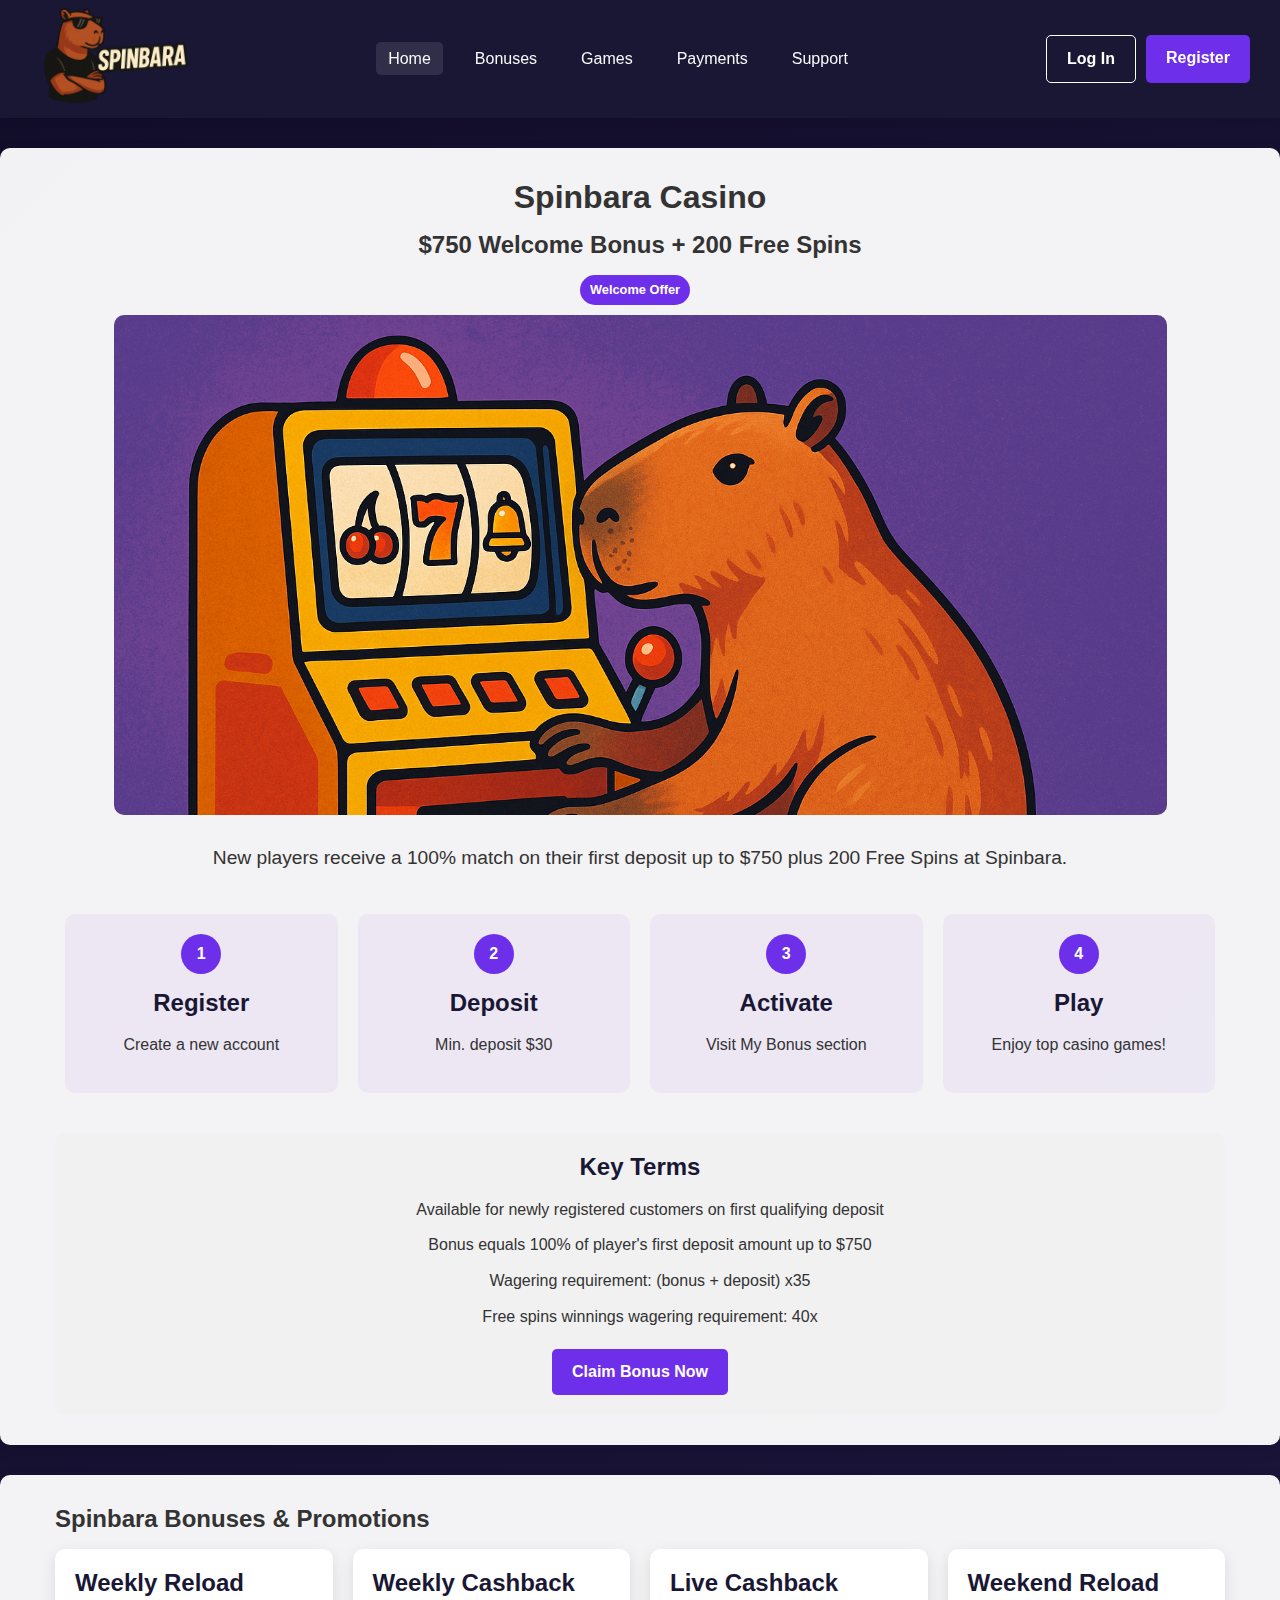
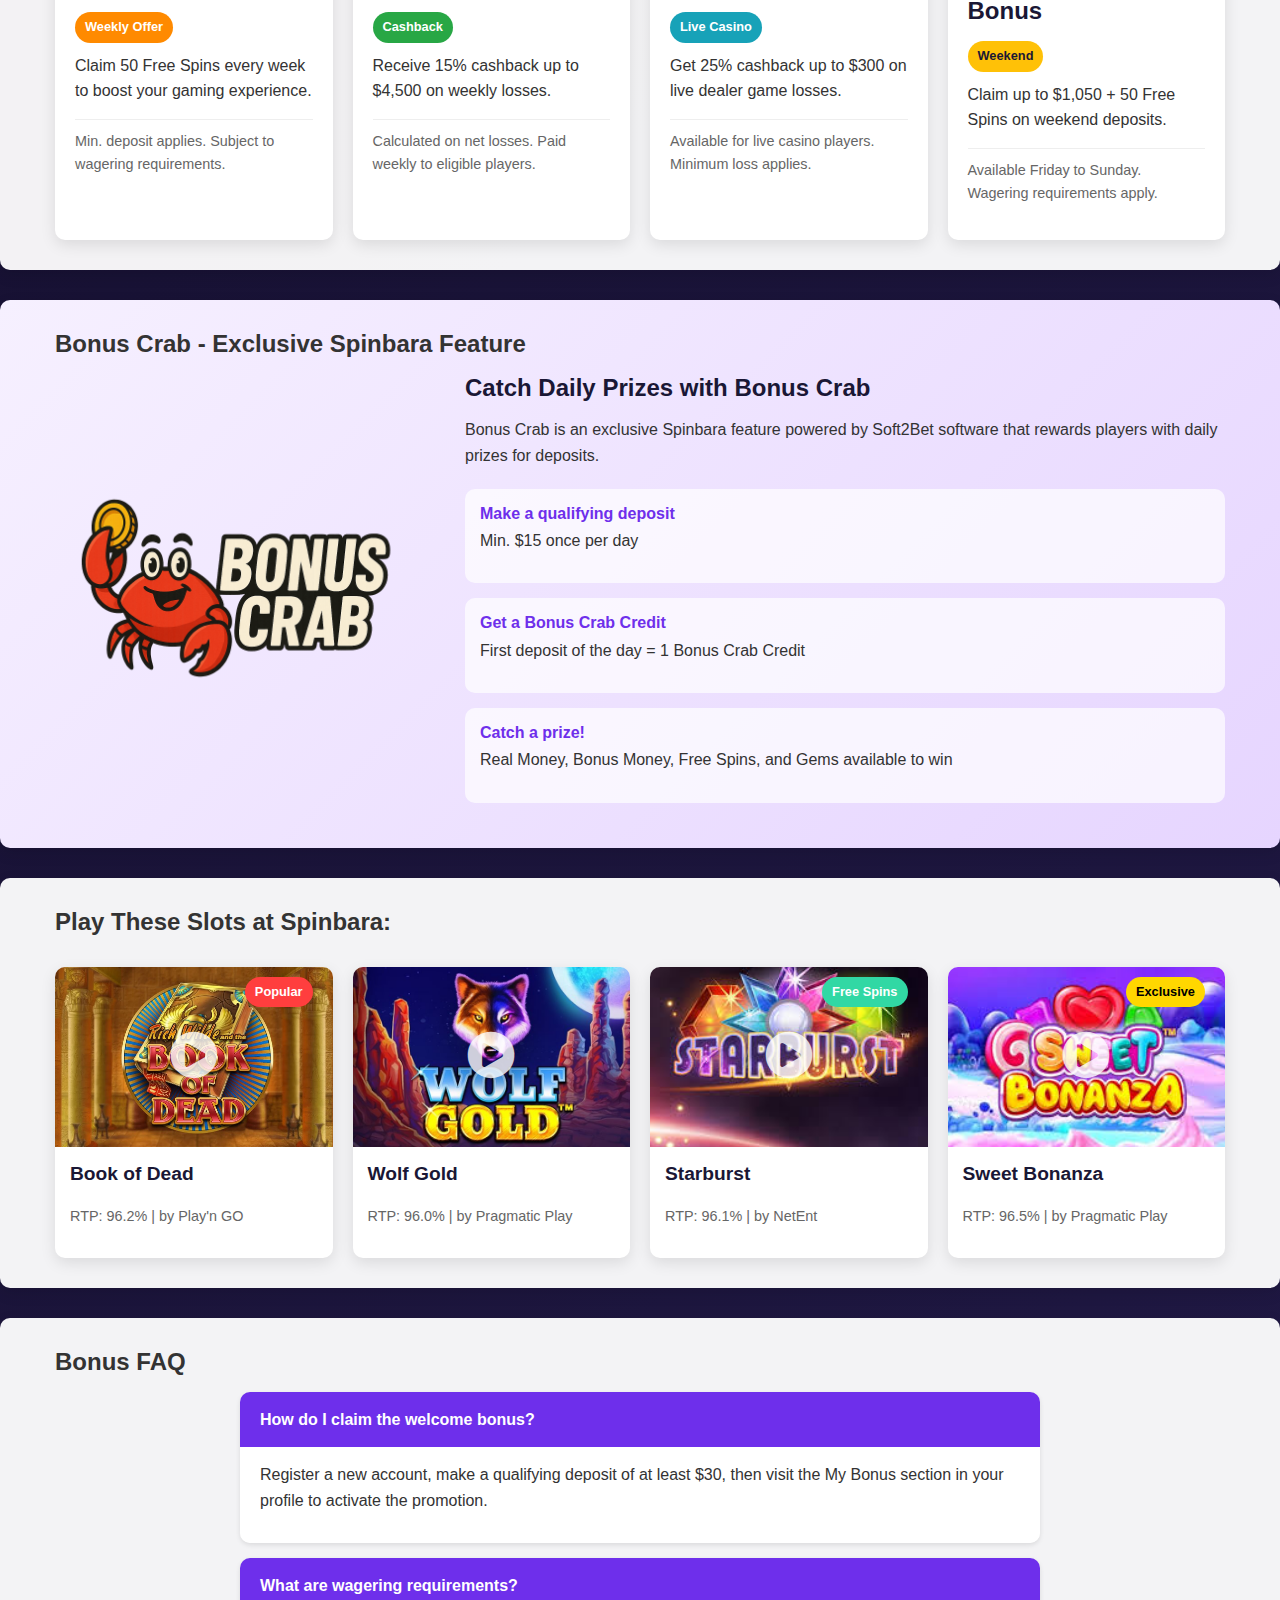
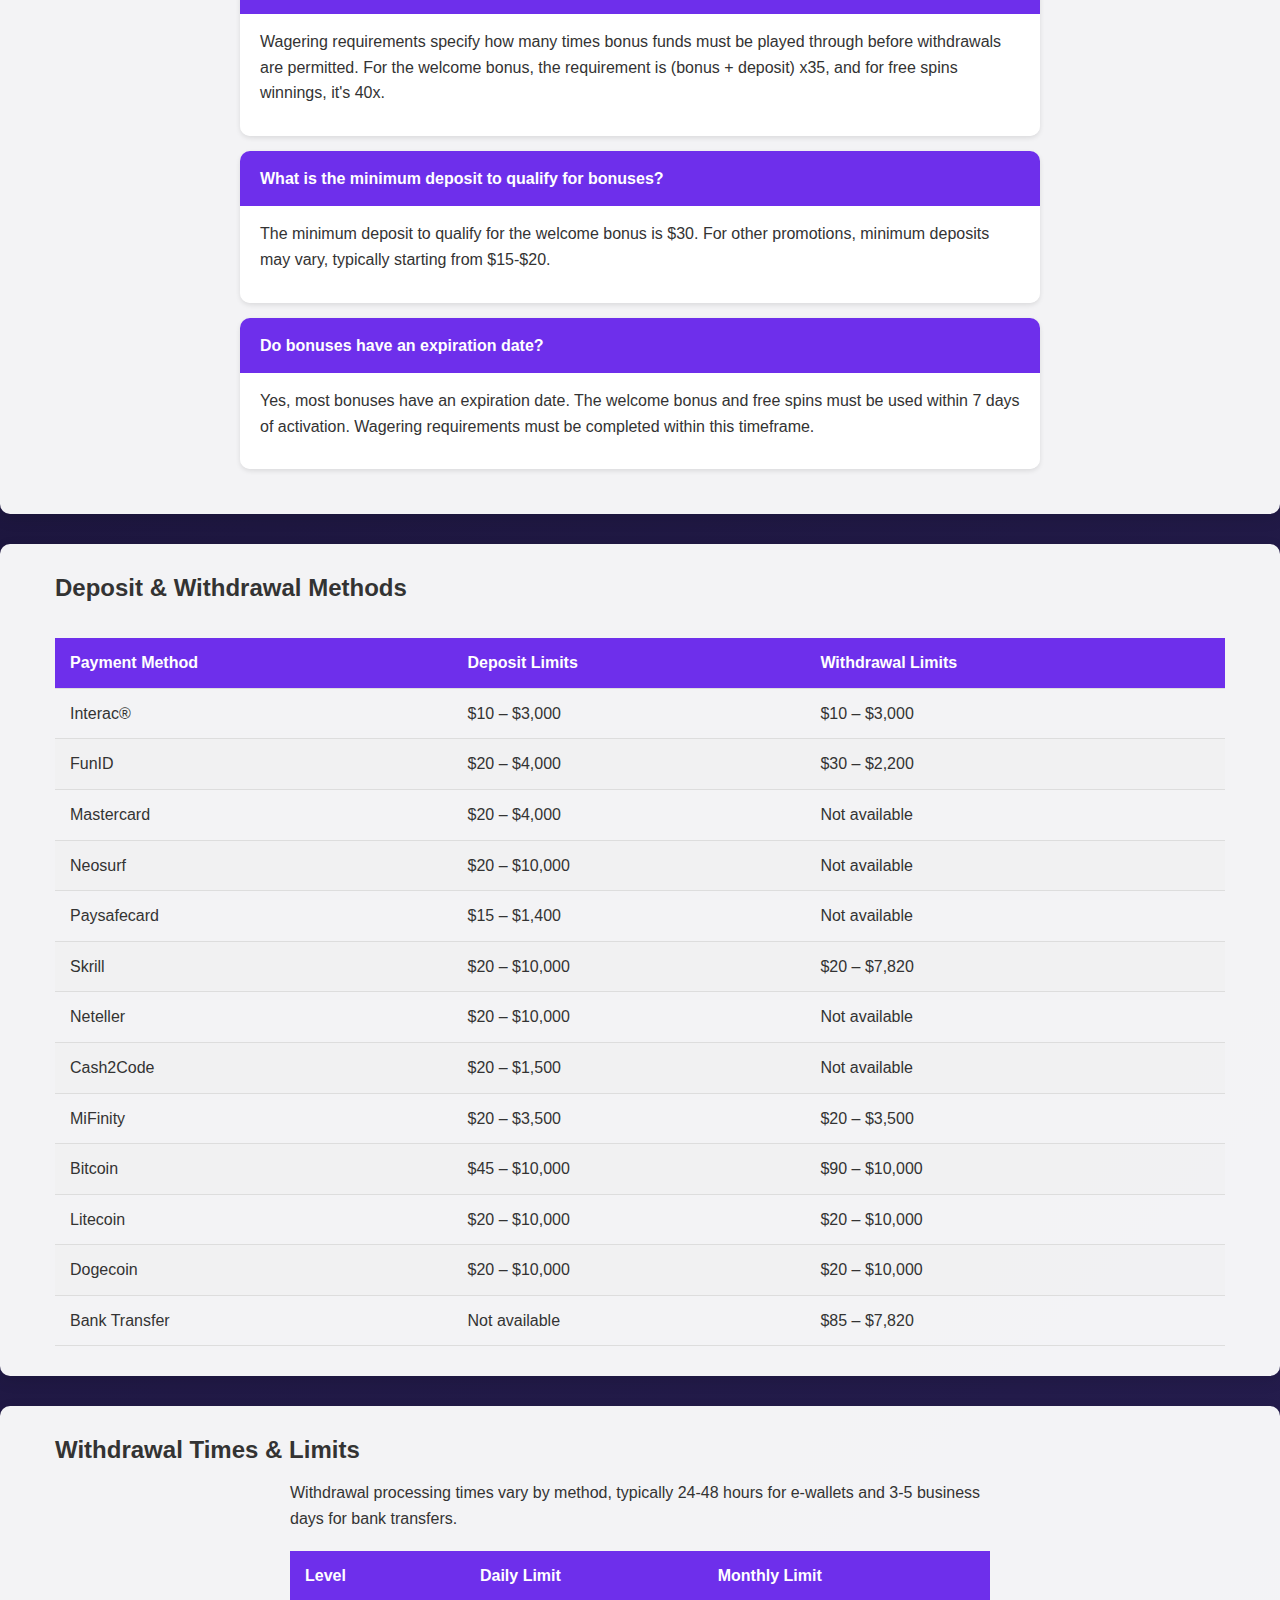
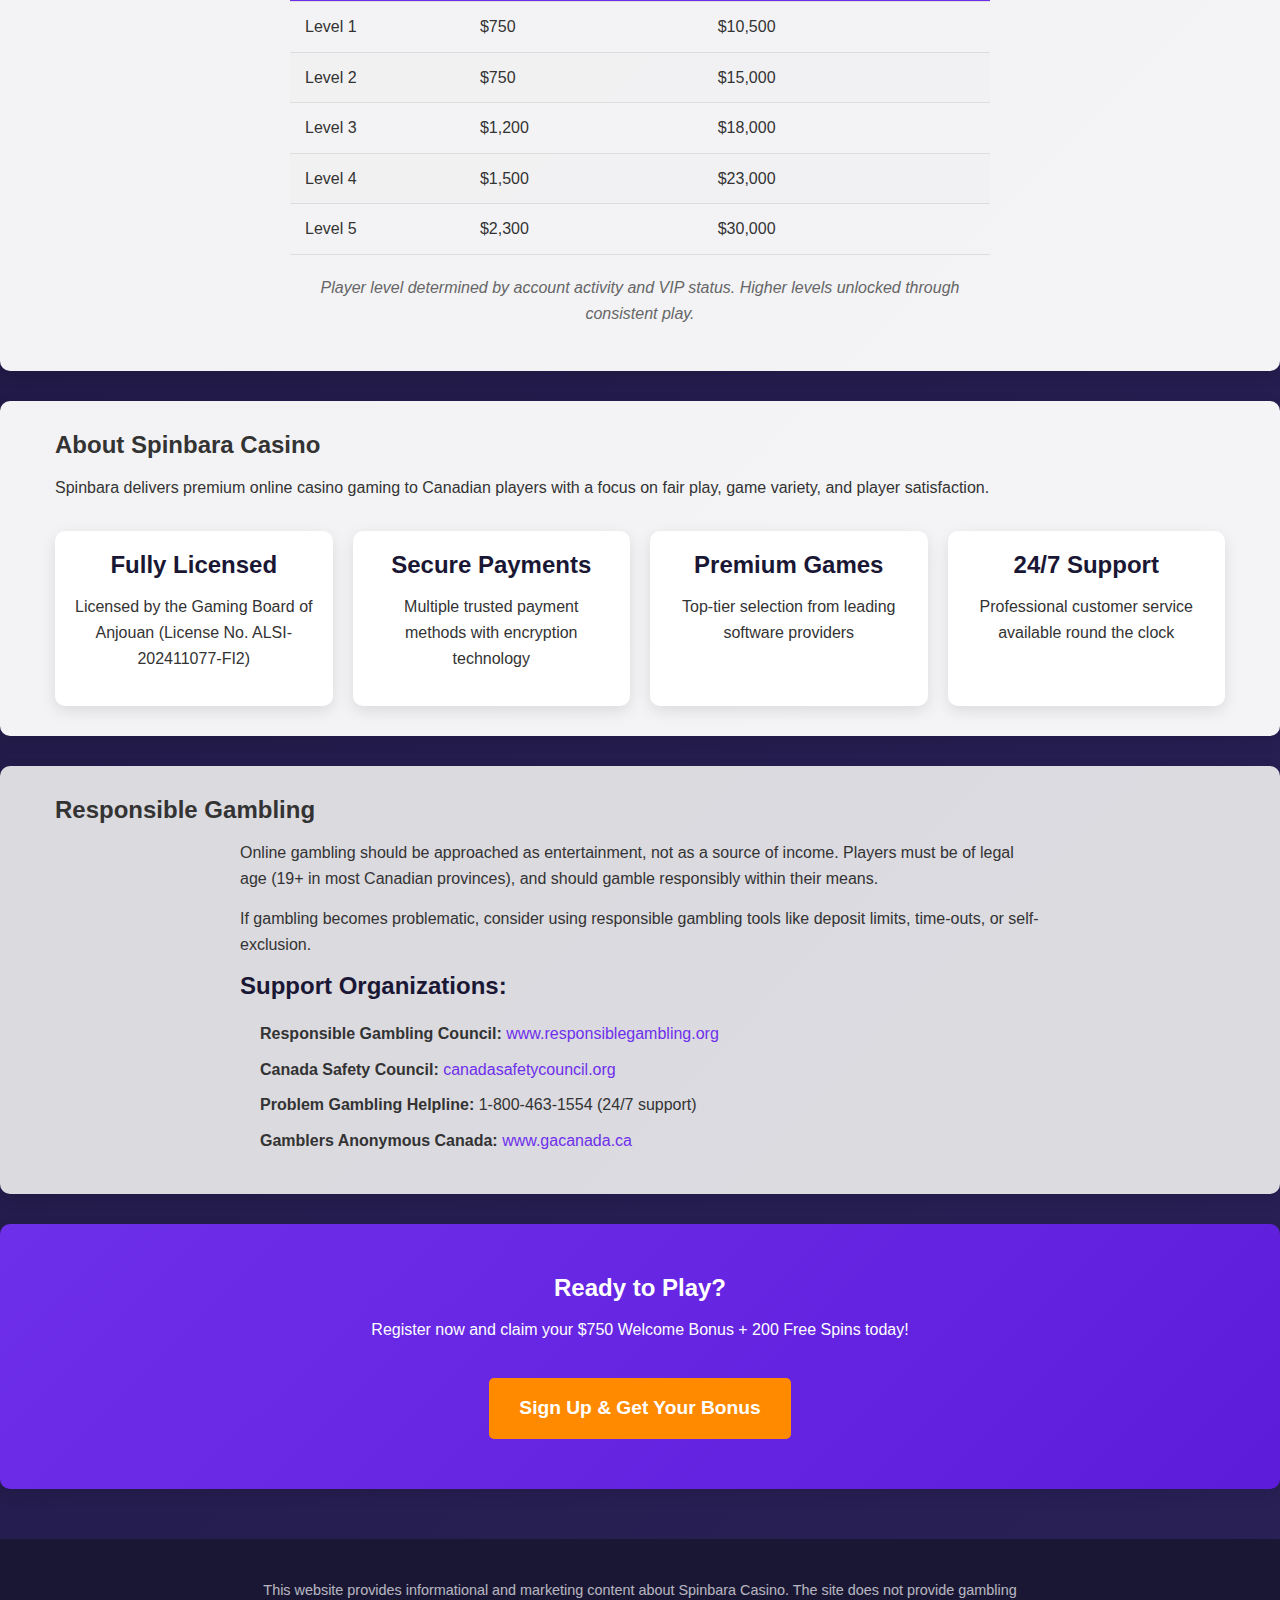
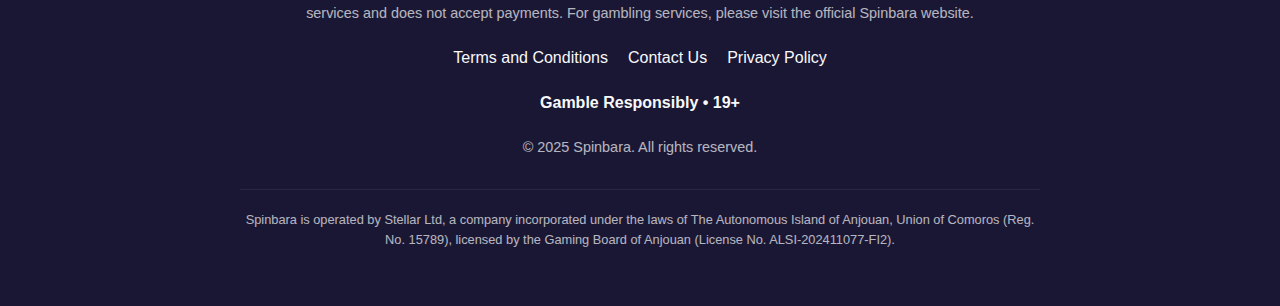
<file: index.html>
<!DOCTYPE html>
<html lang="en-CA">
<head>
    <meta charset="UTF-8">
    <meta name="viewport" content="width=device-width, initial-scale=1.0">
    <title>Spinbara Casino: 100% up to $750 + 200 Free Spins Welcome Bonus For Canada</title>
    <meta name="description" content="Claim Spinbara's $750 welcome bonus with 200 free spins. Enjoy fast payouts, exclusive games, and weekly promotions. Licensed casino for Canadian players.">
    <link rel="stylesheet" href="spinbara-css.css">
    <!-- Font Awesome for icons -->
    <link rel="stylesheet" href="https://cdnjs.cloudflare.com/ajax/libs/font-awesome/5.15.4/css/all.min.css">
</head>
<body>
    <header>
        <div class="logo-container">
            <a href="/">
                <img src="images/logo.png" alt="Spinbara Casino Logo" class="logo" style="margin:-20px 0;">
            </a>
        </div>
        <nav>
            <ul>
                <li><a href="#home" class="active">Home</a></li>
                <li><a href="#bonuses">Bonuses</a></li>
                <li><a href="#games">Games</a></li>
                <li><a href="#payments">Payments</a></li>
                <li><a href="#support">Support</a></li>
            </ul>
        </nav>
        <div class="cta-buttons">
            <a href="#" class="btn btn-secondary">Log In</a>
            <a href="#" class="btn btn-primary">Register</a>
        </div>
    </header>

    <main id="home">
        <!-- Hero Welcome Bonus Section -->
        <section class="hero-bonus" id="bonuses">
            <div class="container">
                <h1>Spinbara Casino</h1>
                <h2>$750 Welcome Bonus + 200 Free Spins</h2>
                <span class="badge badge-primary">Welcome Offer</span>
                <img src="images/spinbara-hero.png" alt="Spinbara Casino Welcome Bonus" class="hero-image">
                <p class="bonus-description">New players receive a 100% match on their first deposit up to $750 plus 200 Free Spins at Spinbara.</p>
                <div class="bonus-steps">
                    <div class="step">
                        <div class="step-number">1</div>
                        <h3>Register</h3>
                        <p>Create a new account</p>
                    </div>
                    <div class="step">
                        <div class="step-number">2</div>
                        <h3>Deposit</h3>
                        <p>Min. deposit $30</p>
                    </div>
                    <div class="step">
                        <div class="step-number">3</div>
                        <h3>Activate</h3>
                        <p>Visit My Bonus section</p>
                    </div>
                    <div class="step">
                        <div class="step-number">4</div>
                        <h3>Play</h3>
                        <p>Enjoy top casino games!</p>
                    </div>
                </div>
                <div class="bonus-terms">
                    <h3>Key Terms</h3>
                    <ul>
                        <li>Available for newly registered customers on first qualifying deposit</li>
                        <li>Bonus equals 100% of player's first deposit amount up to $750</li>
                        <li>Wagering requirement: (bonus + deposit) x35</li>
                        <li>Free spins winnings wagering requirement: 40x</li>
                    </ul>
                    <a href="#" class="btn btn-primary">Claim Bonus Now</a>
                </div>
            </div>
        </section>

        <!-- All Promotions Section -->
        <section class="all-promotions">
            <div class="container">
                <h2>Spinbara Bonuses & Promotions</h2>
                <div class="promotions-grid">
                    <div class="promo-card">
                        <h3>Weekly Reload</h3>
                        <span class="badge badge-secondary">Weekly Offer</span>
                        <p>Claim 50 Free Spins every week to boost your gaming experience.</p>
                        <p class="terms">Min. deposit applies. Subject to wagering requirements.</p>
                    </div>
                    <div class="promo-card">
                        <h3>Weekly Cashback</h3>
                        <span class="badge badge-success">Cashback</span>
                        <p>Receive 15% cashback up to $4,500 on weekly losses.</p>
                        <p class="terms">Calculated on net losses. Paid weekly to eligible players.</p>
                    </div>
                    <div class="promo-card">
                        <h3>Live Cashback</h3>
                        <span class="badge badge-info">Live Casino</span>
                        <p>Get 25% cashback up to $300 on live dealer game losses.</p>
                        <p class="terms">Available for live casino players. Minimum loss applies.</p>
                    </div>
                    <div class="promo-card">
                        <h3>Weekend Reload Bonus</h3>
                        <span class="badge badge-warning">Weekend</span>
                        <p>Claim up to $1,050 + 50 Free Spins on weekend deposits.</p>
                        <p class="terms">Available Friday to Sunday. Wagering requirements apply.</p>
                    </div>
                </div>
            </div>
        </section>

        <!-- Bonus Crab Section -->
        <section class="bonus-crab">
            <div class="container">
                <h2>Bonus Crab - Exclusive Spinbara Feature</h2>
                <div class="crab-content">
                    <div class="crab-image">
                        <img src="images/bonus-crab.png" alt="Spinbara Bonus Crab Feature">
                    </div>
                    <div class="crab-info">
                        <h3>Catch Daily Prizes with Bonus Crab</h3>
                        <p>Bonus Crab is an exclusive Spinbara feature powered by Soft2Bet software that rewards players with daily prizes for deposits.</p>
                        
                        <div class="crab-steps">
                            <div class="crab-step">
                                <h4>Make a qualifying deposit</h4>
                                <p>Min. $15 once per day</p>
                            </div>
                            <div class="crab-step">
                                <h4>Get a Bonus Crab Credit</h4>
                                <p>First deposit of the day = 1 Bonus Crab Credit</p>
                            </div>
                            <div class="crab-step">
                                <h4>Catch a prize!</h4>
                                <p>Real Money, Bonus Money, Free Spins, and Gems available to win</p>
                            </div>
                        </div>
                    </div>
                </div>
            </div>
        </section>

        <!-- Games Portfolio Section -->
        <section class="games-portfolio" id="games">
            <div class="container">
                <h2>Play These Slots at Spinbara:</h2>
                <div class="games-grid">
                    <div class="game-card">
                        <div class="game-image">
                            <img src="images/book-of-dead.jpg" alt="Book of Dead Slot">
                            <div class="play-icon"><i class="fa fa-play-circle"></i></div>
                            <span class="badge badge-popular">Popular</span>
                        </div>
                        <h3>Book of Dead</h3>
                        <p class="game-info">RTP: 96.2% | by Play'n GO</p>
                    </div>
                    <div class="game-card">
                        <div class="game-image">
                            <img src="images/wolf-gold.jpg" alt="Wolf Gold Slot">
                            <div class="play-icon"><i class="fa fa-play-circle"></i></div>
                        </div>
                        <h3>Wolf Gold</h3>
                        <p class="game-info">RTP: 96.0% | by Pragmatic Play</p>
                    </div>
                    <div class="game-card">
                        <div class="game-image">
                            <img src="images/starburst.jpeg" alt="Starburst Slot">
                            <div class="play-icon"><i class="fa fa-play-circle"></i></div>
                            <span class="badge badge-freespins">Free Spins</span>
                        </div>
                        <h3>Starburst</h3>
                        <p class="game-info">RTP: 96.1% | by NetEnt</p>
                    </div>
                    <div class="game-card">
                        <div class="game-image">
                            <img src="images/sweet-bonanza.jpeg" alt="Sweet Bonanza Slot">
                            <div class="play-icon"><i class="fa fa-play-circle"></i></div>
                            <span class="badge badge-exclusive">Exclusive</span>
                        </div>
                        <h3>Sweet Bonanza</h3>
                        <p class="game-info">RTP: 96.5% | by Pragmatic Play</p>
                    </div>
                </div>
            </div>
        </section>

        <!-- FAQ Section -->
        <section class="faq-section">
            <div class="container">
                <h2>Bonus FAQ</h2>
                <div class="faq-container">
                    <div class="faq-item">
                        <div class="faq-question">How do I claim the welcome bonus?</div>
                        <div class="faq-answer">
                            <p>Register a new account, make a qualifying deposit of at least $30, then visit the My Bonus section in your profile to activate the promotion.</p>
                        </div>
                    </div>
                    <div class="faq-item">
                        <div class="faq-question">What are wagering requirements?</div>
                        <div class="faq-answer">
                            <p>Wagering requirements specify how many times bonus funds must be played through before withdrawals are permitted. For the welcome bonus, the requirement is (bonus + deposit) x35, and for free spins winnings, it's 40x.</p>
                        </div>
                    </div>
                    <div class="faq-item">
                        <div class="faq-question">What is the minimum deposit to qualify for bonuses?</div>
                        <div class="faq-answer">
                            <p>The minimum deposit to qualify for the welcome bonus is $30. For other promotions, minimum deposits may vary, typically starting from $15-$20.</p>
                        </div>
                    </div>
                    <div class="faq-item">
                        <div class="faq-question">Do bonuses have an expiration date?</div>
                        <div class="faq-answer">
                            <p>Yes, most bonuses have an expiration date. The welcome bonus and free spins must be used within 7 days of activation. Wagering requirements must be completed within this timeframe.</p>
                        </div>
                    </div>
                </div>
            </div>
        </section>

        <!-- Payment Methods Section -->
        <section class="payment-methods" id="payments">
            <div class="container">
                <h2>Deposit & Withdrawal Methods</h2>
                <div class="table-responsive">
                    <table class="payment-table">
                        <thead>
                            <tr>
                                <th>Payment Method</th>
                                <th>Deposit Limits</th>
                                <th>Withdrawal Limits</th>
                            </tr>
                        </thead>
                        <tbody>
                            <tr>
                                <td>Interac®</td>
                                <td>$10 – $3,000</td>
                                <td>$10 – $3,000</td>
                            </tr>
                            <tr>
                                <td>FunID</td>
                                <td>$20 – $4,000</td>
                                <td>$30 – $2,200</td>
                            </tr>
                            <tr>
                                <td>Mastercard</td>
                                <td>$20 – $4,000</td>
                                <td>Not available</td>
                            </tr>
                            <tr>
                                <td>Neosurf</td>
                                <td>$20 – $10,000</td>
                                <td>Not available</td>
                            </tr>
                            <tr>
                                <td>Paysafecard</td>
                                <td>$15 – $1,400</td>
                                <td>Not available</td>
                            </tr>
                            <tr>
                                <td>Skrill</td>
                                <td>$20 – $10,000</td>
                                <td>$20 – $7,820</td>
                            </tr>
                            <tr>
                                <td>Neteller</td>
                                <td>$20 – $10,000</td>
                                <td>Not available</td>
                            </tr>
                            <tr>
                                <td>Cash2Code</td>
                                <td>$20 – $1,500</td>
                                <td>Not available</td>
                            </tr>
                            <tr>
                                <td>MiFinity</td>
                                <td>$20 – $3,500</td>
                                <td>$20 – $3,500</td>
                            </tr>
                            <tr>
                                <td>Bitcoin</td>
                                <td>$45 – $10,000</td>
                                <td>$90 – $10,000</td>
                            </tr>
                            <tr>
                                <td>Litecoin</td>
                                <td>$20 – $10,000</td>
                                <td>$20 – $10,000</td>
                            </tr>
                            <tr>
                                <td>Dogecoin</td>
                                <td>$20 – $10,000</td>
                                <td>$20 – $10,000</td>
                            </tr>
                            <tr>
                                <td>Bank Transfer</td>
                                <td>Not available</td>
                                <td>$85 – $7,820</td>
                            </tr>
                        </tbody>
                    </table>
                </div>
            </div>
        </section>

        <!-- Withdrawal Limits Section -->
        <section class="withdrawal-limits">
            <div class="container">
                <h2>Withdrawal Times & Limits</h2>
                <div class="limits-info">
                    <p>Withdrawal processing times vary by method, typically 24-48 hours for e-wallets and 3-5 business days for bank transfers.</p>
                    
                    <div class="limits-table">
                        <table>
                            <thead>
                                <tr>
                                    <th>Level</th>
                                    <th>Daily Limit</th>
                                    <th>Monthly Limit</th>
                                </tr>
                            </thead>
                            <tbody>
                                <tr>
                                    <td>Level 1</td>
                                    <td>$750</td>
                                    <td>$10,500</td>
                                </tr>
                                <tr>
                                    <td>Level 2</td>
                                    <td>$750</td>
                                    <td>$15,000</td>
                                </tr>
                                <tr>
                                    <td>Level 3</td>
                                    <td>$1,200</td>
                                    <td>$18,000</td>
                                </tr>
                                <tr>
                                    <td>Level 4</td>
                                    <td>$1,500</td>
                                    <td>$23,000</td>
                                </tr>
                                <tr>
                                    <td>Level 5</td>
                                    <td>$2,300</td>
                                    <td>$30,000</td>
                                </tr>
                            </tbody>
                        </table>
                    </div>
                    
                    <p class="note">Player level determined by account activity and VIP status. Higher levels unlocked through consistent play.</p>
                </div>
            </div>
        </section>

        <!-- About Casino Section -->
        <section class="about-casino">
            <div class="container">
                <h2>About Spinbara Casino</h2>
                <p>Spinbara delivers premium online casino gaming to Canadian players with a focus on fair play, game variety, and player satisfaction.</p>
                
                <div class="benefits-list">
                    <div class="benefit-item">
                        <i class="icon-license"></i>
                        <h3>Fully Licensed</h3>
                        <p>Licensed by the Gaming Board of Anjouan (License No. ALSI-202411077-FI2)</p>
                    </div>
                    <div class="benefit-item">
                        <i class="icon-payments"></i>
                        <h3>Secure Payments</h3>
                        <p>Multiple trusted payment methods with encryption technology</p>
                    </div>
                    <div class="benefit-item">
                        <i class="icon-games"></i>
                        <h3>Premium Games</h3>
                        <p>Top-tier selection from leading software providers</p>
                    </div>
                    <div class="benefit-item">
                        <i class="icon-support"></i>
                        <h3>24/7 Support</h3>
                        <p>Professional customer service available round the clock</p>
                    </div>
                </div>
            </div>
        </section>

        <!-- Responsible Gambling Section -->
        <section class="responsible-gambling" id="support">
            <div class="container">
                <h2>Responsible Gambling</h2>
                <div class="responsible-content">
                    <p>Online gambling should be approached as entertainment, not as a source of income. Players must be of legal age (19+ in most Canadian provinces), and should gamble responsibly within their means.</p>
                    <p>If gambling becomes problematic, consider using responsible gambling tools like deposit limits, time-outs, or self-exclusion.</p>
                    
                    <h3>Support Organizations:</h3>
                    <ul class="support-orgs">
                        <li><strong>Responsible Gambling Council:</strong> <a href="https://www.responsiblegambling.org" target="_blank" rel="nofollow">www.responsiblegambling.org</a></li>
                        <li><strong>Canada Safety Council:</strong> <a href="https://canadasafetycouncil.org" target="_blank" rel="nofollow">canadasafetycouncil.org</a></li>
                        <li><strong>Problem Gambling Helpline:</strong> 1-800-463-1554 (24/7 support)</li>
                        <li><strong>Gamblers Anonymous Canada:</strong> <a href="https://www.gacanada.ca" target="_blank" rel="nofollow">www.gacanada.ca</a></li>
                    </ul>
                </div>
            </div>
        </section>

        <!-- CTA Section -->
        <section class="cta-section">
            <div class="container">
                <h2>Ready to Play?</h2>
                <p>Register now and claim your $750 Welcome Bonus + 200 Free Spins today!</p>
                <a href="#" class="btn btn-large">Sign Up & Get Your Bonus</a>
            </div>
        </section>
    </main>

    <footer>
        <div class="container">
            <div class="footer-info">
                <p class="disclaimer">This website provides informational and marketing content about Spinbara Casino. The site does not provide gambling services and does not accept payments. For gambling services, please visit the official Spinbara website.</p>
                
                <div class="footer-links">
                    <a href="#">Terms and Conditions</a>
                    <a href="#">Contact Us</a>
                    <a href="#">Privacy Policy</a>
                </div>
                
                <p class="responsible-message">Gamble Responsibly • 19+</p>
                <p class="copyright">© 2025 Spinbara. All rights reserved.</p>
            </div>
            
            <div class="operator-info">
                <p>Spinbara is operated by Stellar Ltd, a company incorporated under the laws of The Autonomous Island of Anjouan, Union of Comoros (Reg. No. 15789), licensed by the Gaming Board of Anjouan (License No. ALSI-202411077-FI2).</p>
            </div>
        </div>
    </footer>
</body>
</html>
</file>
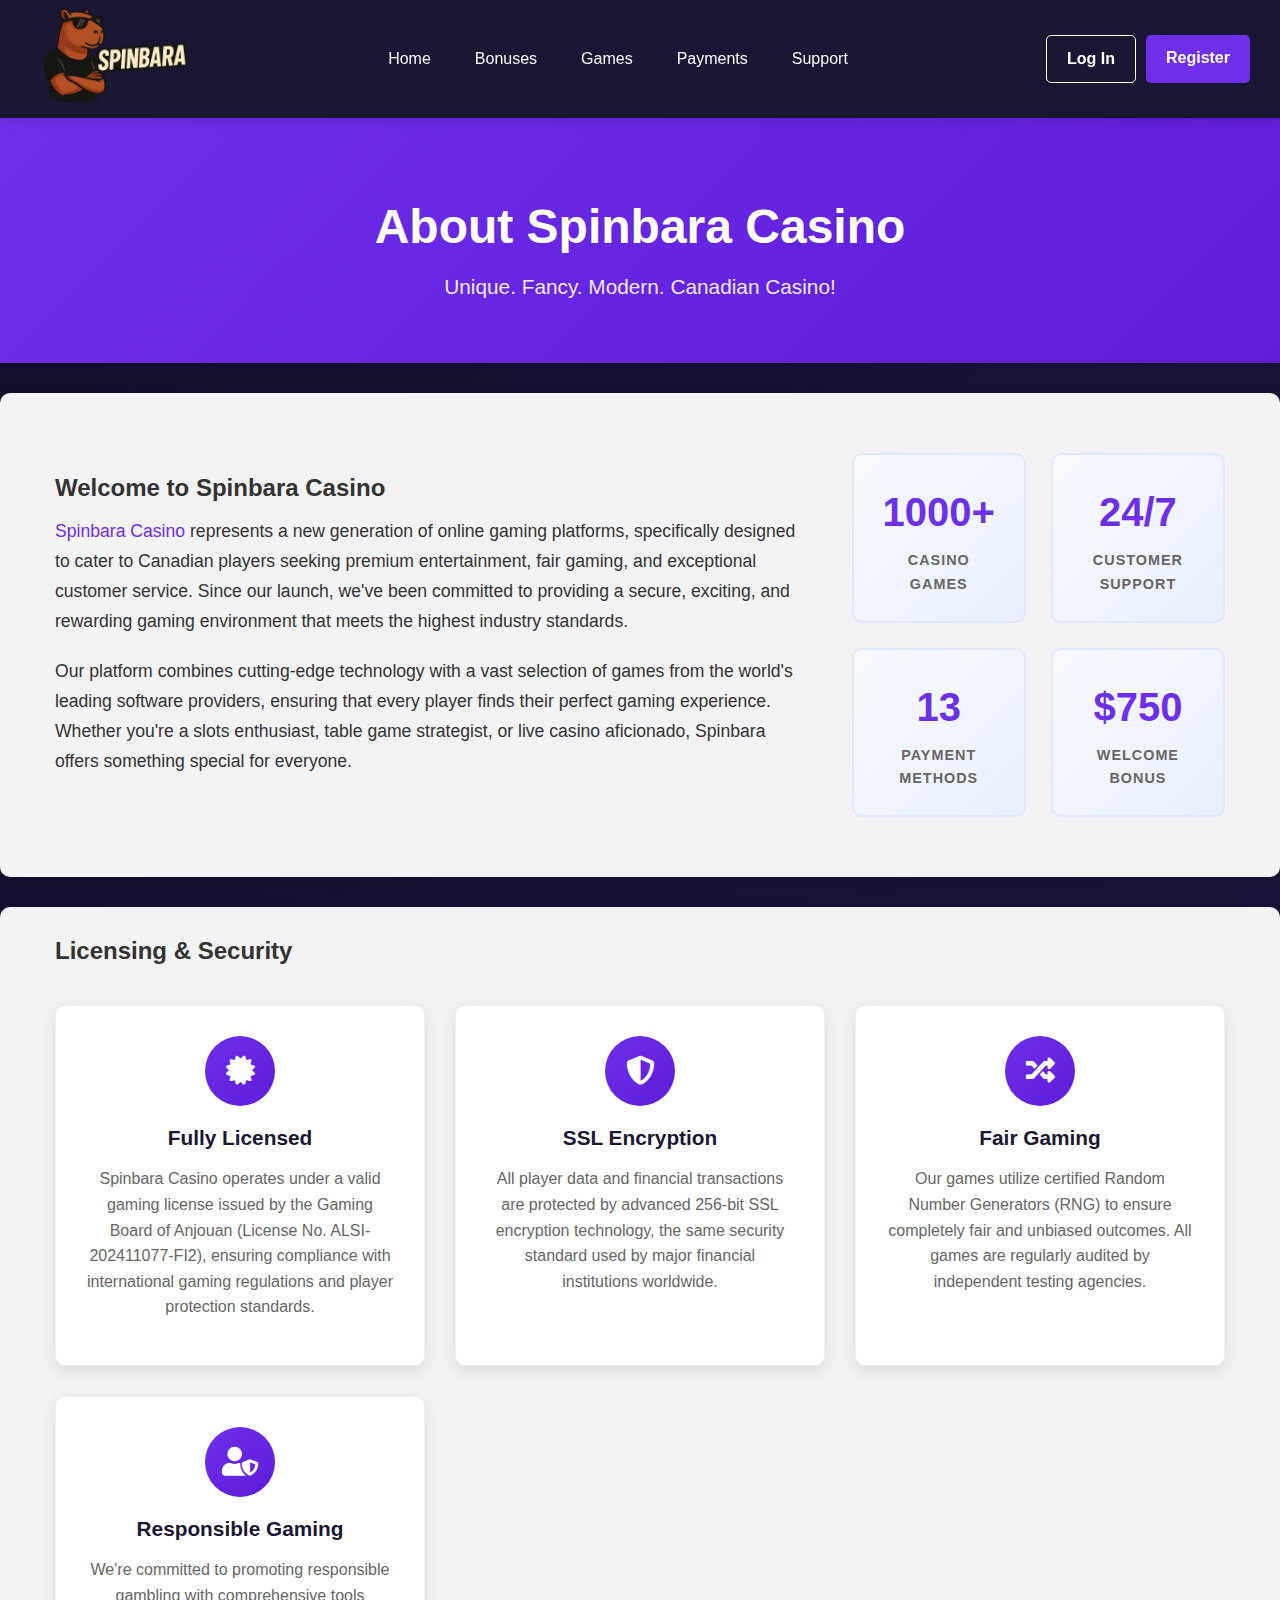
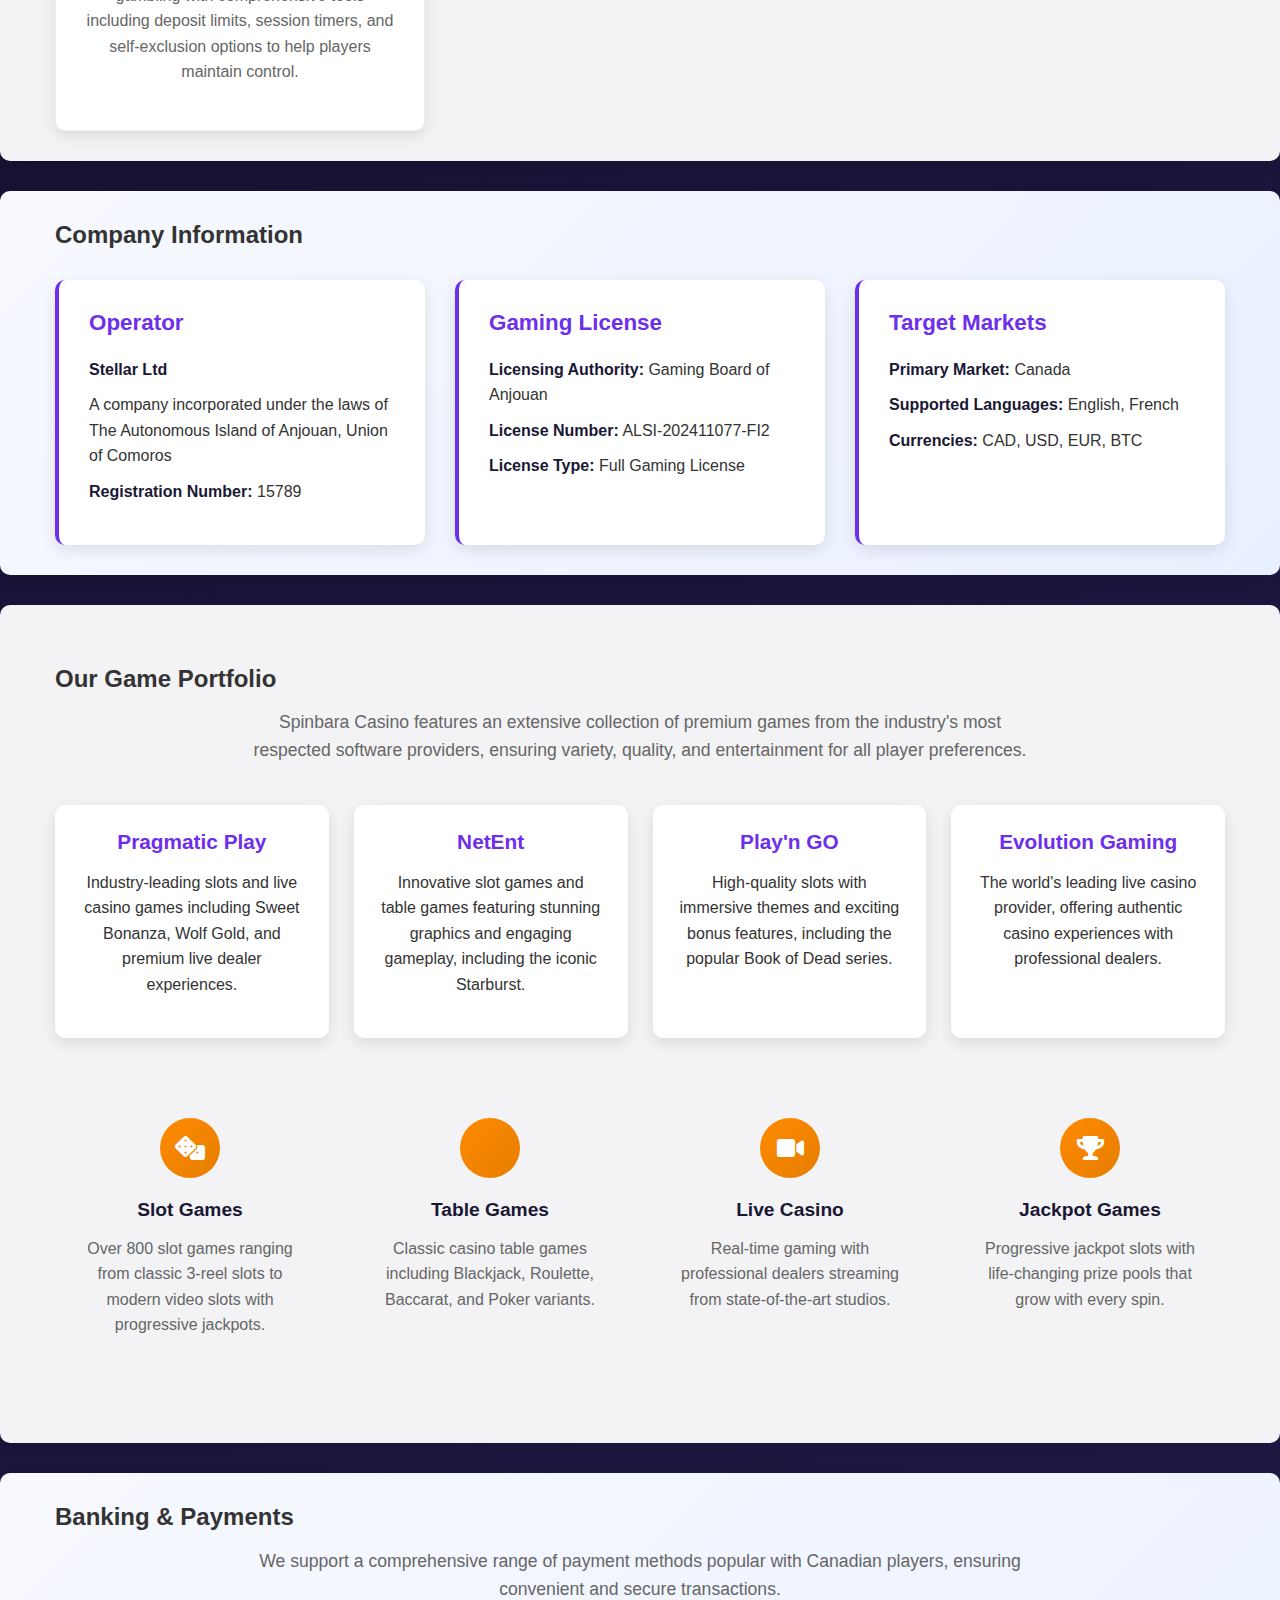
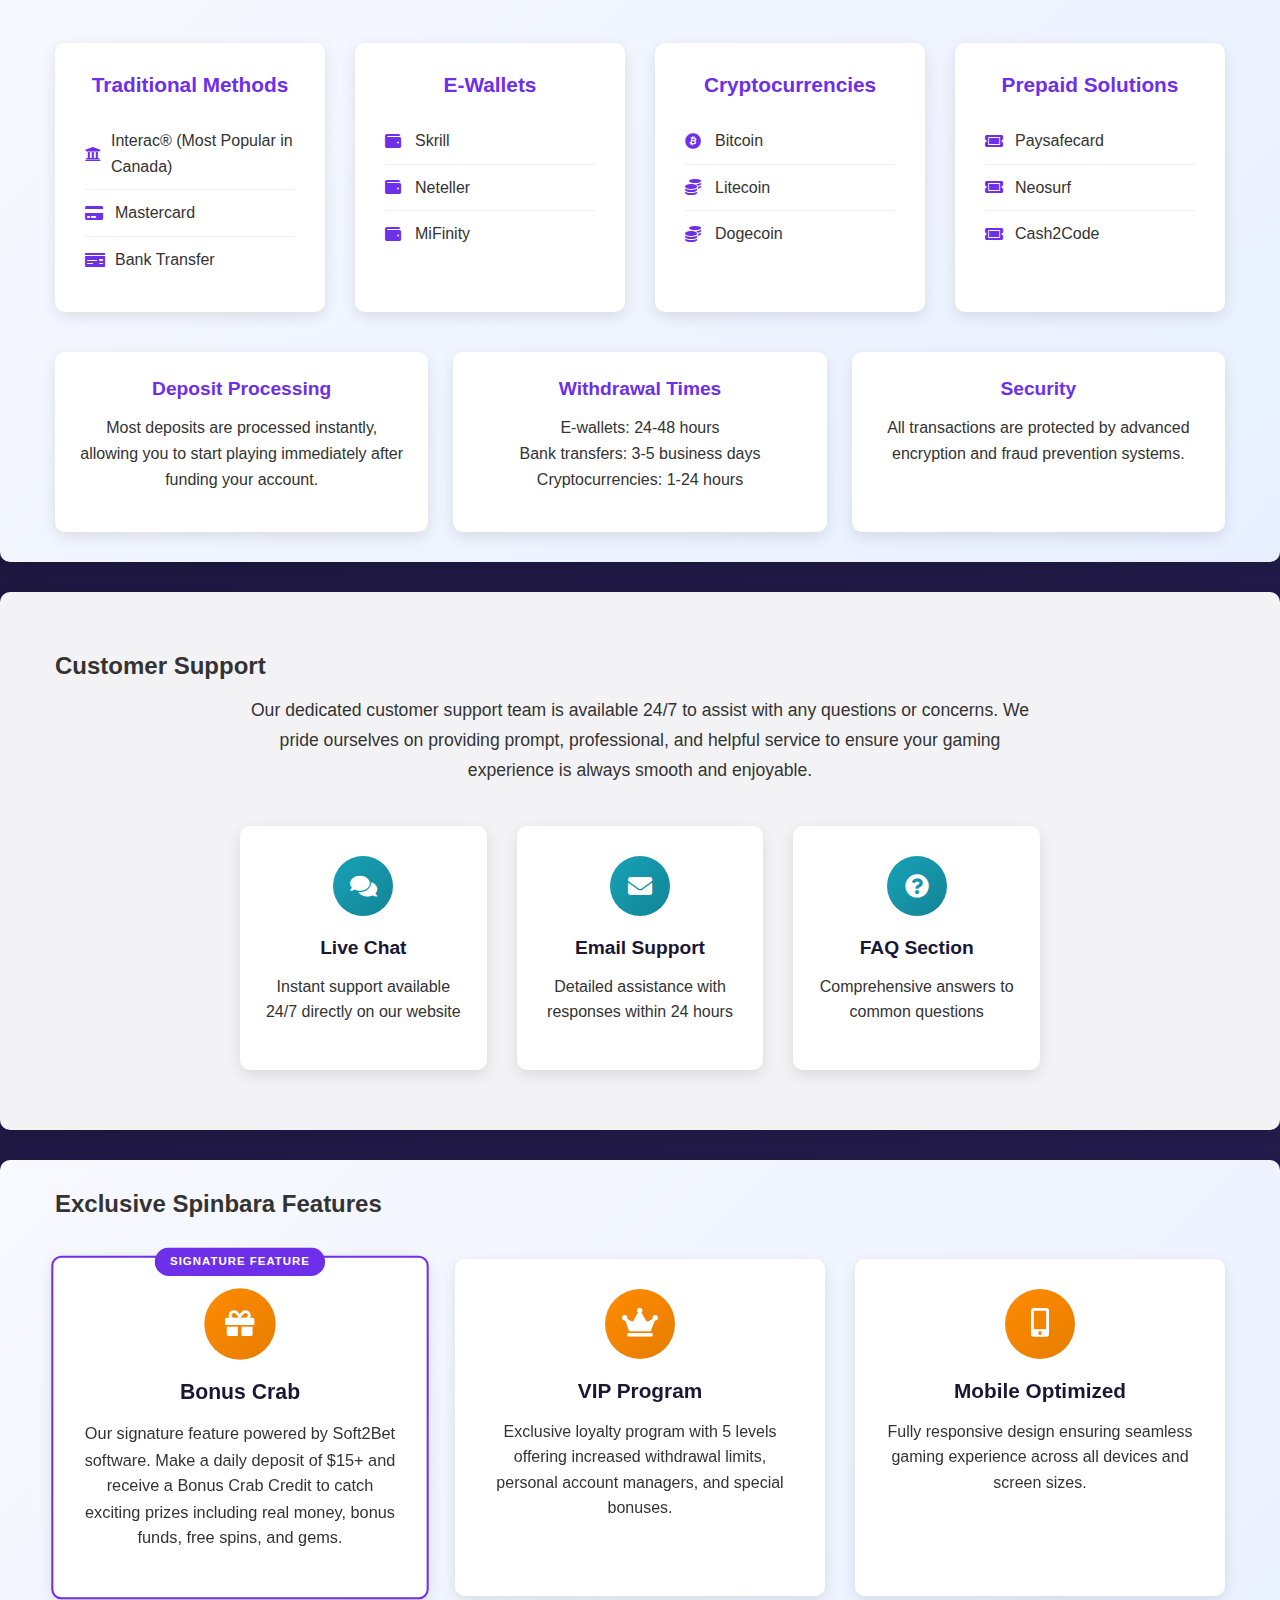
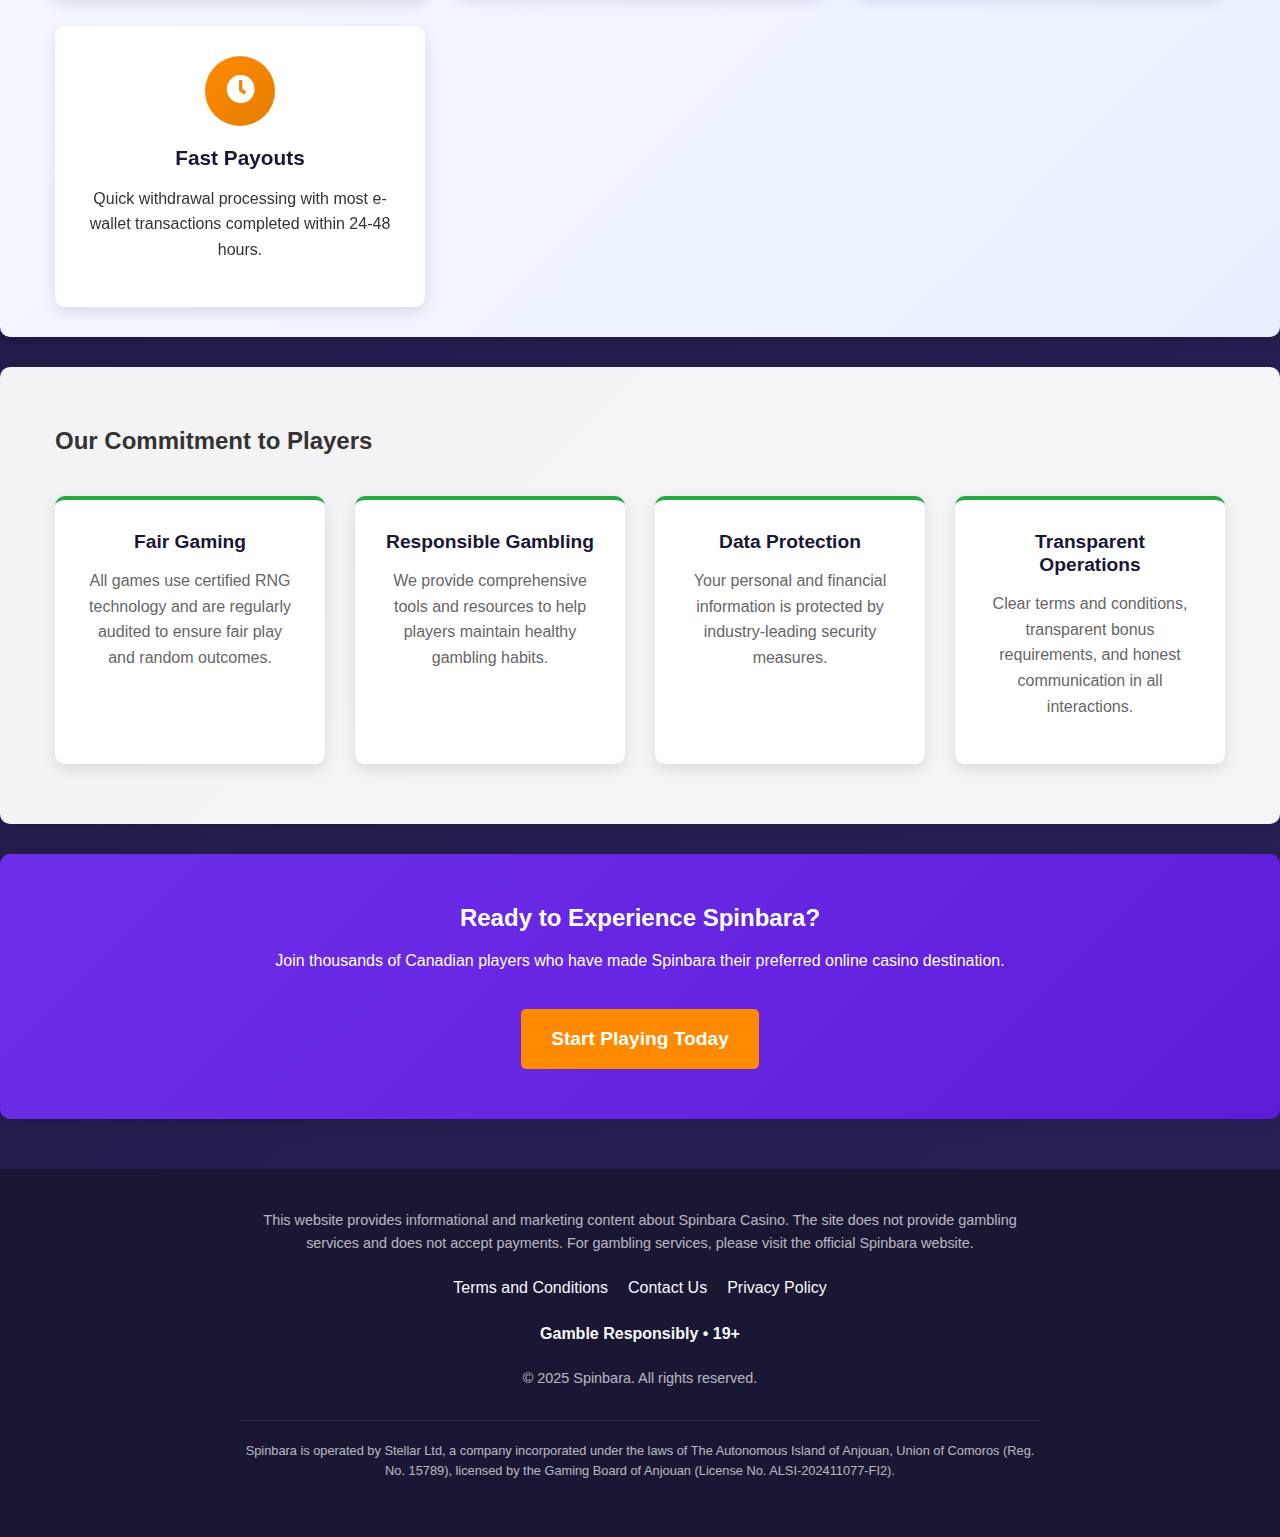
<file: about.html>
<!DOCTYPE html>
<html lang="en-CA">
<head>
    <meta charset="UTF-8">
    <meta name="viewport" content="width=device-width, initial-scale=1.0">
    <title>About Spinbara Casino - Licensed Online Casino for Canadian Players</title>
    <meta name="description" content="Learn about Spinbara Casino - a licensed online casino offering premium gaming experience to Canadian players with secure payments, fair gaming, and 24/7 support.">
    <link rel="stylesheet" href="spinbara-css.css">
    <link rel="stylesheet" href="about-page.css">
    <link rel="icon" href="favicon.webp" type="image/webp" sizes="32x32">
    <!-- Font Awesome for icons -->
    <link rel="stylesheet" href="https://cdnjs.cloudflare.com/ajax/libs/font-awesome/5.15.4/css/all.min.css">
</head>
<body>
    <header>
        <div class="logo-container">
            <a href="/">
                <img src="images/logo.png" alt="Spinbara Casino Logo" class="logo" style="margin:-20px 0;">
            </a>
        </div>
        <nav>
            <ul>
                <li><a href="/">Home</a></li>
                <li><a href="/bonus">Bonuses</a></li>
                <li><a href="/games">Games</a></li>
                <li><a href="/banking">Payments</a></li>
                <li><a href="#support">Support</a></li>
            </ul>
        </nav>
        <div class="cta-buttons">
            <a href="/visit" class="btn btn-secondary">Log In</a>
            <a href="/visit" class="btn btn-primary">Register</a>
        </div>
    </header>

    <main class="about-main">
        <!-- Hero Section -->
        <section class="about-hero">
            <div class="container">
                <h1>About Spinbara Casino</h1>
                <p class="hero-subtitle">Unique. Fancy. Modern. Canadian Casino!</p>
            </div>
        </section>

        <!-- Casino Overview -->
        <section class="casino-overview">
            <div class="container">
                <div class="overview-content">
                    <div class="overview-text">
                        <h2>Welcome to Spinbara Casino</h2>
                        <p><a class="underline hover:no-underline" href="/">Spinbara Casino</a> represents a new generation of online gaming platforms, specifically designed to cater to Canadian players seeking premium entertainment, fair gaming, and exceptional customer service. Since our launch, we've been committed to providing a secure, exciting, and rewarding gaming environment that meets the highest industry standards.</p>
                        
                        <p>Our platform combines cutting-edge technology with a vast selection of games from the world's leading software providers, ensuring that every player finds their perfect gaming experience. Whether you're a slots enthusiast, table game strategist, or live casino aficionado, Spinbara offers something special for everyone.</p>
                    </div>
                    <div class="overview-stats">
                        <div class="stat-item">
                            <div class="stat-number">1000+</div>
                            <div class="stat-label">Casino Games</div>
                        </div>
                        <div class="stat-item">
                            <div class="stat-number">24/7</div>
                            <div class="stat-label">Customer Support</div>
                        </div>
                        <div class="stat-item">
                            <div class="stat-number">13</div>
                            <div class="stat-label">Payment Methods</div>
                        </div>
                        <div class="stat-item">
                            <div class="stat-number">$750</div>
                            <div class="stat-label">Welcome Bonus</div>
                        </div>
                    </div>
                </div>
            </div>
        </section>

        <!-- Licensing & Security -->
        <section class="licensing-security">
            <div class="container">
                <h2>Licensing & Security</h2>
                <div class="security-grid">
                    <div class="security-card">
                        <div class="security-icon">
                            <i class="fas fa-certificate"></i>
                        </div>
                        <h3>Fully Licensed</h3>
                        <p>Spinbara Casino operates under a valid gaming license issued by the Gaming Board of Anjouan (License No. ALSI-202411077-FI2), ensuring compliance with international gaming regulations and player protection standards.</p>
                    </div>
                    <div class="security-card">
                        <div class="security-icon">
                            <i class="fas fa-shield-alt"></i>
                        </div>
                        <h3>SSL Encryption</h3>
                        <p>All player data and financial transactions are protected by advanced 256-bit SSL encryption technology, the same security standard used by major financial institutions worldwide.</p>
                    </div>
                    <div class="security-card">
                        <div class="security-icon">
                            <i class="fas fa-random"></i>
                        </div>
                        <h3>Fair Gaming</h3>
                        <p>Our games utilize certified Random Number Generators (RNG) to ensure completely fair and unbiased outcomes. All games are regularly audited by independent testing agencies.</p>
                    </div>
                    <div class="security-card">
                        <div class="security-icon">
                            <i class="fas fa-user-shield"></i>
                        </div>
                        <h3>Responsible Gaming</h3>
                        <p>We're committed to promoting responsible gambling with comprehensive tools including deposit limits, session timers, and self-exclusion options to help players maintain control.</p>
                    </div>
                </div>
            </div>
        </section>

        <!-- Company Information -->
        <section class="company-info">
            <div class="container">
                <h2>Company Information</h2>
                <div class="company-details">
                    <div class="company-card">
                        <h3>Operator</h3>
                        <p><strong>Stellar Ltd</strong></p>
                        <p>A company incorporated under the laws of The Autonomous Island of Anjouan, Union of Comoros</p>
                        <p><strong>Registration Number:</strong> 15789</p>
                    </div>
                    <div class="company-card">
                        <h3>Gaming License</h3>
                        <p><strong>Licensing Authority:</strong> Gaming Board of Anjouan</p>
                        <p><strong>License Number:</strong> ALSI-202411077-FI2</p>
                        <p><strong>License Type:</strong> Full Gaming License</p>
                    </div>
                    <div class="company-card">
                        <h3>Target Markets</h3>
                        <p><strong>Primary Market:</strong> Canada</p>
                        <p><strong>Supported Languages:</strong> English, French</p>
                        <p><strong>Currencies:</strong> CAD, USD, EUR, BTC</p>
                    </div>
                </div>
            </div>
        </section>

        <!-- Game Portfolio -->
        <section class="game-portfolio">
            <div class="container">
                <h2>Our Game Portfolio</h2>
                <p class="section-intro">Spinbara Casino features an extensive collection of premium games from the industry's most respected software providers, ensuring variety, quality, and entertainment for all player preferences.</p>
                
                <div class="providers-grid">
                    <div class="provider-card">
                        <h3>Pragmatic Play</h3>
                        <p>Industry-leading slots and live casino games including Sweet Bonanza, Wolf Gold, and premium live dealer experiences.</p>
                    </div>
                    <div class="provider-card">
                        <h3>NetEnt</h3>
                        <p>Innovative slot games and table games featuring stunning graphics and engaging gameplay, including the iconic Starburst.</p>
                    </div>
                    <div class="provider-card">
                        <h3>Play'n GO</h3>
                        <p>High-quality slots with immersive themes and exciting bonus features, including the popular Book of Dead series.</p>
                    </div>
                    <div class="provider-card">
                        <h3>Evolution Gaming</h3>
                        <p>The world's leading live casino provider, offering authentic casino experiences with professional dealers.</p>
                    </div>
                </div>

                <div class="game-categories">
                    <div class="category-item">
                        <div class="category-icon">
                            <i class="fas fa-dice"></i>
                        </div>
                        <h4>Slot Games</h4>
                        <p>Over 800 slot games ranging from classic 3-reel slots to modern video slots with progressive jackpots.</p>
                    </div>
                    <div class="category-item">
                        <div class="category-icon">
                            <i class="fas fa-spade"></i>
                        </div>
                        <h4>Table Games</h4>
                        <p>Classic casino table games including Blackjack, Roulette, Baccarat, and Poker variants.</p>
                    </div>
                    <div class="category-item">
                        <div class="category-icon">
                            <i class="fas fa-video"></i>
                        </div>
                        <h4>Live Casino</h4>
                        <p>Real-time gaming with professional dealers streaming from state-of-the-art studios.</p>
                    </div>
                    <div class="category-item">
                        <div class="category-icon">
                            <i class="fas fa-trophy"></i>
                        </div>
                        <h4>Jackpot Games</h4>
                        <p>Progressive jackpot slots with life-changing prize pools that grow with every spin.</p>
                    </div>
                </div>
            </div>
        </section>

        <!-- Banking & Payments -->
        <section class="banking-payments">
            <div class="container">
                <h2>Banking & Payments</h2>
                <p class="section-intro">We support a comprehensive range of payment methods popular with Canadian players, ensuring convenient and secure transactions.</p>
                
                <div class="payment-categories">
                    <div class="payment-category">
                        <h3>Traditional Methods</h3>
                        <ul>
                            <li><i class="fas fa-university"></i> Interac® (Most Popular in Canada)</li>
                            <li><i class="fas fa-credit-card"></i> Mastercard</li>
                            <li><i class="fas fa-money-check"></i> Bank Transfer</li>
                        </ul>
                    </div>
                    <div class="payment-category">
                        <h3>E-Wallets</h3>
                        <ul>
                            <li><i class="fas fa-wallet"></i> Skrill</li>
                            <li><i class="fas fa-wallet"></i> Neteller</li>
                            <li><i class="fas fa-wallet"></i> MiFinity</li>
                        </ul>
                    </div>
                    <div class="payment-category">
                        <h3>Cryptocurrencies</h3>
                        <ul>
                            <li><i class="fab fa-bitcoin"></i> Bitcoin</li>
                            <li><i class="fas fa-coins"></i> Litecoin</li>
                            <li><i class="fas fa-coins"></i> Dogecoin</li>
                        </ul>
                    </div>
                    <div class="payment-category">
                        <h3>Prepaid Solutions</h3>
                        <ul>
                            <li><i class="fas fa-ticket-alt"></i> Paysafecard</li>
                            <li><i class="fas fa-ticket-alt"></i> Neosurf</li>
                            <li><i class="fas fa-ticket-alt"></i> Cash2Code</li>
                        </ul>
                    </div>
                </div>

                <div class="transaction-info">
                    <div class="info-card">
                        <h4>Deposit Processing</h4>
                        <p>Most deposits are processed instantly, allowing you to start playing immediately after funding your account.</p>
                    </div>
                    <div class="info-card">
                        <h4>Withdrawal Times</h4>
                        <p>E-wallets: 24-48 hours<br>Bank transfers: 3-5 business days<br>Cryptocurrencies: 1-24 hours</p>
                    </div>
                    <div class="info-card">
                        <h4>Security</h4>
                        <p>All transactions are protected by advanced encryption and fraud prevention systems.</p>
                    </div>
                </div>
            </div>
        </section>

        <!-- Customer Support -->
        <section class="customer-support">
            <div class="container">
                <h2>Customer Support</h2>
                <div class="support-content">
                    <div class="support-text">
                        <p>Our dedicated customer support team is available 24/7 to assist with any questions or concerns. We pride ourselves on providing prompt, professional, and helpful service to ensure your gaming experience is always smooth and enjoyable.</p>
                    </div>
                    <div class="support-methods">
                        <div class="support-method">
                            <div class="support-icon">
                                <i class="fas fa-comments"></i>
                            </div>
                            <h4>Live Chat</h4>
                            <p>Instant support available 24/7 directly on our website</p>
                        </div>
                        <div class="support-method">
                            <div class="support-icon">
                                <i class="fas fa-envelope"></i>
                            </div>
                            <h4>Email Support</h4>
                            <p>Detailed assistance with responses within 24 hours</p>
                        </div>
                        <div class="support-method">
                            <div class="support-icon">
                                <i class="fas fa-question-circle"></i>
                            </div>
                            <h4>FAQ Section</h4>
                            <p>Comprehensive answers to common questions</p>
                        </div>
                    </div>
                </div>
            </div>
        </section>

        <!-- Exclusive Features -->
        <section class="exclusive-features">
            <div class="container">
                <h2>Exclusive Spinbara Features</h2>
                <div class="features-grid">
                    <div class="feature-card featured">
                        <div class="feature-icon">
                            <i class="fas fa-gift"></i>
                        </div>
                        <h3>Bonus Crab</h3>
                        <p>Our signature feature powered by Soft2Bet software. Make a daily deposit of $15+ and receive a Bonus Crab Credit to catch exciting prizes including real money, bonus funds, free spins, and gems.</p>
                    </div>
                    <div class="feature-card">
                        <div class="feature-icon">
                            <i class="fas fa-crown"></i>
                        </div>
                        <h3>VIP Program</h3>
                        <p>Exclusive loyalty program with 5 levels offering increased withdrawal limits, personal account managers, and special bonuses.</p>
                    </div>
                    <div class="feature-card">
                        <div class="feature-icon">
                            <i class="fas fa-mobile-alt"></i>
                        </div>
                        <h3>Mobile Optimized</h3>
                        <p>Fully responsive design ensuring seamless gaming experience across all devices and screen sizes.</p>
                    </div>
                    <div class="feature-card">
                        <div class="feature-icon">
                            <i class="fas fa-clock"></i>
                        </div>
                        <h3>Fast Payouts</h3>
                        <p>Quick withdrawal processing with most e-wallet transactions completed within 24-48 hours.</p>
                    </div>
                </div>
            </div>
        </section>

        <!-- Commitment Section -->
        <section class="commitment">
            <div class="container">
                <h2>Our Commitment to Players</h2>
                <div class="commitment-grid">
                    <div class="commitment-item">
                        <h4>Fair Gaming</h4>
                        <p>All games use certified RNG technology and are regularly audited to ensure fair play and random outcomes.</p>
                    </div>
                    <div class="commitment-item">
                        <h4>Responsible Gambling</h4>
                        <p>We provide comprehensive tools and resources to help players maintain healthy gambling habits.</p>
                    </div>
                    <div class="commitment-item">
                        <h4>Data Protection</h4>
                        <p>Your personal and financial information is protected by industry-leading security measures.</p>
                    </div>
                    <div class="commitment-item">
                        <h4>Transparent Operations</h4>
                        <p>Clear terms and conditions, transparent bonus requirements, and honest communication in all interactions.</p>
                    </div>
                </div>
            </div>
        </section>

        <!-- CTA Section -->
        <section class="cta-section">
            <div class="container">
                <h2>Ready to Experience Spinbara?</h2>
                <p>Join thousands of Canadian players who have made Spinbara their preferred online casino destination.</p>
                <a href="/visit" class="btn btn-large">Start Playing Today</a>
            </div>
        </section>
    </main>

    <footer>
        <div class="container">
            <div class="footer-info">
                <p class="disclaimer">This website provides informational and marketing content about Spinbara Casino. The site does not provide gambling services and does not accept payments. For gambling services, please visit the official Spinbara website.</p>
                
                <div class="footer-links">
                    <a href="#">Terms and Conditions</a>
                    <a href="#">Contact Us</a>
                    <a href="#">Privacy Policy</a>
                </div>
                
                <p class="responsible-message">Gamble Responsibly • 19+</p>
                <p class="copyright">© 2025 Spinbara. All rights reserved.</p>
            </div>
            
            <div class="operator-info">
                <p>Spinbara is operated by Stellar Ltd, a company incorporated under the laws of The Autonomous Island of Anjouan, Union of Comoros (Reg. No. 15789), licensed by the Gaming Board of Anjouan (License No. ALSI-202411077-FI2).</p>
            </div>
        </div>
    </footer>
</body>
</html>
</file>
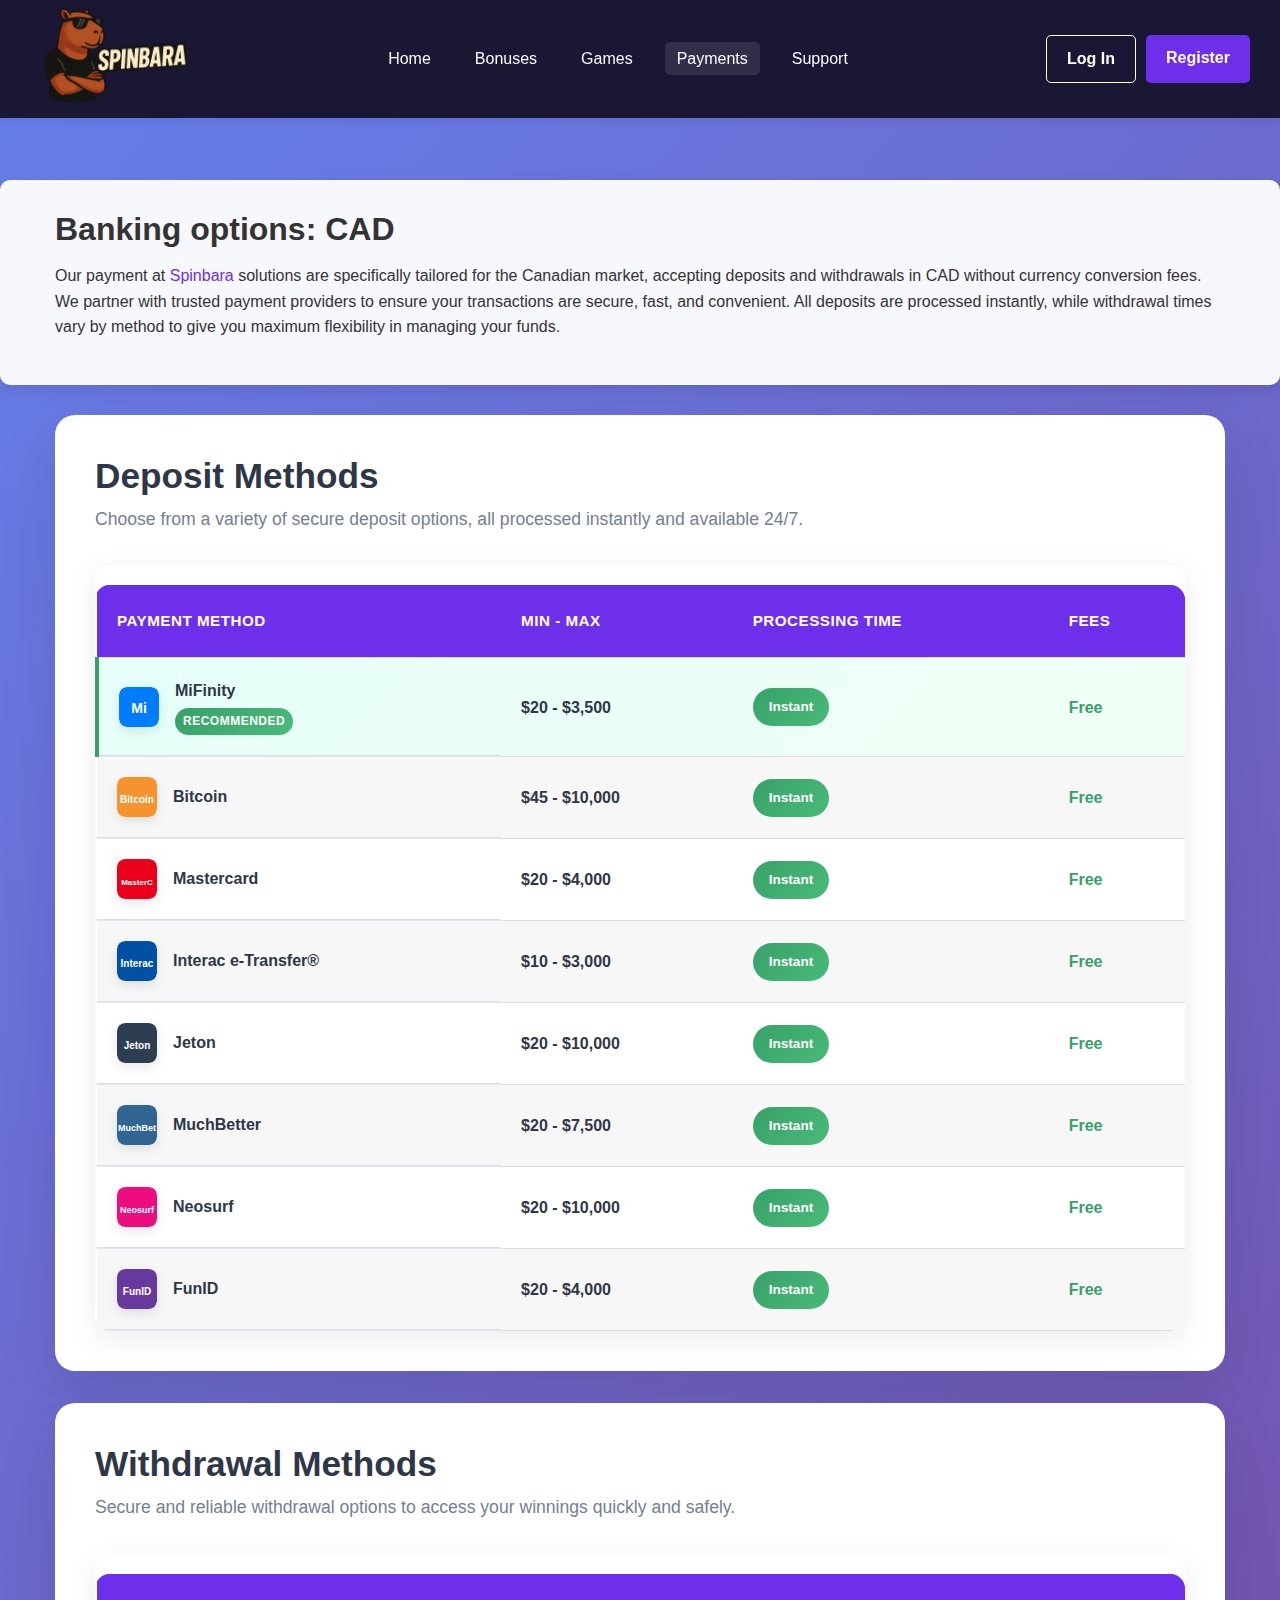
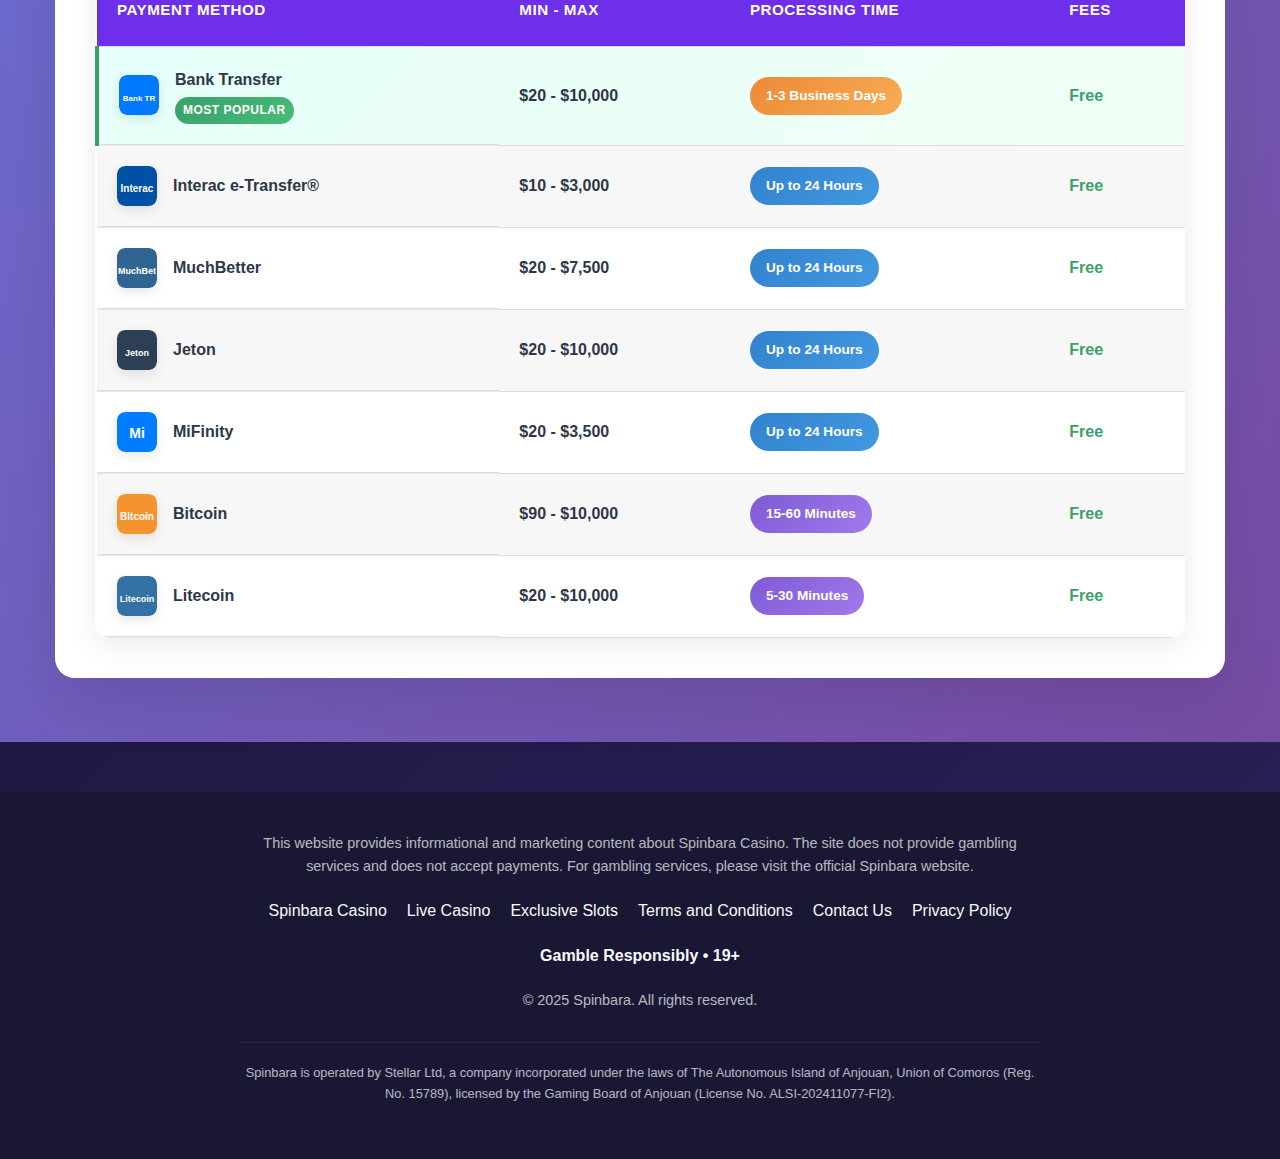
<file: banking.html>
<!DOCTYPE html>
<html lang="en-CA">
<head>
    <meta charset="UTF-8">
    <meta name="viewport" content="width=device-width, initial-scale=1.0">
    <title>Banking Options and Limits: Deposit and Withdrawals at Spinbara</title>
    <meta name="description" content="Discover all payment methids available in Canada. Know how to load funds and how long does withdrawal takes.">
    <link rel="stylesheet" href="spinbara-css.css">
    <link rel="stylesheet" href="banking.css">

    <link rel="icon" href="favicon.webp" type="image/webp" sizes="32x32">
    <!-- Font Awesome for icons -->
    <link rel="stylesheet" href="https://cdnjs.cloudflare.com/ajax/libs/font-awesome/5.15.4/css/all.min.css">
</head>
<body>
    <header>
        <div class="logo-container">
            <a href="/">
                <img src="images/logo.png" alt="Spinbara Casino Logo" class="logo" style="margin:-20px 0;">
            </a>
        </div>
        <nav>
            <ul>
                <li><a href="/">Home</a></li>
                <li><a href="/bonus">Bonuses</a></li>
                <li><a href="/games">Games</a></li>
                <li><a href="/banking" class="active">Payments</a></li>
                <li><a href="#support">Support</a></li>
            </ul>
        </nav>
        <div class="cta-buttons">
            <a href="/visit" class="btn btn-secondary">Log In</a>
            <a href="/visit" class="btn btn-primary">Register</a>
        </div>
    </header>

    <main class="banking-main">

        <!-- Page Header -->
        <section class="page-header">
            <div class="container">
                <h1>Banking options: CAD</h1>
                <p class="page-intro">
                    Our payment at <a href="/">Spinbara</a> solutions are specifically tailored for the Canadian market, accepting deposits and withdrawals in CAD without currency conversion fees. We partner with trusted payment providers to ensure your transactions are secure, fast, and convenient. All deposits are processed instantly, while withdrawal times vary by method to give you maximum flexibility in managing your funds.
                </p>
            </div>
        </section>

    <div class="container">


        <div class="banking-content">
            <!-- Deposit Methods Section -->
            <section class="payment-section">
                <h2>Deposit Methods</h2>
                <p class="section-description">Choose from a variety of secure deposit options, all processed instantly and available 24/7.</p>
                
                <div class="payment-table-container">
                    <table class="payment-table">
                        <thead>
                            <tr>
                                <th>Payment Method</th>
                                <th>Min - Max</th>
                                <th>Processing Time</th>
                                <th>Fees</th>
                            </tr>
                        </thead>
                        <tbody>
                            <tr class="payment-row featured">
                                <td class="method-cell">
                                    <img src="[data-uri]" alt="MiFinity" class="payment-logo">
                                    <div class="method-info">
                                        <span class="method-name">MiFinity</span>
                                        <span class="method-badge recommended">Recommended</span>
                                    </div>
                                </td>
                                <td class="amount-cell">$20 - $3,500</td>
                                <td class="time-cell">
                                    <span class="instant">Instant</span>
                                </td>
                                <td class="fee-cell">Free</td>
                            </tr>
                            <tr class="payment-row">
                                <td class="method-cell">
                                    <img src="[data-uri]" alt="Bitcoin" class="payment-logo">
                                    <span class="method-name">Bitcoin</span>
                                </td>
                                <td class="amount-cell">$45 - $10,000</td>
                                <td class="time-cell">
                                    <span class="instant">Instant</span>
                                </td>
                                <td class="fee-cell">Free</td>
                            </tr>
                            <tr class="payment-row">
                                <td class="method-cell">
                                    <img src="[data-uri]" alt="Mastercard" class="payment-logo">
                                    <span class="method-name">Mastercard</span>
                                </td>
                                <td class="amount-cell">$20 - $4,000</td>
                                <td class="time-cell">
                                    <span class="instant">Instant</span>
                                </td>
                                <td class="fee-cell">Free</td>
                            </tr>
                            <tr class="payment-row">
                                <td class="method-cell">
                                    <img src="[data-uri]" alt="Interac" class="payment-logo">
                                    <span class="method-name">Interac e-Transfer®</span>
                                </td>
                                <td class="amount-cell">$10 - $3,000</td>
                                <td class="time-cell">
                                    <span class="instant">Instant</span>
                                </td>
                                <td class="fee-cell">Free</td>
                            </tr>
                            <tr class="payment-row">
                                <td class="method-cell">
                                    <img src="[data-uri]" alt="Jeton" class="payment-logo">
                                    <span class="method-name">Jeton</span>
                                </td>
                                <td class="amount-cell">$20 - $10,000</td>
                                <td class="time-cell">
                                    <span class="instant">Instant</span>
                                </td>
                                <td class="fee-cell">Free</td>
                            </tr>
                            <tr class="payment-row">
                                <td class="method-cell">
                                    <img src="[data-uri]" alt="MuchBetter" class="payment-logo">
                                    <span class="method-name">MuchBetter</span>
                                </td>
                                <td class="amount-cell">$20 - $7,500</td>
                                <td class="time-cell">
                                    <span class="instant">Instant</span>
                                </td>
                                <td class="fee-cell">Free</td>
                            </tr>
                            <tr class="payment-row">
                                <td class="method-cell">
                                    <img src="[data-uri]" alt="Neosurf" class="payment-logo">
                                    <span class="method-name">Neosurf</span>
                                </td>
                                <td class="amount-cell">$20 - $10,000</td>
                                <td class="time-cell">
                                    <span class="instant">Instant</span>
                                </td>
                                <td class="fee-cell">Free</td>
                            </tr>
                            <tr class="payment-row">
                                <td class="method-cell">
                                    <img src="[data-uri]" alt="FunID" class="payment-logo">
                                    <span class="method-name">FunID</span>
                                </td>
                                <td class="amount-cell">$20 - $4,000</td>
                                <td class="time-cell">
                                    <span class="instant">Instant</span>
                                </td>
                                <td class="fee-cell">Free</td>
                            </tr>
                        </tbody>
                    </table>
                </div>
            </section>

            <!-- Withdrawal Methods Section -->
            <section class="payment-section">
                <h2>Withdrawal Methods</h2>
                <p class="section-description">Secure and reliable withdrawal options to access your winnings quickly and safely.</p>
                
                <div class="payment-table-container">
                    <table class="payment-table">
                        <thead>
                            <tr>
                                <th>Payment Method</th>
                                <th>Min - Max</th>
                                <th>Processing Time</th>
                                <th>Fees</th>
                            </tr>
                        </thead>
                        <tbody>
                            <tr class="payment-row featured">
                                <td class="method-cell">
                                    <img src="[data-uri]" alt="Bank Transfer" class="payment-logo">
                                    <div class="method-info">
                                        <span class="method-name">Bank Transfer</span>
                                        <span class="method-badge recommended">Most Popular</span>
                                    </div>
                                </td>
                                <td class="amount-cell">$20 - $10,000</td>
                                <td class="time-cell">
                                    <span class="standard">1-3 Business Days</span>
                                </td>
                                <td class="fee-cell">Free</td>
                            </tr>
                            <tr class="payment-row">
                                <td class="method-cell">
                                    <img src="[data-uri]" alt="Interac" class="payment-logo">
                                    <span class="method-name">Interac e-Transfer®</span>
                                </td>
                                <td class="amount-cell">$10 - $3,000</td>
                                <td class="time-cell">
                                    <span class="fast">Up to 24 Hours</span>
                                </td>
                                <td class="fee-cell">Free</td>
                            </tr>
                            <tr class="payment-row">
                                <td class="method-cell">
                                    <img src="[data-uri]" alt="MuchBetter" class="payment-logo">
                                    <span class="method-name">MuchBetter</span>
                                </td>
                                <td class="amount-cell">$20 - $7,500</td>
                                <td class="time-cell">
                                    <span class="fast">Up to 24 Hours</span>
                                </td>
                                <td class="fee-cell">Free</td>
                            </tr>
                            <tr class="payment-row">
                                <td class="method-cell">
                                    <img src="[data-uri]" alt="Jeton" class="payment-logo">
                                    <span class="method-name">Jeton</span>
                                </td>
                                <td class="amount-cell">$20 - $10,000</td>
                                <td class="time-cell">
                                    <span class="fast">Up to 24 Hours</span>
                                </td>
                                <td class="fee-cell">Free</td>
                            </tr>
                            <tr class="payment-row">
                                <td class="method-cell">
                                    <img src="[data-uri]" alt="MiFinity" class="payment-logo">
                                    <span class="method-name">MiFinity</span>
                                </td>
                                <td class="amount-cell">$20 - $3,500</td>
                                <td class="time-cell">
                                    <span class="fast">Up to 24 Hours</span>
                                </td>
                                <td class="fee-cell">Free</td>
                            </tr>
                            <tr class="payment-row">
                                <td class="method-cell">
                                    <img src="[data-uri]" alt="Bitcoin" class="payment-logo">
                                    <span class="method-name">Bitcoin</span>
                                </td>
                                <td class="amount-cell">$90 - $10,000</td>
                                <td class="time-cell">
                                    <span class="crypto">15-60 Minutes</span>
                                </td>
                                <td class="fee-cell">Free</td>
                            </tr>
                            <tr class="payment-row">
                                <td class="method-cell">
                                    <img src="[data-uri]" alt="Litecoin" class="payment-logo">
                                    <span class="method-name">Litecoin</span>
                                </td>
                                <td class="amount-cell">$20 - $10,000</td>
                                <td class="time-cell">
                                    <span class="crypto">5-30 Minutes</span>
                                </td>
                                <td class="fee-cell">Free</td>
                            </tr>
                        </tbody>
                    </table>
                </div>
            </section>
        </div>
    </div>
    </main>

    <footer>
        <div class="container">
            <div class="footer-info">
                <p class="disclaimer">This website provides informational and marketing content about Spinbara Casino. The site does not provide gambling services and does not accept payments. For gambling services, please visit the official Spinbara website.</p>
                
                <div class="footer-links">
                    <a href="/">Spinbara Casino</a>
                    <a href="/live-casino">Live Casino</a>
                    <a href="/exclusive-slots">Exclusive Slots</a>
                    <a href="#">Terms and Conditions</a>
                    <a href="#">Contact Us</a>
                    <a href="#">Privacy Policy</a>
                </div>
                
                <p class="responsible-message">Gamble Responsibly • 19+</p>
                <p class="copyright">© 2025 Spinbara. All rights reserved.</p>
            </div>
            
            <div class="operator-info">
                <p>Spinbara is operated by Stellar Ltd, a company incorporated under the laws of The Autonomous Island of Anjouan, Union of Comoros (Reg. No. 15789), licensed by the Gaming Board of Anjouan (License No. ALSI-202411077-FI2).</p>
            </div>
        </div>
    </footer>
    
</body>
</html>
</file>
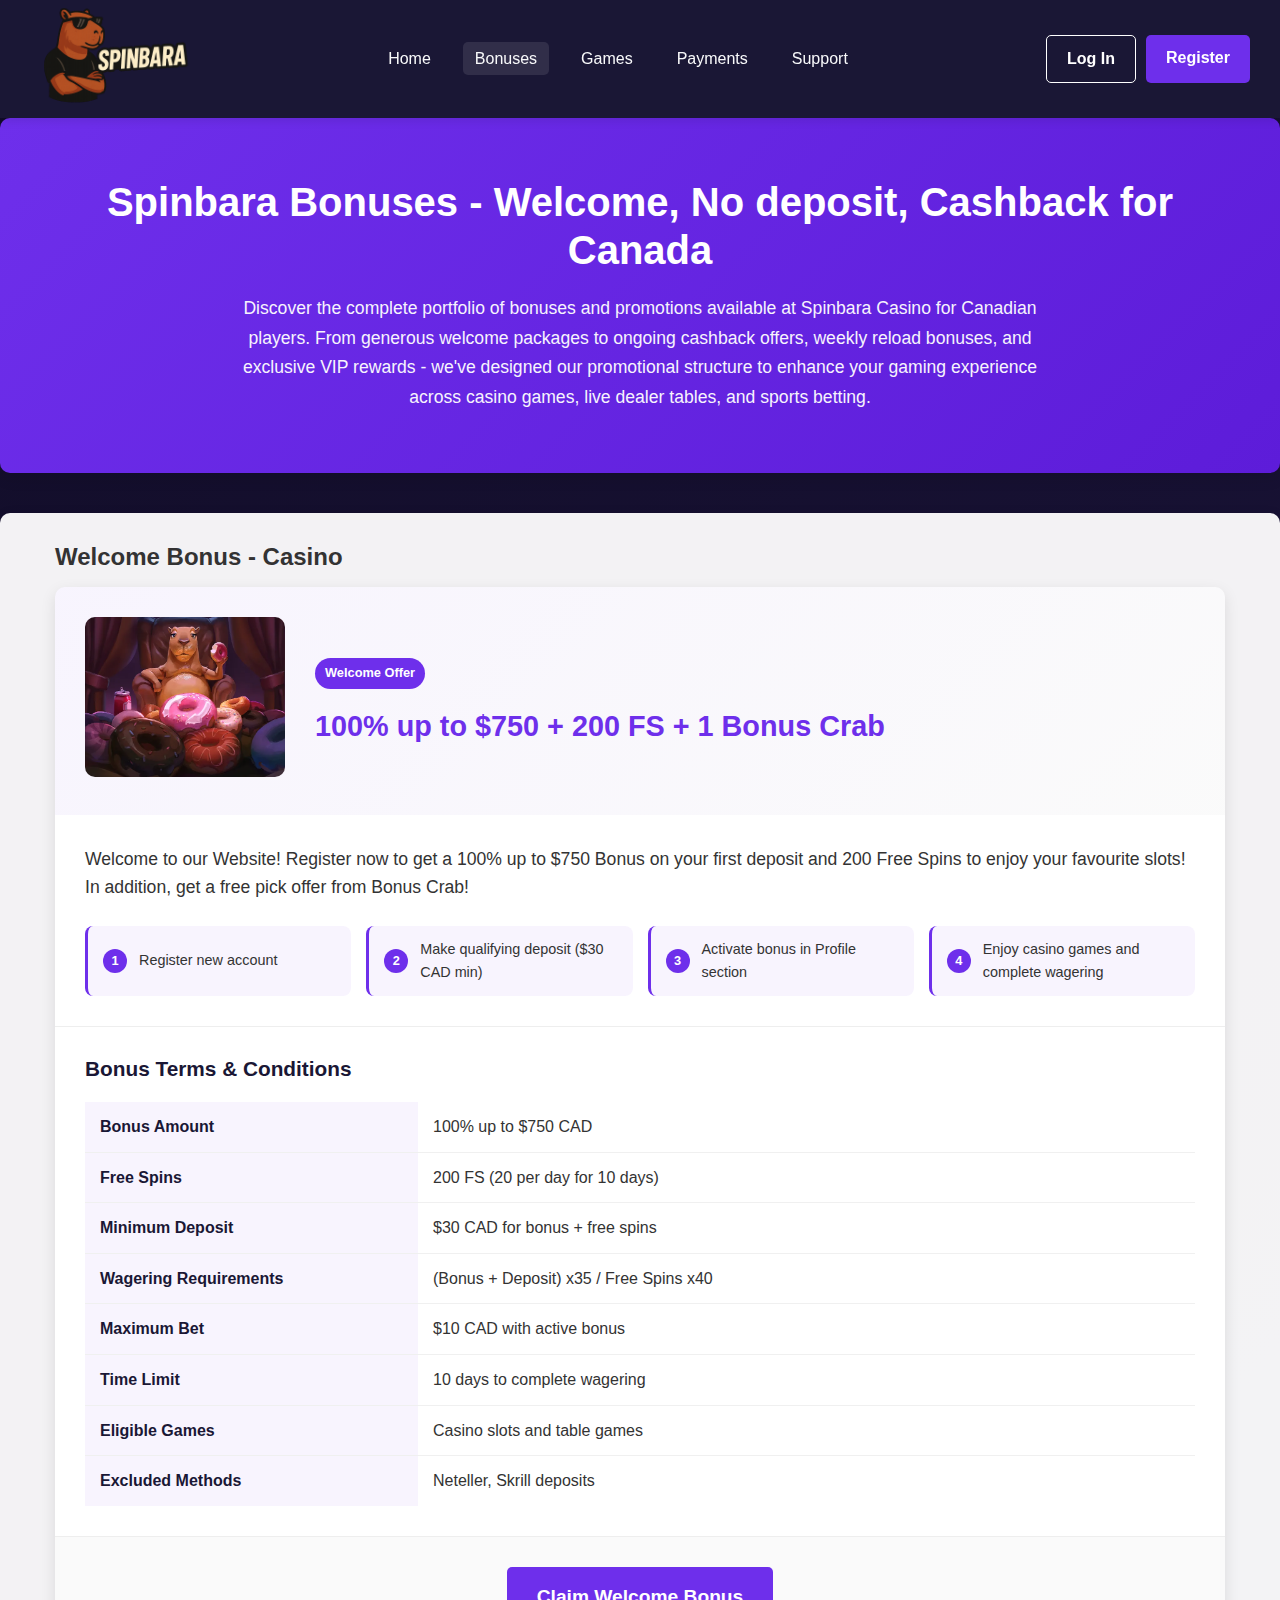
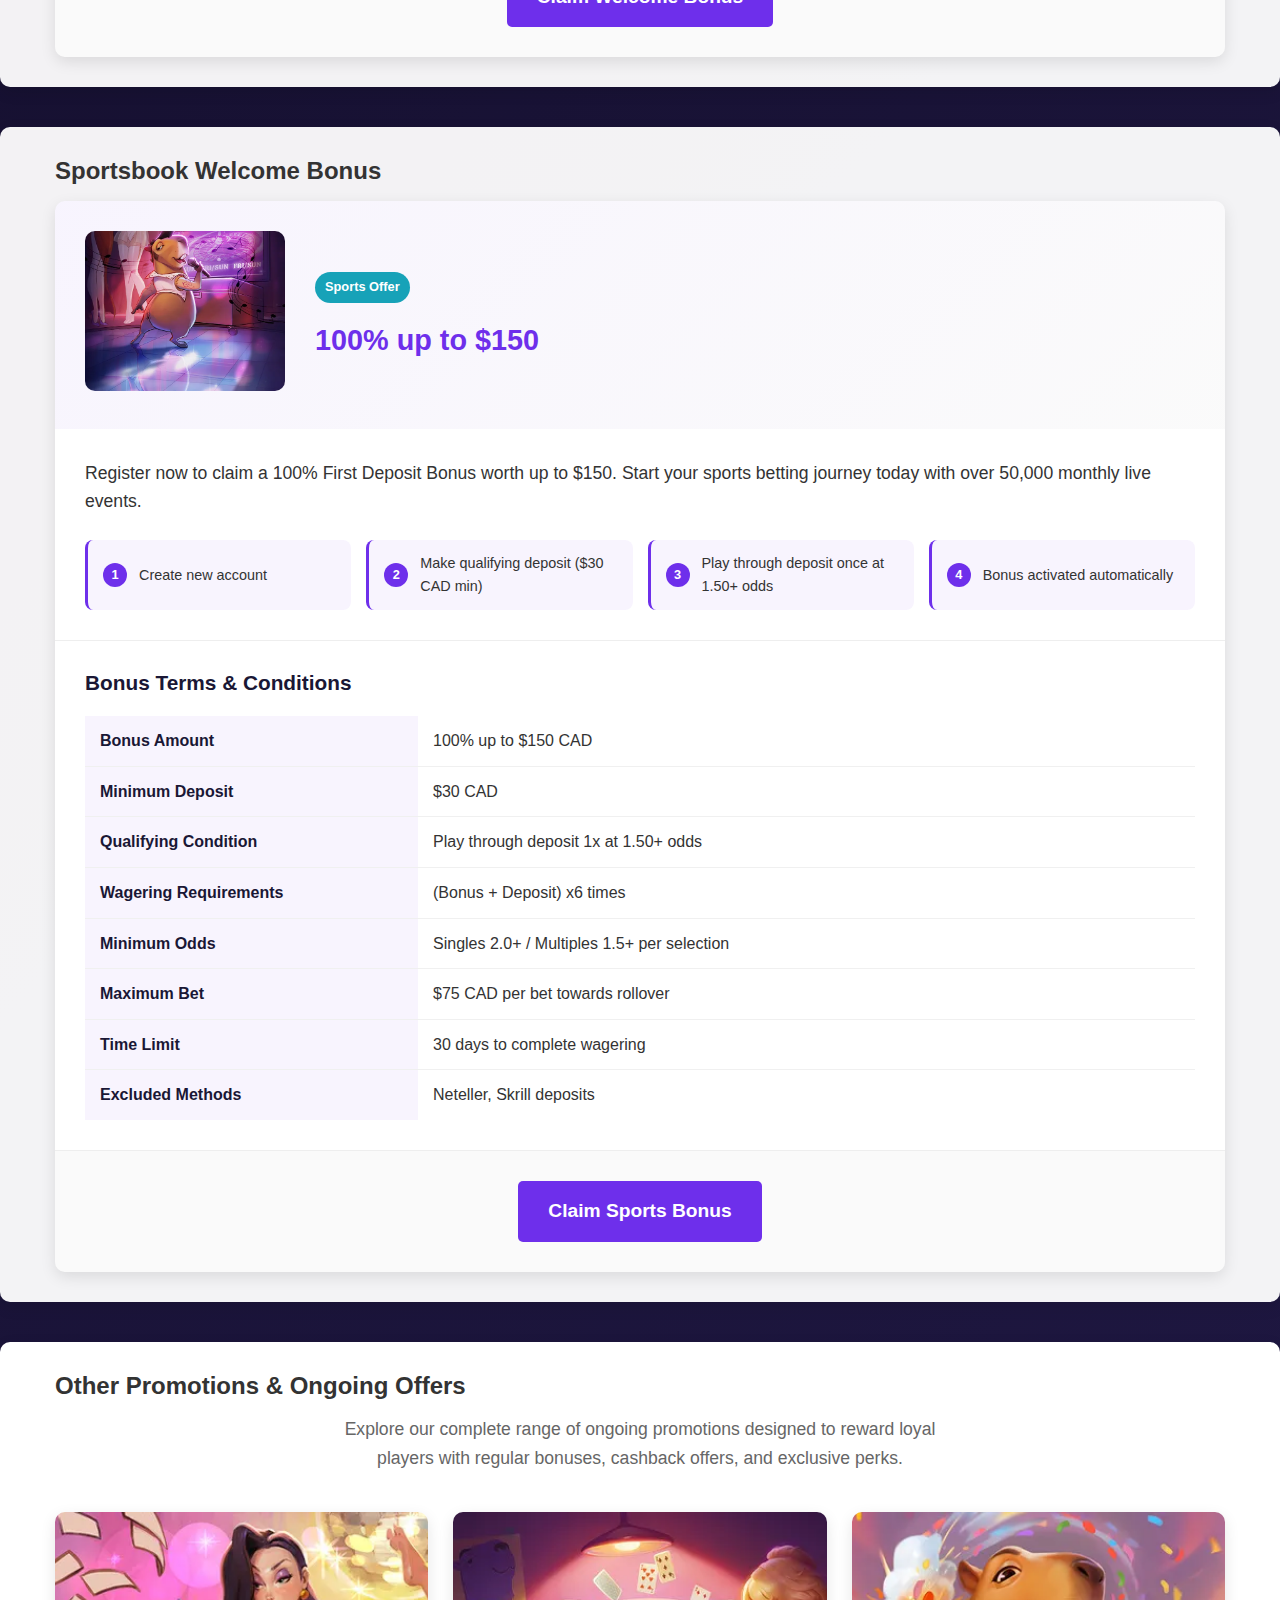
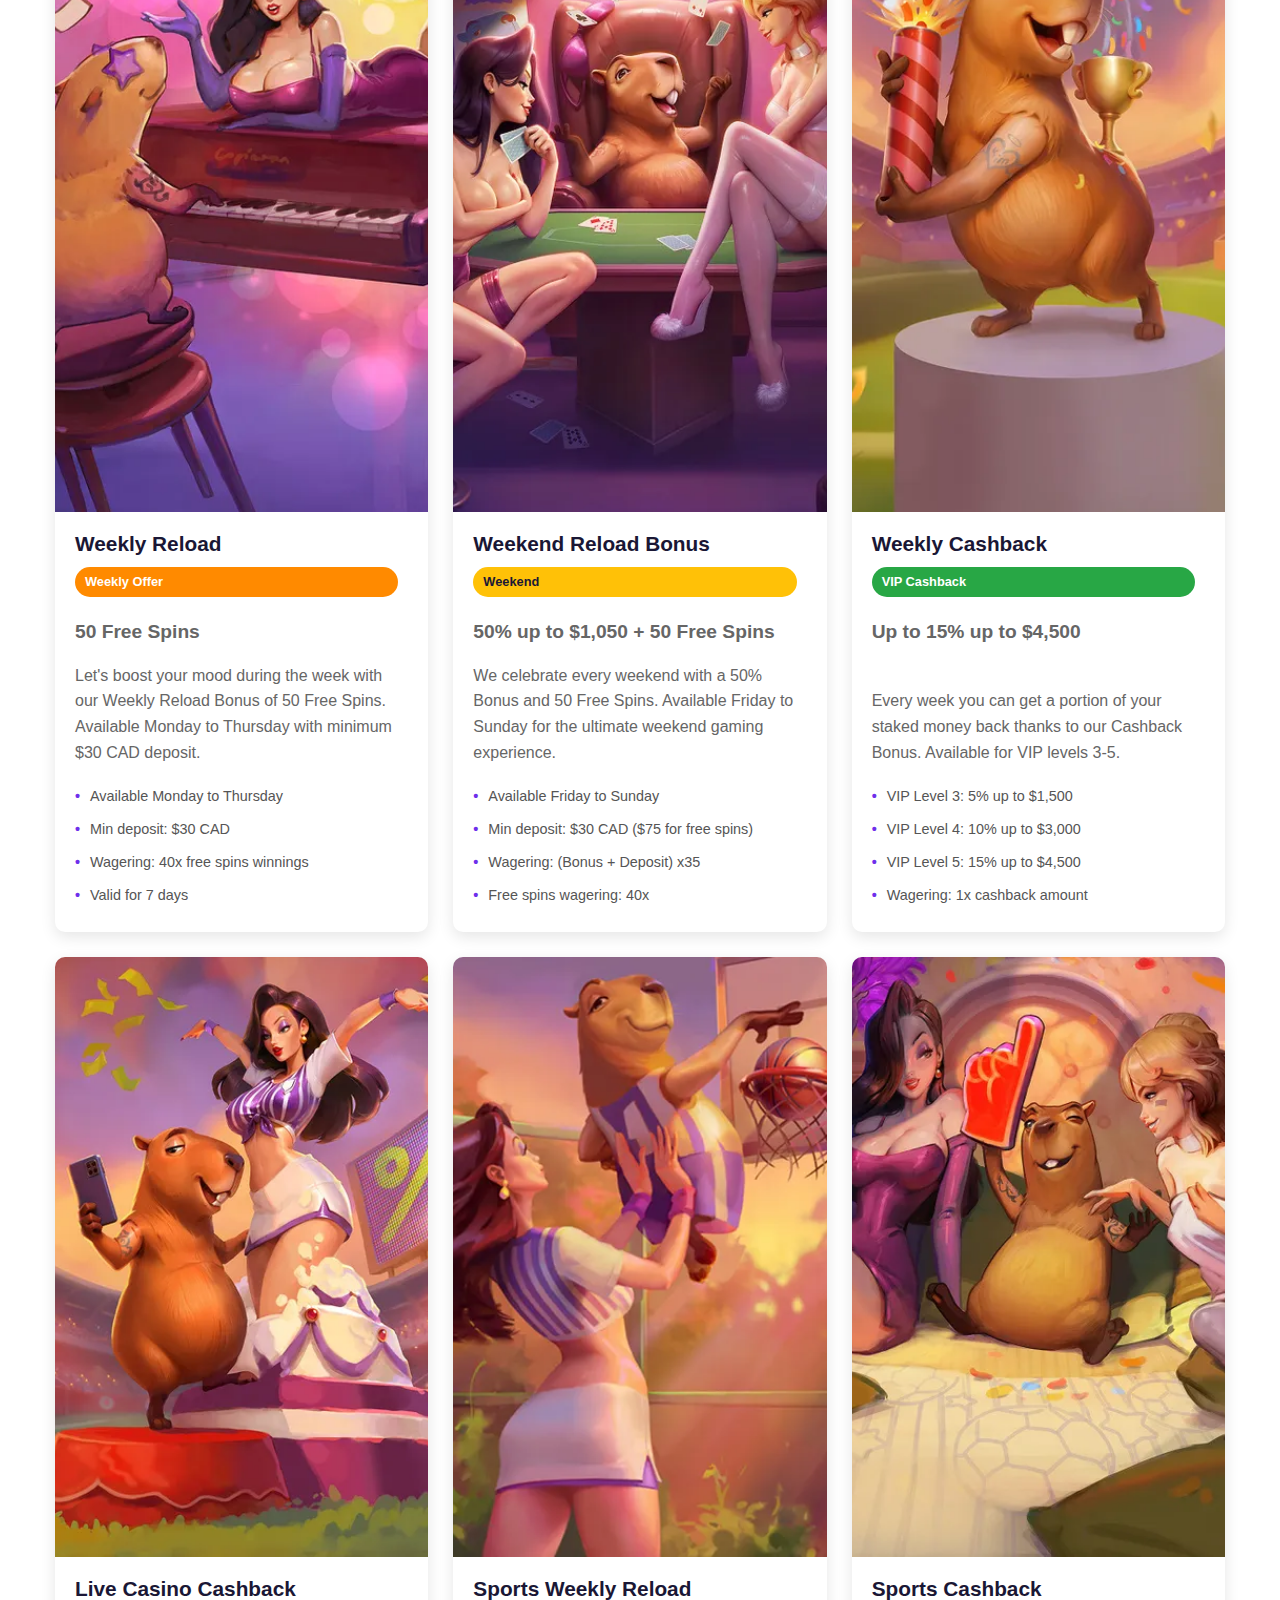
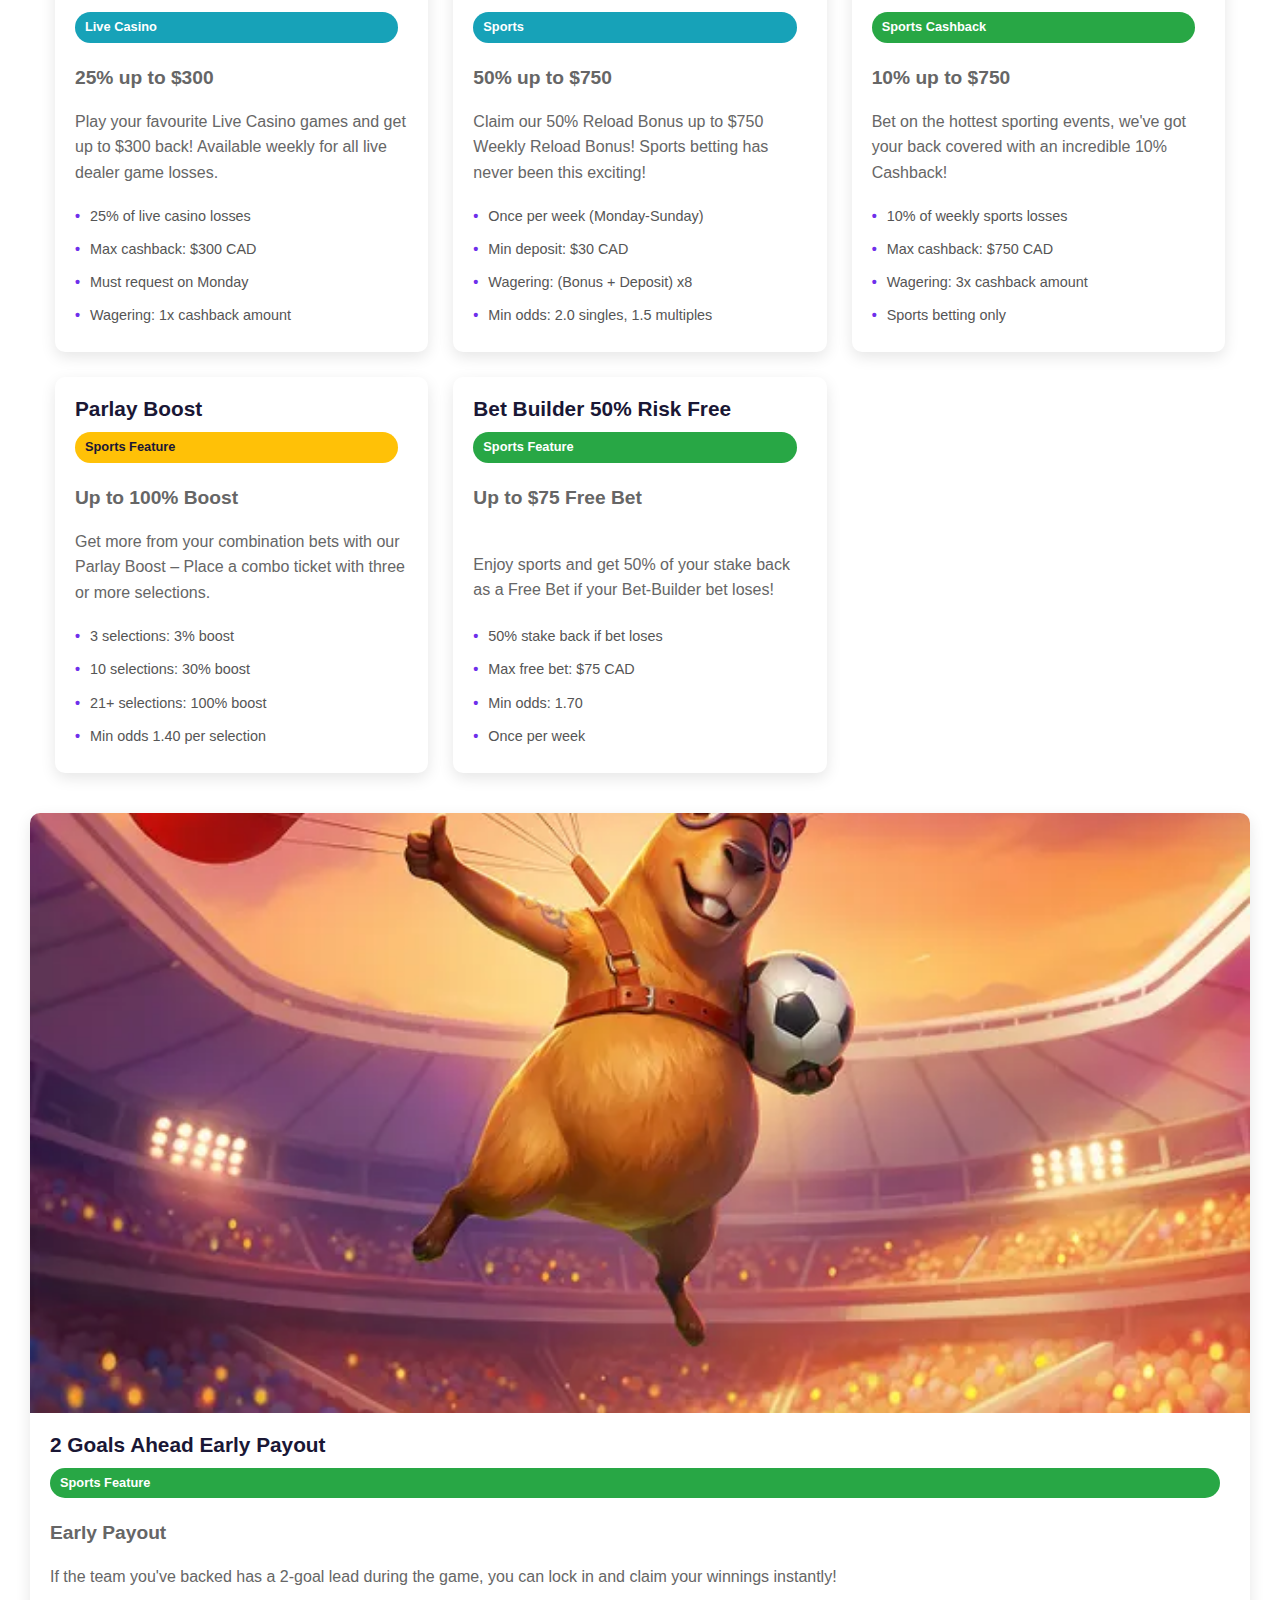
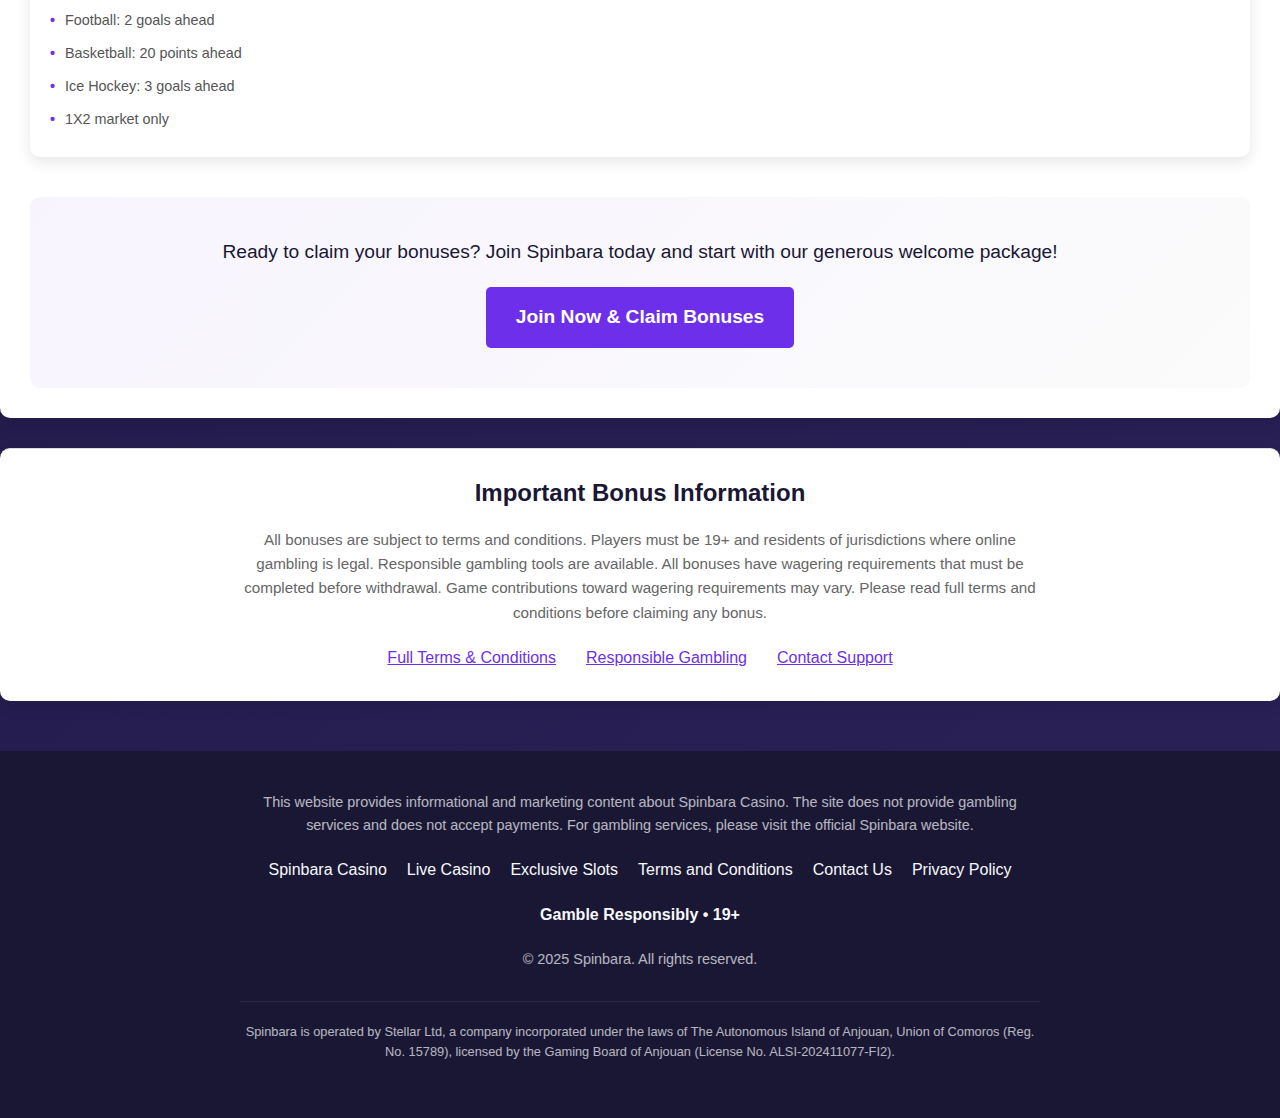
<file: bonus.html>
<!DOCTYPE html>
<html lang="en-CA">
<head>
    <meta charset="UTF-8">
    <meta name="viewport" content="width=device-width, initial-scale=1.0">
    <title>Spinbara Bonuses: 100% up to $750 Welcome Bonus, Sports, Cashback and Reloads</title>
    <meta name="description" content="Discover all promotions available for Canadians at Spinbara casino. Check wagering terms and instructions about how to claim bonus.">
    <link rel="stylesheet" href="spinbara-css.css">
    <link rel="stylesheet" href="bonuses.css">

    <link rel="icon" href="favicon.webp" type="image/webp" sizes="32x32">
    <!-- Font Awesome for icons -->
    <link rel="stylesheet" href="https://cdnjs.cloudflare.com/ajax/libs/font-awesome/5.15.4/css/all.min.css">
</head>
<body>
    <header>
        <div class="logo-container">
            <a href="/">
                <img src="images/logo.png" alt="Spinbara Casino Logo" class="logo" style="margin:-20px 0;">
            </a>
        </div>
        <nav>
            <ul>
                <li><a href="/">Home</a></li>
                <li><a href="/bonus" class="active">Bonuses</a></li>
                <li><a href="/games">Games</a></li>
                <li><a href="/banking">Payments</a></li>
                <li><a href="#support">Support</a></li>
            </ul>
        </nav>
        <div class="cta-buttons">
            <a href="/visit" class="btn btn-secondary">Log In</a>
            <a href="/visit" class="btn btn-primary">Register</a>
        </div>
    </header>

    <main id="promotions">
        
<!-- Page Header -->
        <section class="page-header">
            <div class="container">
                <h1>Spinbara Bonuses - Welcome, No deposit, Cashback for Canada</h1>
                <p class="page-intro">Discover the complete portfolio of bonuses and promotions available at <a style="color: white!important;" href="/">Spinbara Casino</a> for Canadian players. From generous welcome packages to ongoing cashback offers, weekly reload bonuses, and exclusive VIP rewards - we've designed our promotional structure to enhance your gaming experience across casino games, live dealer tables, and sports betting.</p>
            </div>
        </section>

        <!-- Casino Welcome Bonus -->
        <section class="bonus-detail-section">
            <div class="container">
                <h2>Welcome Bonus - Casino</h2>
                
                <div class="bonus-detail-card">
                    <div class="bonus-card-header">
                        <a href="/claim">
                            <img src="images/bonus1.jpg" alt="Spinbara Casino Welcome Bonus" class="bonus-detail-image">
                        </a>
                        <div class="bonus-highlight">
                            <span class="badge badge-primary">Welcome Offer</span>
                            <h3>100% up to $750 + 200 FS + 1 Bonus Crab</h3>
                        </div>
                    </div>
                    
                    <div class="bonus-description-full">
                        <p>Welcome to our Website! Register now to get a 100% up to $750 Bonus on your first deposit and 200 Free Spins to enjoy your favourite slots! In addition, get a free pick offer from Bonus Crab!</p>
                        
                        <div class="bonus-steps-inline">
                            <div class="step-inline">
                                <span class="step-number-small">1</span>
                                <span>Register new account</span>
                            </div>
                            <div class="step-inline">
                                <span class="step-number-small">2</span>
                                <span>Make qualifying deposit ($30 CAD min)</span>
                            </div>
                            <div class="step-inline">
                                <span class="step-number-small">3</span>
                                <span>Activate bonus in Profile section</span>
                            </div>
                            <div class="step-inline">
                                <span class="step-number-small">4</span>
                                <span>Enjoy casino games and complete wagering</span>
                            </div>
                        </div>
                    </div>

                    <div class="bonus-terms-table">
                        <h4>Bonus Terms & Conditions</h4>
                        <table class="terms-table">
                            <tbody>
                                <tr>
                                    <td><strong>Bonus Amount</strong></td>
                                    <td>100% up to $750 CAD</td>
                                </tr>
                                <tr>
                                    <td><strong>Free Spins</strong></td>
                                    <td>200 FS (20 per day for 10 days)</td>
                                </tr>
                                <tr>
                                    <td><strong>Minimum Deposit</strong></td>
                                    <td>$30 CAD for bonus + free spins</td>
                                </tr>
                                <tr>
                                    <td><strong>Wagering Requirements</strong></td>
                                    <td>(Bonus + Deposit) x35 / Free Spins x40</td>
                                </tr>
                                <tr>
                                    <td><strong>Maximum Bet</strong></td>
                                    <td>$10 CAD with active bonus</td>
                                </tr>
                                <tr>
                                    <td><strong>Time Limit</strong></td>
                                    <td>10 days to complete wagering</td>
                                </tr>
                                <tr>
                                    <td><strong>Eligible Games</strong></td>
                                    <td>Casino slots and table games</td>
                                </tr>
                                <tr>
                                    <td><strong>Excluded Methods</strong></td>
                                    <td>Neteller, Skrill deposits</td>
                                </tr>
                            </tbody>
                        </table>
                    </div>

                    <div class="bonus-cta">
                        <a href="/claim" class="btn btn-primary btn-large">Claim Welcome Bonus</a>
                    </div>
                </div>
            </div>
        </section>

        <!-- Sports Welcome Bonus -->
        <section class="bonus-detail-section">
            <div class="container">
                <h2>Sportsbook Welcome Bonus</h2>
                
                <div class="bonus-detail-card">
                    <div class="bonus-card-header">
                        <a href="/claim">
                            <img src="images/bonus2.jpg" alt="Spinbara Sports Welcome Bonus" class="bonus-detail-image">
                        </a>
                        <div class="bonus-highlight">
                            <span class="badge badge-info">Sports Offer</span>
                            <h3>100% up to $150</h3>
                        </div>
                    </div>
                    
                    <div class="bonus-description-full">
                        <p>Register now to claim a 100% First Deposit Bonus worth up to $150. Start your sports betting journey today with over 50,000 monthly live events.</p>
                        
                        <div class="bonus-steps-inline">
                            <div class="step-inline">
                                <span class="step-number-small">1</span>
                                <span>Create new account</span>
                            </div>
                            <div class="step-inline">
                                <span class="step-number-small">2</span>
                                <span>Make qualifying deposit ($30 CAD min)</span>
                            </div>
                            <div class="step-inline">
                                <span class="step-number-small">3</span>
                                <span>Play through deposit once at 1.50+ odds</span>
                            </div>
                            <div class="step-inline">
                                <span class="step-number-small">4</span>
                                <span>Bonus activated automatically</span>
                            </div>
                        </div>
                    </div>

                    <div class="bonus-terms-table">
                        <h4>Bonus Terms & Conditions</h4>
                        <table class="terms-table">
                            <tbody>
                                <tr>
                                    <td><strong>Bonus Amount</strong></td>
                                    <td>100% up to $150 CAD</td>
                                </tr>
                                <tr>
                                    <td><strong>Minimum Deposit</strong></td>
                                    <td>$30 CAD</td>
                                </tr>
                                <tr>
                                    <td><strong>Qualifying Condition</strong></td>
                                    <td>Play through deposit 1x at 1.50+ odds</td>
                                </tr>
                                <tr>
                                    <td><strong>Wagering Requirements</strong></td>
                                    <td>(Bonus + Deposit) x6 times</td>
                                </tr>
                                <tr>
                                    <td><strong>Minimum Odds</strong></td>
                                    <td>Singles 2.0+ / Multiples 1.5+ per selection</td>
                                </tr>
                                <tr>
                                    <td><strong>Maximum Bet</strong></td>
                                    <td>$75 CAD per bet towards rollover</td>
                                </tr>
                                <tr>
                                    <td><strong>Time Limit</strong></td>
                                    <td>30 days to complete wagering</td>
                                </tr>
                                <tr>
                                    <td><strong>Excluded Methods</strong></td>
                                    <td>Neteller, Skrill deposits</td>
                                </tr>
                            </tbody>
                        </table>
                    </div>

                    <div class="bonus-cta">
                        <a href="/claim" class="btn btn-primary btn-large">Claim Sports Bonus</a>
                    </div>
                </div>
            </div>
        </section>

        <!-- Other Promotions -->
        <section class="other-promotions-section">
            <div class="container">
                <h2>Other Promotions & Ongoing Offers</h2>
                <p class="section-intro">Explore our complete range of ongoing promotions designed to reward loyal players with regular bonuses, cashback offers, and exclusive perks.</p>

                <div class="promotions-grid-extended">
                    <!-- Weekly Reload -->
                    <div class="promo-card-extended">
                        <div class="promo-image">
                            <img src="images/bonus3.jpg" alt="Weekly Reload">
                        </div>
                        <div class="promo-content">
                            <h3>Weekly Reload</h3>
                            <span class="badge badge-secondary">Weekly Offer</span>
                            <p class="promo-offer">50 Free Spins</p>
                            <p>Let's boost your mood during the week with our Weekly Reload Bonus of 50 Free Spins. Available Monday to Thursday with minimum $30 CAD deposit.</p>
                            <ul class="promo-highlights">
                                <li>Available Monday to Thursday</li>
                                <li>Min deposit: $30 CAD</li>
                                <li>Wagering: 40x free spins winnings</li>
                                <li>Valid for 7 days</li>
                            </ul>
                        </div>
                    </div>

                    <!-- Weekend Reload -->
                    <div class="promo-card-extended">
                        <div class="promo-image">
                            <img src="images/bonus-4.jpg" alt="Weekend Reload Bonus">
                        </div>
                        <div class="promo-content">
                            <h3>Weekend Reload Bonus</h3>
                            <span class="badge badge-warning">Weekend</span>
                            <p class="promo-offer">50% up to $1,050 + 50 Free Spins</p>
                            <p>We celebrate every weekend with a 50% Bonus and 50 Free Spins. Available Friday to Sunday for the ultimate weekend gaming experience.</p>
                            <ul class="promo-highlights">
                                <li>Available Friday to Sunday</li>
                                <li>Min deposit: $30 CAD ($75 for free spins)</li>
                                <li>Wagering: (Bonus + Deposit) x35</li>
                                <li>Free spins wagering: 40x</li>
                            </ul>
                        </div>
                    </div>

                    <!-- Weekly Cashback -->
                    <div class="promo-card-extended">
                        <div class="promo-image">
                            <img src="images/bonus5.jpg" alt="Weekly Cashback">
                        </div>
                        <div class="promo-content">
                            <h3>Weekly Cashback</h3>
                            <span class="badge badge-success">VIP Cashback</span>
                            <p class="promo-offer">Up to 15% up to $4,500</p>
                            <p>Every week you can get a portion of your staked money back thanks to our Cashback Bonus. Available for VIP levels 3-5.</p>
                            <ul class="promo-highlights">
                                <li>VIP Level 3: 5% up to $1,500</li>
                                <li>VIP Level 4: 10% up to $3,000</li>
                                <li>VIP Level 5: 15% up to $4,500</li>
                                <li>Wagering: 1x cashback amount</li>
                            </ul>
                        </div>
                    </div>

                    <!-- Live Cashback -->
                    <div class="promo-card-extended">
                        <div class="promo-image">
                            <img src="images/bonus6.jpg" alt="Live Casino Cashback">
                        </div>
                        <div class="promo-content">
                            <h3>Live Casino Cashback</h3>
                            <span class="badge badge-info">Live Casino</span>
                            <p class="promo-offer">25% up to $300</p>
                            <p>Play your favourite Live Casino games and get up to $300 back! Available weekly for all live dealer game losses.</p>
                            <ul class="promo-highlights">
                                <li>25% of live casino losses</li>
                                <li>Max cashback: $300 CAD</li>
                                <li>Must request on Monday</li>
                                <li>Wagering: 1x cashback amount</li>
                            </ul>
                        </div>
                    </div>

                    <!-- Sports Weekly Reload -->
                    <div class="promo-card-extended">
                        <div class="promo-image">
                            <img src="images/bonus7.jpg" alt="Sports Weekly Reload">
                        </div>
                        <div class="promo-content">
                            <h3>Sports Weekly Reload</h3>
                            <span class="badge badge-info">Sports</span>
                            <p class="promo-offer">50% up to $750</p>
                            <p>Claim our 50% Reload Bonus up to $750 Weekly Reload Bonus! Sports betting has never been this exciting!</p>
                            <ul class="promo-highlights">
                                <li>Once per week (Monday-Sunday)</li>
                                <li>Min deposit: $30 CAD</li>
                                <li>Wagering: (Bonus + Deposit) x8</li>
                                <li>Min odds: 2.0 singles, 1.5 multiples</li>
                            </ul>
                        </div>
                    </div>

                    <!-- Sports Cashback -->
                    <div class="promo-card-extended">
                        <div class="promo-image">
                            <img src="images/bonus8.jpg" alt="Sports Cashback">
                        </div>
                        <div class="promo-content">
                            <h3>Sports Cashback</h3>
                            <span class="badge badge-success">Sports Cashback</span>
                            <p class="promo-offer">10% up to $750</p>
                            <p>Bet on the hottest sporting events, we've got your back covered with an incredible 10% Cashback!</p>
                            <ul class="promo-highlights">
                                <li>10% of weekly sports losses</li>
                                <li>Max cashback: $750 CAD</li>
                                <li>Wagering: 3x cashback amount</li>
                                <li>Sports betting only</li>
                            </ul>
                        </div>
                    </div>

                    <!-- Parlay Boost -->
                    <div class="promo-card-extended">
                    
                        <div class="promo-content">
                            <h3>Parlay Boost</h3>
                            <span class="badge badge-warning">Sports Feature</span>
                            <p class="promo-offer">Up to 100% Boost</p>
                            <p>Get more from your combination bets with our Parlay Boost – Place a combo ticket with three or more selections.</p>
                            <ul class="promo-highlights">
                                <li>3 selections: 3% boost</li>
                                <li>10 selections: 30% boost</li>
                                <li>21+ selections: 100% boost</li>
                                <li>Min odds 1.40 per selection</li>
                            </ul>
                        </div>
                    </div>

                    <!-- Bet Builder 50% Risk Free -->
                    <div class="promo-card-extended">
                    
                        <div class="promo-content">
                            <h3>Bet Builder 50% Risk Free</h3>
                            <span class="badge badge-success">Sports Feature</span>
                            <p class="promo-offer">Up to $75 Free Bet</p>
                            <p>Enjoy sports and get 50% of your stake back as a Free Bet if your Bet-Builder bet loses!</p>
                            <ul class="promo-highlights">
                                <li>50% stake back if bet loses</li>
                                <li>Max free bet: $75 CAD</li>
                                <li>Min odds: 1.70</li>
                                <li>Once per week</li>
                            </ul>
                        </div>
                    </div>            </ul>
                        </div>
                    </div>

                    <!-- 2 Goals Ahead -->
                    <div class="promo-card-extended">
                        <div class="promo-image">
                            <img src="images/bonus9.jpg" alt="2 Goals Ahead">
                        </div>
                        <div class="promo-content">
                            <h3>2 Goals Ahead Early Payout</h3>
                            <span class="badge badge-success">Sports Feature</span>
                            <p class="promo-offer">Early Payout</p>
                            <p>If the team you've backed has a 2-goal lead during the game, you can lock in and claim your winnings instantly!</p>
                            <ul class="promo-highlights">
                                <li>Football: 2 goals ahead</li>
                                <li>Basketball: 20 points ahead</li>
                                <li>Ice Hockey: 3 goals ahead</li>
                                <li>1X2 market only</li>
                            </ul>
                        </div>
                    </div>
                </div>

                <div class="promotions-cta">
                    <p>Ready to claim your bonuses? Join Spinbara today and start with our generous welcome package!</p>
                    <a href="/claim" class="btn btn-primary btn-large">Join Now & Claim Bonuses</a>
                </div>
            </div>
        </section>

        <!-- Terms Notice -->
        <section class="terms-notice">
            <div class="container">
                <h3>Important Bonus Information</h3>
                <p>All bonuses are subject to terms and conditions. Players must be 19+ and residents of jurisdictions where online gambling is legal. Responsible gambling tools are available. All bonuses have wagering requirements that must be completed before withdrawal. Game contributions toward wagering requirements may vary. Please read full terms and conditions before claiming any bonus.</p>
                <div class="responsible-links">
                    <a href="#" class="text-link">Full Terms & Conditions</a>
                    <a href="#" class="text-link">Responsible Gambling</a>
                    <a href="#" class="text-link">Contact Support</a>
                </div>
            </div>
        </section>
    </main>

    <footer>
        <div class="container">
            <div class="footer-info">
                <p class="disclaimer">This website provides informational and marketing content about Spinbara Casino. The site does not provide gambling services and does not accept payments. For gambling services, please visit the official Spinbara website.</p>
                
                <div class="footer-links">
                    <a href="/">Spinbara Casino</a>
                    <a href="/live-casino">Live Casino</a>
                    <a href="/exclusive-slots">Exclusive Slots</a>
                    <a href="#">Terms and Conditions</a>
                    <a href="#">Contact Us</a>
                    <a href="#">Privacy Policy</a>
                </div>
                
                <p class="responsible-message">Gamble Responsibly • 19+</p>
                <p class="copyright">© 2025 Spinbara. All rights reserved.</p>
            </div>
            
            <div class="operator-info">
                <p>Spinbara is operated by Stellar Ltd, a company incorporated under the laws of The Autonomous Island of Anjouan, Union of Comoros (Reg. No. 15789), licensed by the Gaming Board of Anjouan (License No. ALSI-202411077-FI2).</p>
            </div>
        </div>
    </footer>
</body>
</html>
</file>
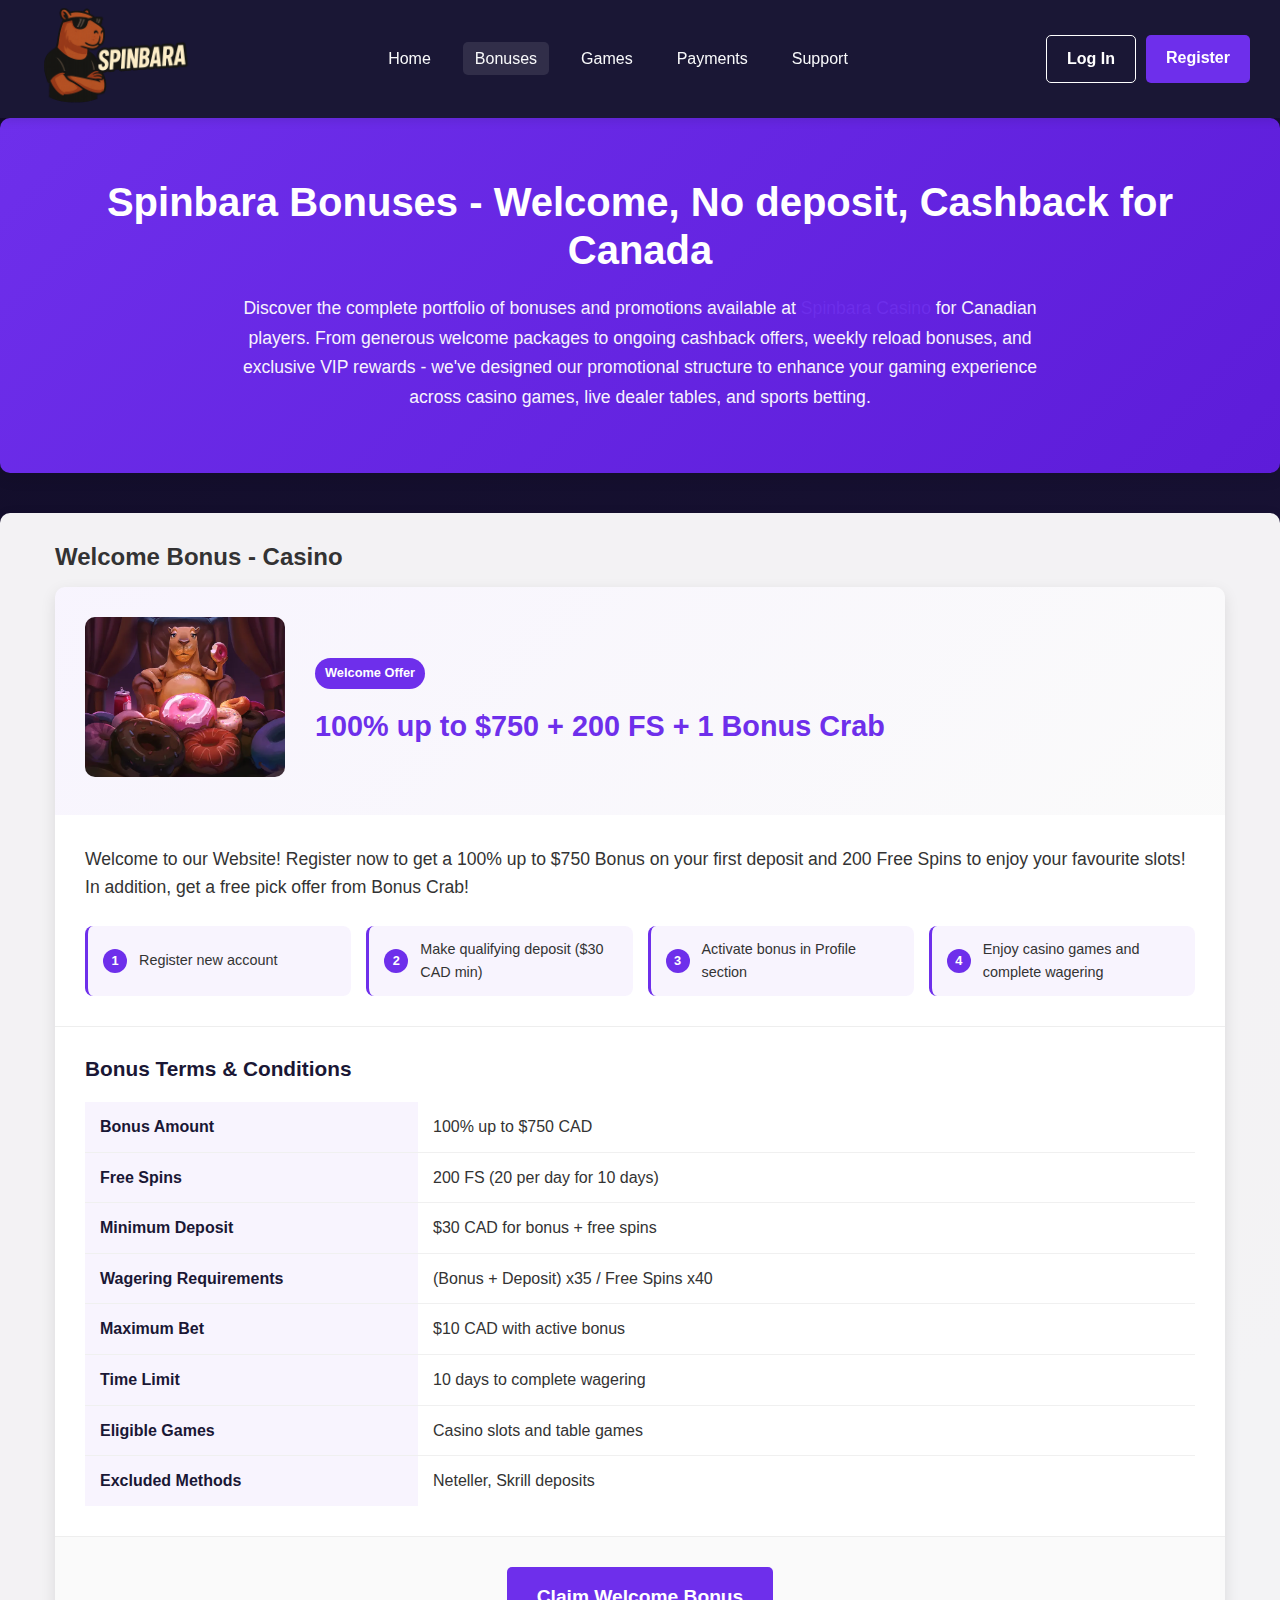
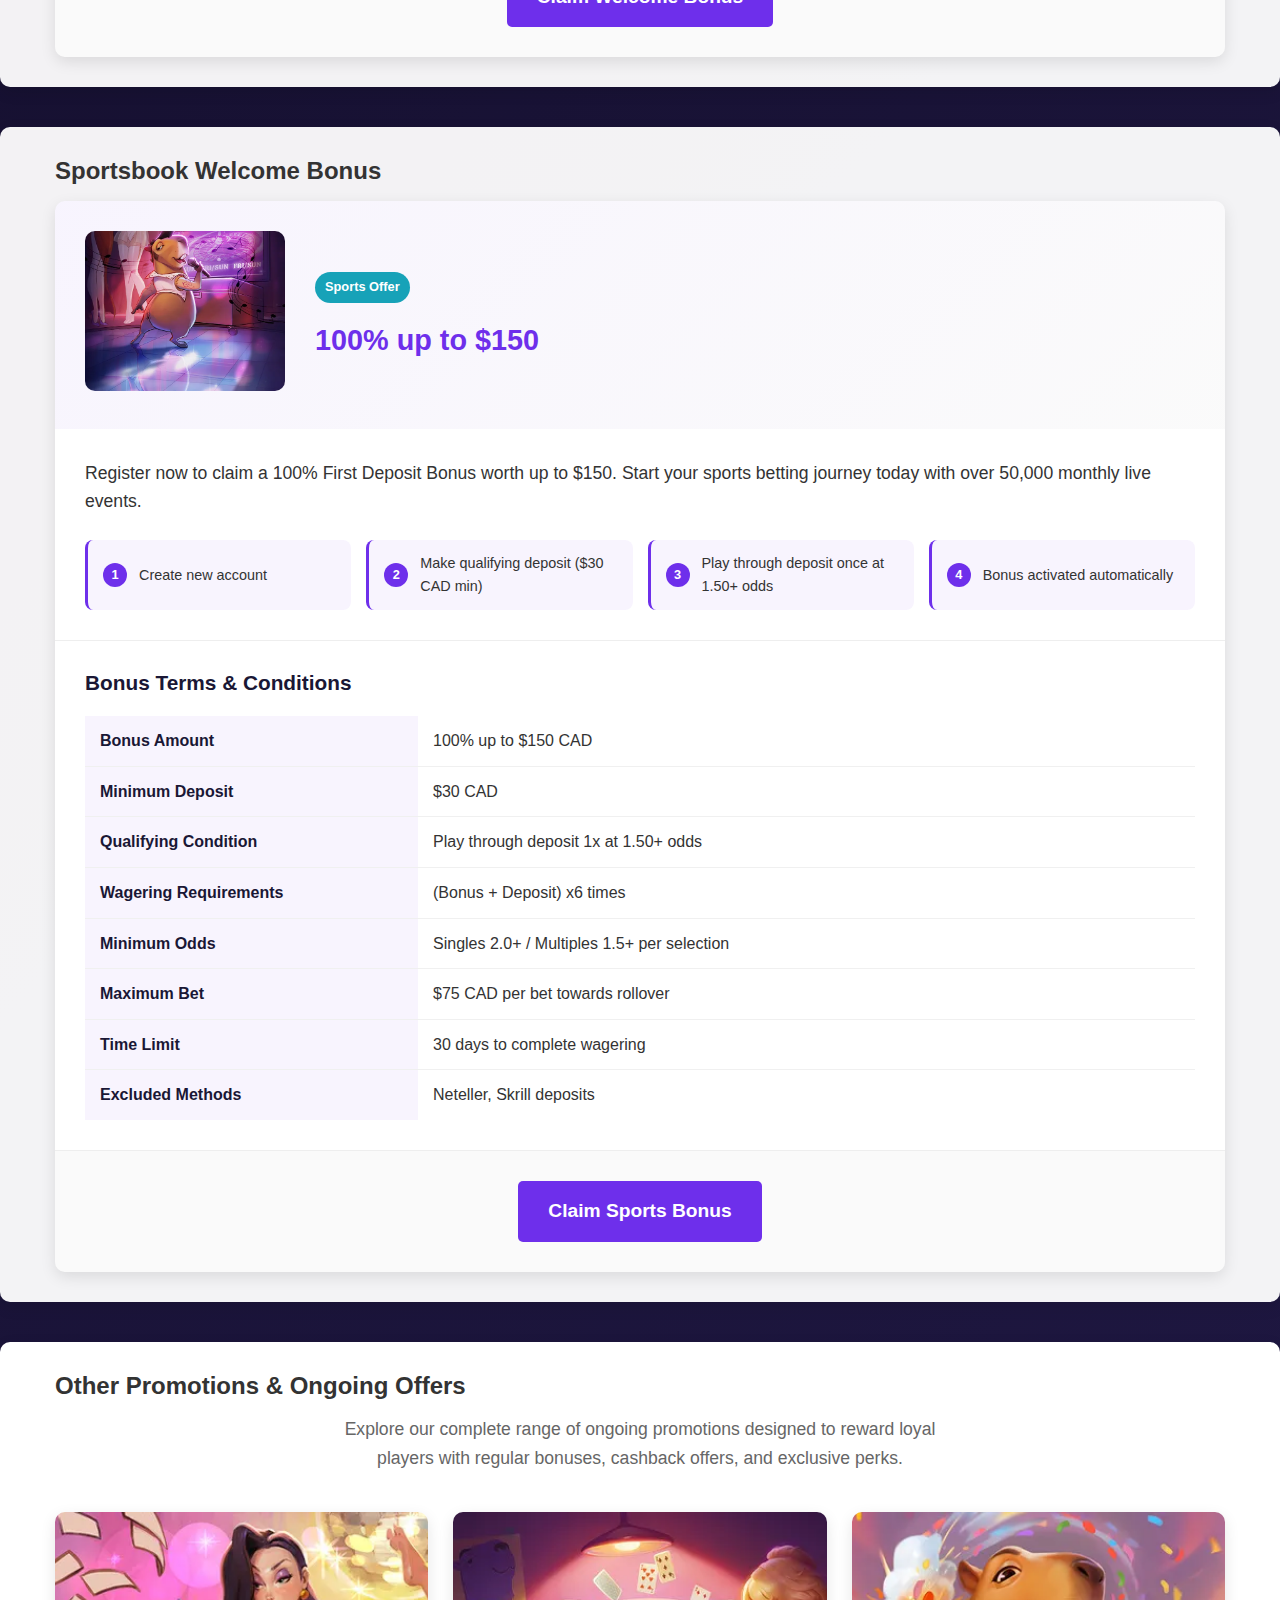
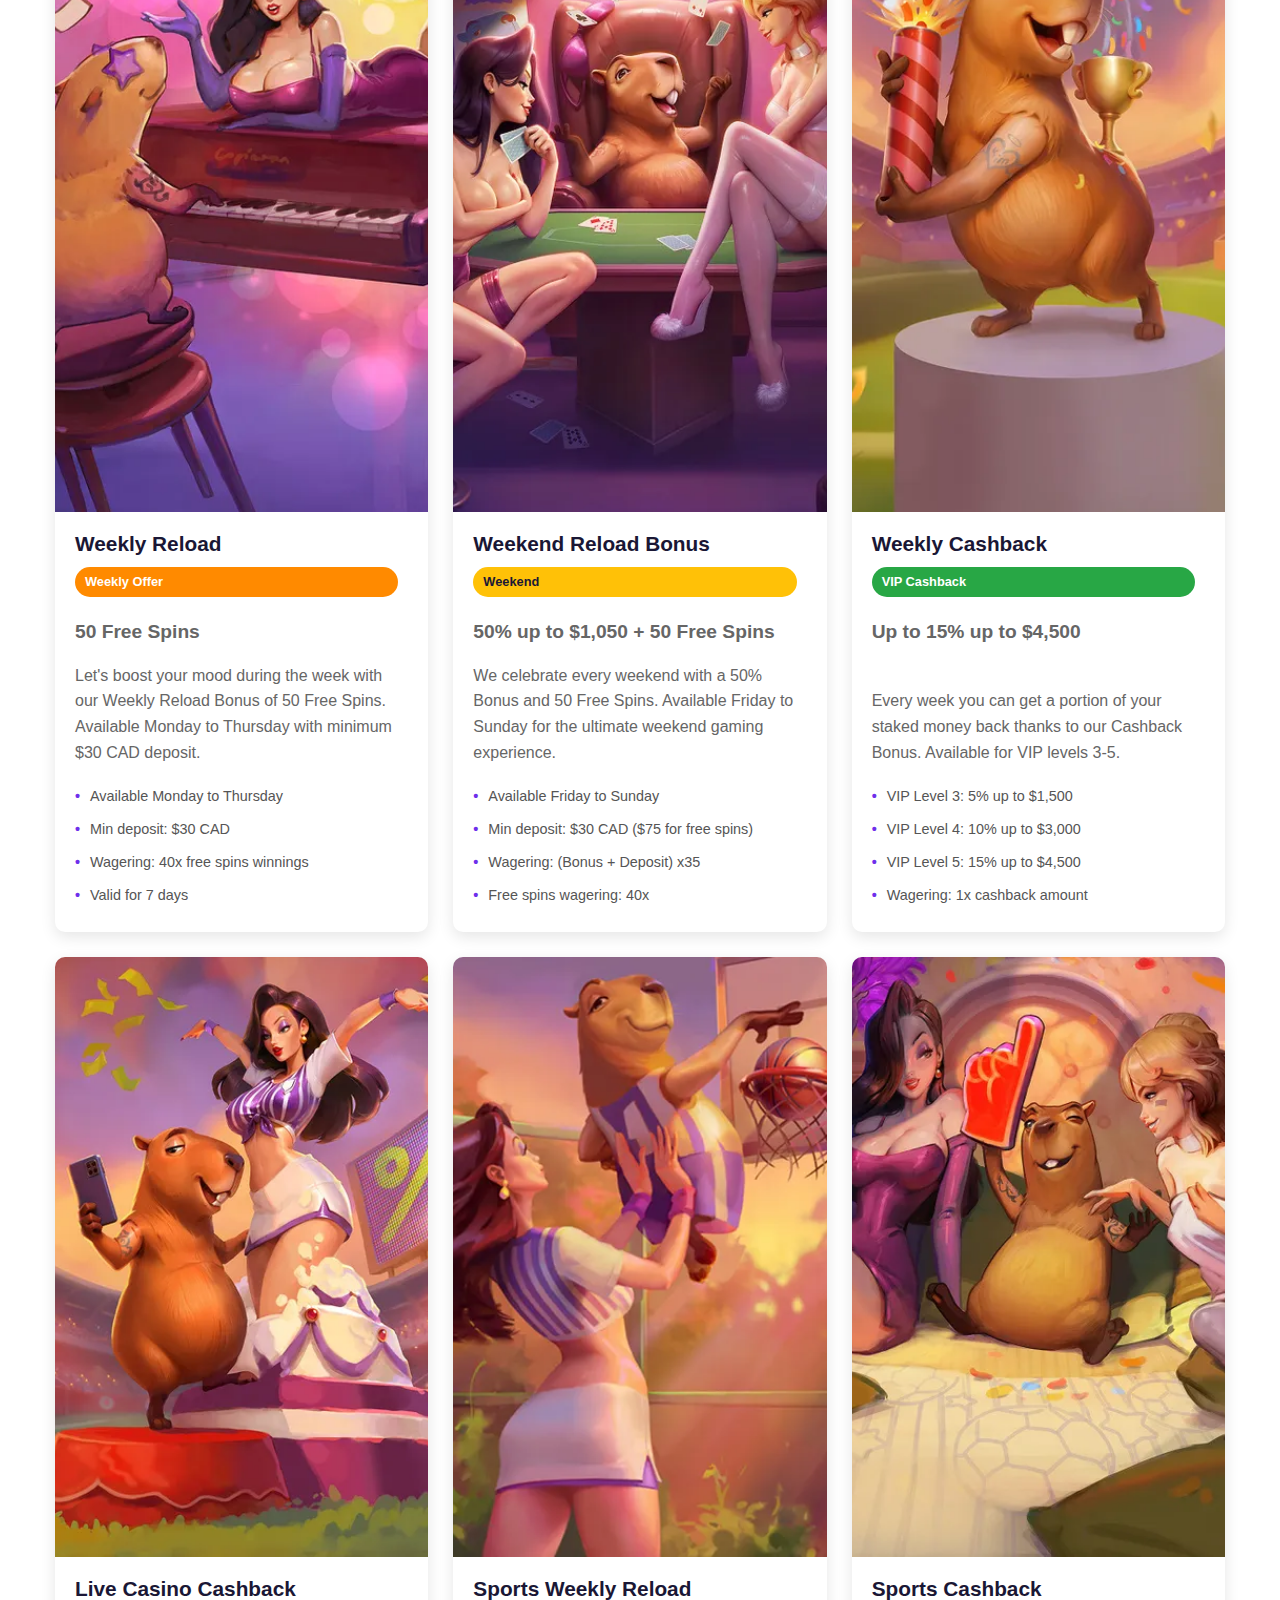
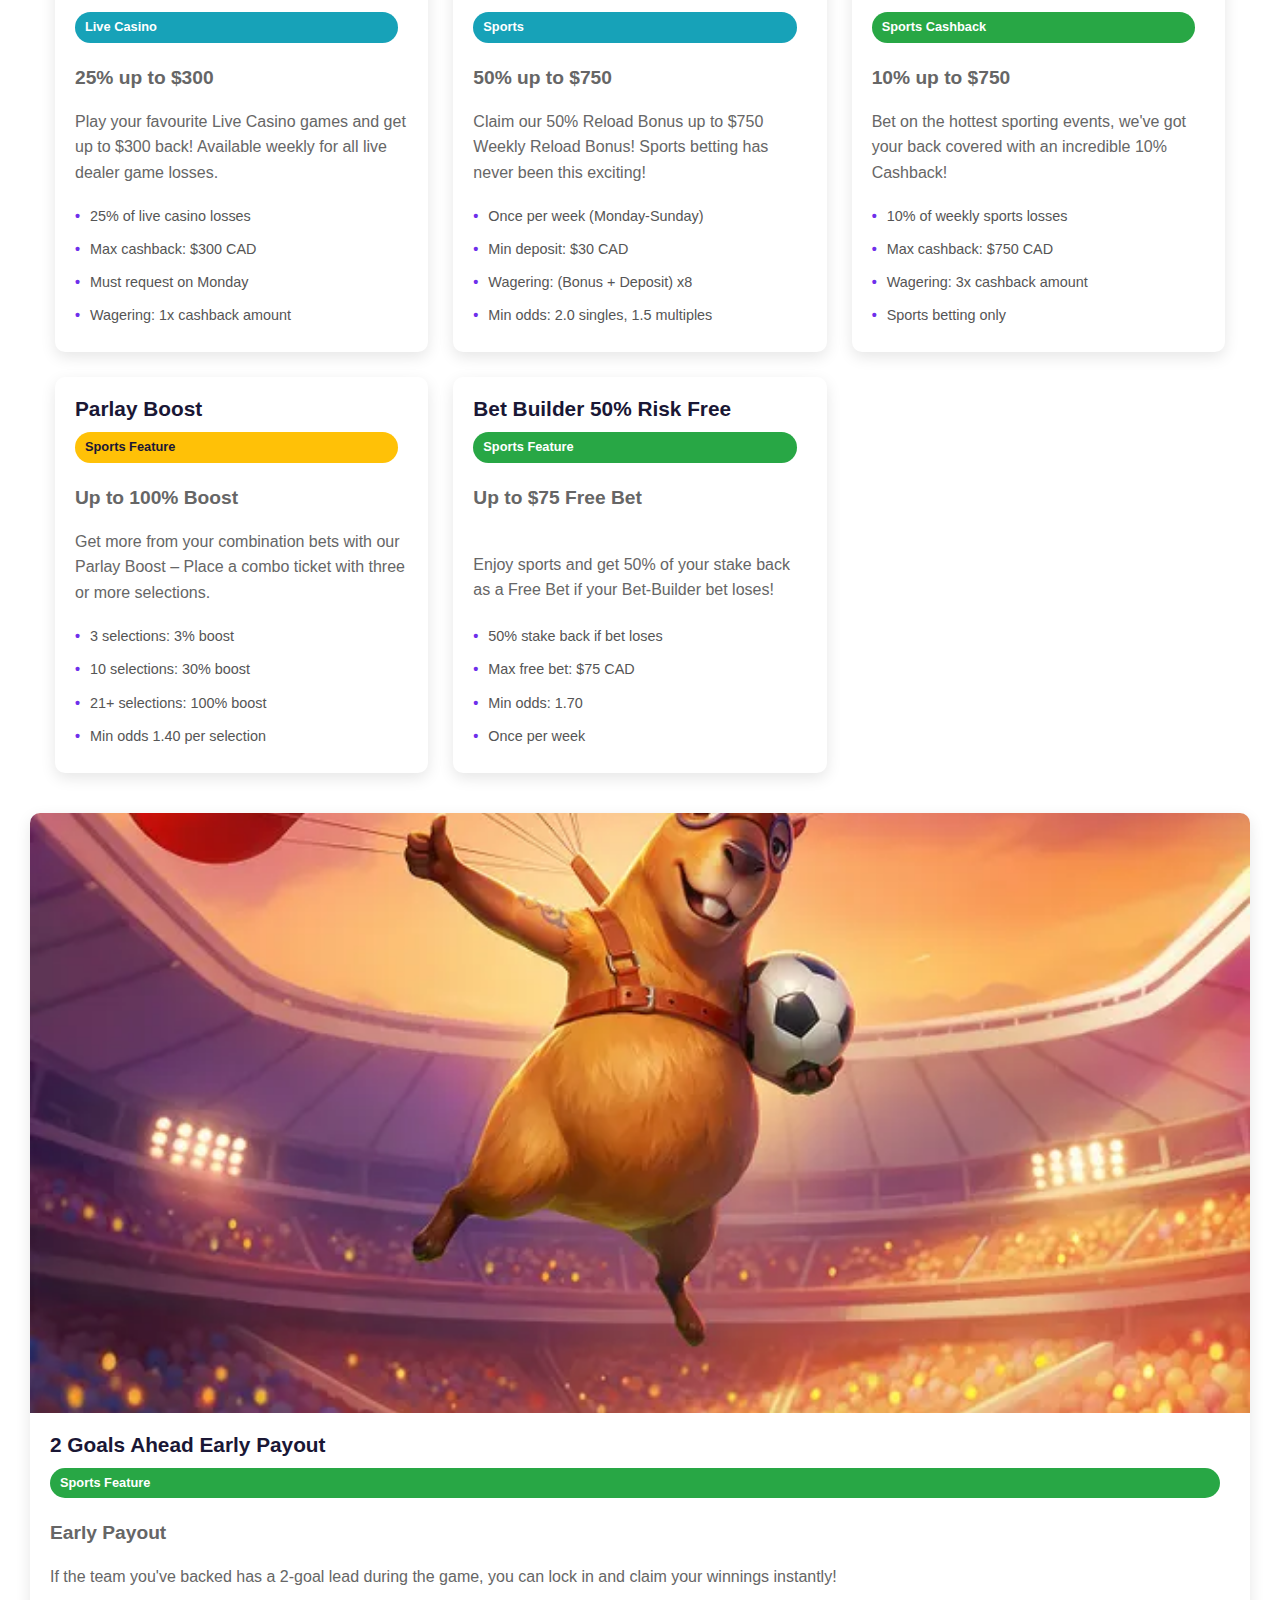
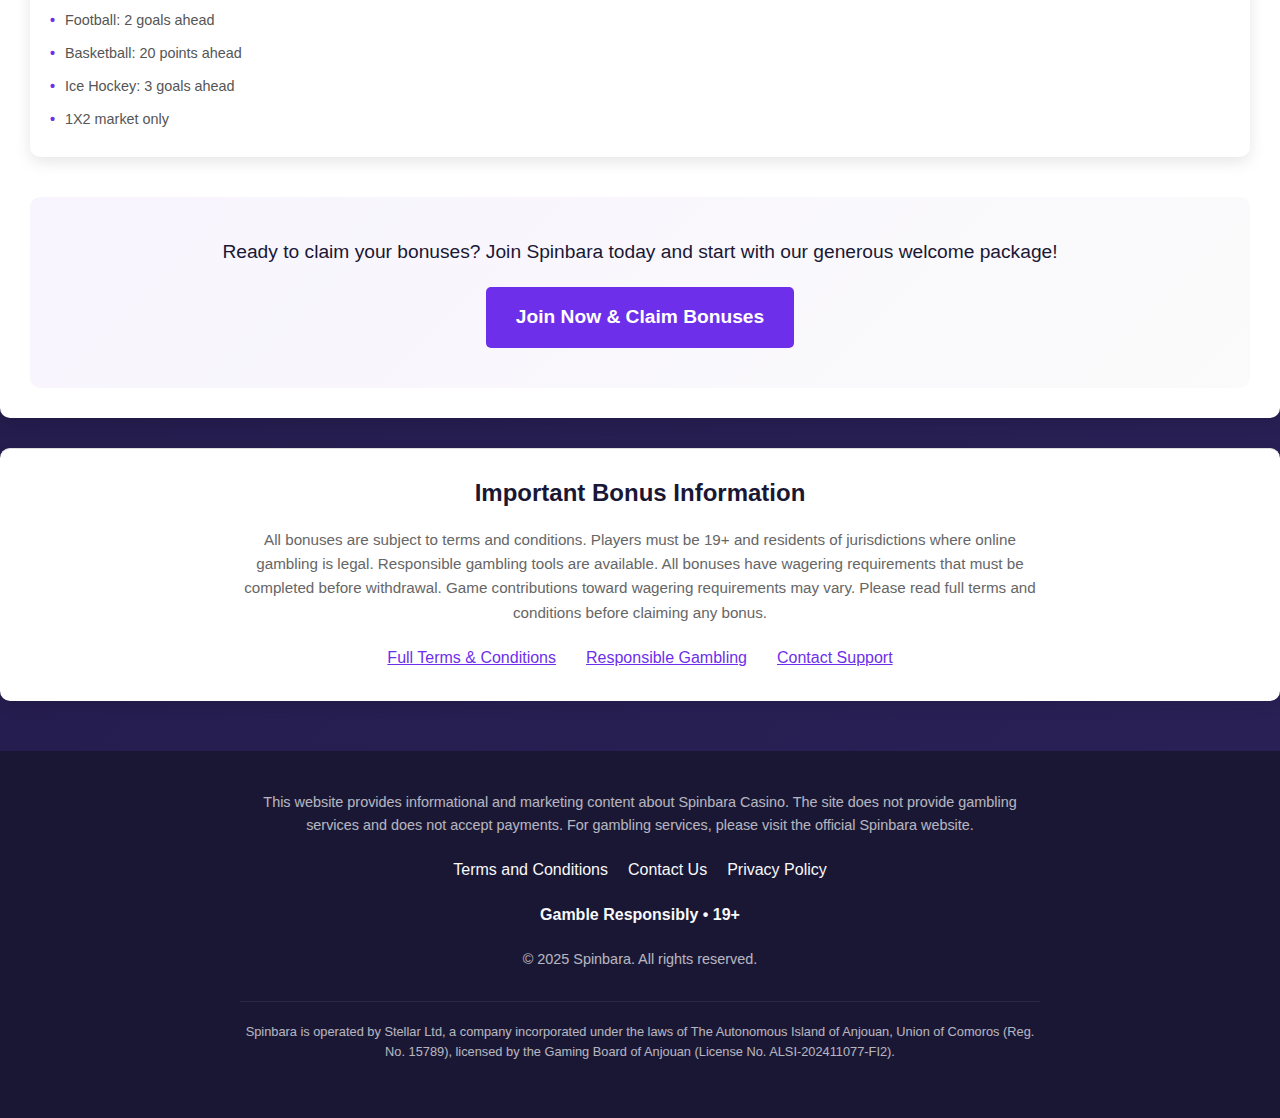
<file: bonuses.html>
<!DOCTYPE html>
<html lang="en-CA">
<head>
    <meta charset="UTF-8">
    <meta name="viewport" content="width=device-width, initial-scale=1.0">
    <title>Spinbara Bonuses: 100% up to $750 Welcome Bonus, Sports, Cashback and Reloads</title>
    <meta name="description" content="Discover all promotions available for Canadians at Spinbara casino. Check wagering terms and instructions about how to claim bonus.">
    <link rel="stylesheet" href="spinbara-css.css">
    <link rel="stylesheet" href="bonuses.css">

    <link rel="icon" href="favicon.webp" type="image/webp" sizes="32x32">
    <!-- Font Awesome for icons -->
    <link rel="stylesheet" href="https://cdnjs.cloudflare.com/ajax/libs/font-awesome/5.15.4/css/all.min.css">
</head>
<body>
    <header>
        <div class="logo-container">
            <a href="/">
                <img src="images/logo.png" alt="Spinbara Casino Logo" class="logo" style="margin:-20px 0;">
            </a>
        </div>
        <nav>
            <ul>
                <li><a href="/">Home</a></li>
                <li><a href="/bonus" class="active">Bonuses</a></li>
                <li><a href="#games">Games</a></li>
                <li><a href="/banking">Payments</a></li>
                <li><a href="#support">Support</a></li>
            </ul>
        </nav>
        <div class="cta-buttons">
            <a href="/visit" class="btn btn-secondary">Log In</a>
            <a href="/visit" class="btn btn-primary">Register</a>
        </div>
    </header>

    <main id="promotions">
        
<!-- Page Header -->
        <section class="page-header">
            <div class="container">
                <h1>Spinbara Bonuses - Welcome, No deposit, Cashback for Canada</h1>
                <p class="page-intro">Discover the complete portfolio of bonuses and promotions available at <a href="/">Spinbara Casino</a> for Canadian players. From generous welcome packages to ongoing cashback offers, weekly reload bonuses, and exclusive VIP rewards - we've designed our promotional structure to enhance your gaming experience across casino games, live dealer tables, and sports betting.</p>
            </div>
        </section>

        <!-- Casino Welcome Bonus -->
        <section class="bonus-detail-section">
            <div class="container">
                <h2>Welcome Bonus - Casino</h2>
                
                <div class="bonus-detail-card">
                    <div class="bonus-card-header">
                        <a href="/claim">
                            <img src="images/bonus1.jpg" alt="Spinbara Casino Welcome Bonus" class="bonus-detail-image">
                        </a>
                        <div class="bonus-highlight">
                            <span class="badge badge-primary">Welcome Offer</span>
                            <h3>100% up to $750 + 200 FS + 1 Bonus Crab</h3>
                        </div>
                    </div>
                    
                    <div class="bonus-description-full">
                        <p>Welcome to our Website! Register now to get a 100% up to $750 Bonus on your first deposit and 200 Free Spins to enjoy your favourite slots! In addition, get a free pick offer from Bonus Crab!</p>
                        
                        <div class="bonus-steps-inline">
                            <div class="step-inline">
                                <span class="step-number-small">1</span>
                                <span>Register new account</span>
                            </div>
                            <div class="step-inline">
                                <span class="step-number-small">2</span>
                                <span>Make qualifying deposit ($30 CAD min)</span>
                            </div>
                            <div class="step-inline">
                                <span class="step-number-small">3</span>
                                <span>Activate bonus in Profile section</span>
                            </div>
                            <div class="step-inline">
                                <span class="step-number-small">4</span>
                                <span>Enjoy casino games and complete wagering</span>
                            </div>
                        </div>
                    </div>

                    <div class="bonus-terms-table">
                        <h4>Bonus Terms & Conditions</h4>
                        <table class="terms-table">
                            <tbody>
                                <tr>
                                    <td><strong>Bonus Amount</strong></td>
                                    <td>100% up to $750 CAD</td>
                                </tr>
                                <tr>
                                    <td><strong>Free Spins</strong></td>
                                    <td>200 FS (20 per day for 10 days)</td>
                                </tr>
                                <tr>
                                    <td><strong>Minimum Deposit</strong></td>
                                    <td>$30 CAD for bonus + free spins</td>
                                </tr>
                                <tr>
                                    <td><strong>Wagering Requirements</strong></td>
                                    <td>(Bonus + Deposit) x35 / Free Spins x40</td>
                                </tr>
                                <tr>
                                    <td><strong>Maximum Bet</strong></td>
                                    <td>$10 CAD with active bonus</td>
                                </tr>
                                <tr>
                                    <td><strong>Time Limit</strong></td>
                                    <td>10 days to complete wagering</td>
                                </tr>
                                <tr>
                                    <td><strong>Eligible Games</strong></td>
                                    <td>Casino slots and table games</td>
                                </tr>
                                <tr>
                                    <td><strong>Excluded Methods</strong></td>
                                    <td>Neteller, Skrill deposits</td>
                                </tr>
                            </tbody>
                        </table>
                    </div>

                    <div class="bonus-cta">
                        <a href="/claim" class="btn btn-primary btn-large">Claim Welcome Bonus</a>
                    </div>
                </div>
            </div>
        </section>

        <!-- Sports Welcome Bonus -->
        <section class="bonus-detail-section">
            <div class="container">
                <h2>Sportsbook Welcome Bonus</h2>
                
                <div class="bonus-detail-card">
                    <div class="bonus-card-header">
                        <a href="/claim">
                            <img src="images/bonus2.jpg" alt="Spinbara Sports Welcome Bonus" class="bonus-detail-image">
                        </a>
                        <div class="bonus-highlight">
                            <span class="badge badge-info">Sports Offer</span>
                            <h3>100% up to $150</h3>
                        </div>
                    </div>
                    
                    <div class="bonus-description-full">
                        <p>Register now to claim a 100% First Deposit Bonus worth up to $150. Start your sports betting journey today with over 50,000 monthly live events.</p>
                        
                        <div class="bonus-steps-inline">
                            <div class="step-inline">
                                <span class="step-number-small">1</span>
                                <span>Create new account</span>
                            </div>
                            <div class="step-inline">
                                <span class="step-number-small">2</span>
                                <span>Make qualifying deposit ($30 CAD min)</span>
                            </div>
                            <div class="step-inline">
                                <span class="step-number-small">3</span>
                                <span>Play through deposit once at 1.50+ odds</span>
                            </div>
                            <div class="step-inline">
                                <span class="step-number-small">4</span>
                                <span>Bonus activated automatically</span>
                            </div>
                        </div>
                    </div>

                    <div class="bonus-terms-table">
                        <h4>Bonus Terms & Conditions</h4>
                        <table class="terms-table">
                            <tbody>
                                <tr>
                                    <td><strong>Bonus Amount</strong></td>
                                    <td>100% up to $150 CAD</td>
                                </tr>
                                <tr>
                                    <td><strong>Minimum Deposit</strong></td>
                                    <td>$30 CAD</td>
                                </tr>
                                <tr>
                                    <td><strong>Qualifying Condition</strong></td>
                                    <td>Play through deposit 1x at 1.50+ odds</td>
                                </tr>
                                <tr>
                                    <td><strong>Wagering Requirements</strong></td>
                                    <td>(Bonus + Deposit) x6 times</td>
                                </tr>
                                <tr>
                                    <td><strong>Minimum Odds</strong></td>
                                    <td>Singles 2.0+ / Multiples 1.5+ per selection</td>
                                </tr>
                                <tr>
                                    <td><strong>Maximum Bet</strong></td>
                                    <td>$75 CAD per bet towards rollover</td>
                                </tr>
                                <tr>
                                    <td><strong>Time Limit</strong></td>
                                    <td>30 days to complete wagering</td>
                                </tr>
                                <tr>
                                    <td><strong>Excluded Methods</strong></td>
                                    <td>Neteller, Skrill deposits</td>
                                </tr>
                            </tbody>
                        </table>
                    </div>

                    <div class="bonus-cta">
                        <a href="/claim" class="btn btn-primary btn-large">Claim Sports Bonus</a>
                    </div>
                </div>
            </div>
        </section>

        <!-- Other Promotions -->
        <section class="other-promotions-section">
            <div class="container">
                <h2>Other Promotions & Ongoing Offers</h2>
                <p class="section-intro">Explore our complete range of ongoing promotions designed to reward loyal players with regular bonuses, cashback offers, and exclusive perks.</p>

                <div class="promotions-grid-extended">
                    <!-- Weekly Reload -->
                    <div class="promo-card-extended">
                        <div class="promo-image">
                            <img src="images/bonus3.jpg" alt="Weekly Reload">
                        </div>
                        <div class="promo-content">
                            <h3>Weekly Reload</h3>
                            <span class="badge badge-secondary">Weekly Offer</span>
                            <p class="promo-offer">50 Free Spins</p>
                            <p>Let's boost your mood during the week with our Weekly Reload Bonus of 50 Free Spins. Available Monday to Thursday with minimum $30 CAD deposit.</p>
                            <ul class="promo-highlights">
                                <li>Available Monday to Thursday</li>
                                <li>Min deposit: $30 CAD</li>
                                <li>Wagering: 40x free spins winnings</li>
                                <li>Valid for 7 days</li>
                            </ul>
                        </div>
                    </div>

                    <!-- Weekend Reload -->
                    <div class="promo-card-extended">
                        <div class="promo-image">
                            <img src="images/bonus-4.jpg" alt="Weekend Reload Bonus">
                        </div>
                        <div class="promo-content">
                            <h3>Weekend Reload Bonus</h3>
                            <span class="badge badge-warning">Weekend</span>
                            <p class="promo-offer">50% up to $1,050 + 50 Free Spins</p>
                            <p>We celebrate every weekend with a 50% Bonus and 50 Free Spins. Available Friday to Sunday for the ultimate weekend gaming experience.</p>
                            <ul class="promo-highlights">
                                <li>Available Friday to Sunday</li>
                                <li>Min deposit: $30 CAD ($75 for free spins)</li>
                                <li>Wagering: (Bonus + Deposit) x35</li>
                                <li>Free spins wagering: 40x</li>
                            </ul>
                        </div>
                    </div>

                    <!-- Weekly Cashback -->
                    <div class="promo-card-extended">
                        <div class="promo-image">
                            <img src="images/bonus5.jpg" alt="Weekly Cashback">
                        </div>
                        <div class="promo-content">
                            <h3>Weekly Cashback</h3>
                            <span class="badge badge-success">VIP Cashback</span>
                            <p class="promo-offer">Up to 15% up to $4,500</p>
                            <p>Every week you can get a portion of your staked money back thanks to our Cashback Bonus. Available for VIP levels 3-5.</p>
                            <ul class="promo-highlights">
                                <li>VIP Level 3: 5% up to $1,500</li>
                                <li>VIP Level 4: 10% up to $3,000</li>
                                <li>VIP Level 5: 15% up to $4,500</li>
                                <li>Wagering: 1x cashback amount</li>
                            </ul>
                        </div>
                    </div>

                    <!-- Live Cashback -->
                    <div class="promo-card-extended">
                        <div class="promo-image">
                            <img src="images/bonus6.jpg" alt="Live Casino Cashback">
                        </div>
                        <div class="promo-content">
                            <h3>Live Casino Cashback</h3>
                            <span class="badge badge-info">Live Casino</span>
                            <p class="promo-offer">25% up to $300</p>
                            <p>Play your favourite Live Casino games and get up to $300 back! Available weekly for all live dealer game losses.</p>
                            <ul class="promo-highlights">
                                <li>25% of live casino losses</li>
                                <li>Max cashback: $300 CAD</li>
                                <li>Must request on Monday</li>
                                <li>Wagering: 1x cashback amount</li>
                            </ul>
                        </div>
                    </div>

                    <!-- Sports Weekly Reload -->
                    <div class="promo-card-extended">
                        <div class="promo-image">
                            <img src="images/bonus7.jpg" alt="Sports Weekly Reload">
                        </div>
                        <div class="promo-content">
                            <h3>Sports Weekly Reload</h3>
                            <span class="badge badge-info">Sports</span>
                            <p class="promo-offer">50% up to $750</p>
                            <p>Claim our 50% Reload Bonus up to $750 Weekly Reload Bonus! Sports betting has never been this exciting!</p>
                            <ul class="promo-highlights">
                                <li>Once per week (Monday-Sunday)</li>
                                <li>Min deposit: $30 CAD</li>
                                <li>Wagering: (Bonus + Deposit) x8</li>
                                <li>Min odds: 2.0 singles, 1.5 multiples</li>
                            </ul>
                        </div>
                    </div>

                    <!-- Sports Cashback -->
                    <div class="promo-card-extended">
                        <div class="promo-image">
                            <img src="images/bonus8.jpg" alt="Sports Cashback">
                        </div>
                        <div class="promo-content">
                            <h3>Sports Cashback</h3>
                            <span class="badge badge-success">Sports Cashback</span>
                            <p class="promo-offer">10% up to $750</p>
                            <p>Bet on the hottest sporting events, we've got your back covered with an incredible 10% Cashback!</p>
                            <ul class="promo-highlights">
                                <li>10% of weekly sports losses</li>
                                <li>Max cashback: $750 CAD</li>
                                <li>Wagering: 3x cashback amount</li>
                                <li>Sports betting only</li>
                            </ul>
                        </div>
                    </div>

                    <!-- Parlay Boost -->
                    <div class="promo-card-extended">
                    
                        <div class="promo-content">
                            <h3>Parlay Boost</h3>
                            <span class="badge badge-warning">Sports Feature</span>
                            <p class="promo-offer">Up to 100% Boost</p>
                            <p>Get more from your combination bets with our Parlay Boost – Place a combo ticket with three or more selections.</p>
                            <ul class="promo-highlights">
                                <li>3 selections: 3% boost</li>
                                <li>10 selections: 30% boost</li>
                                <li>21+ selections: 100% boost</li>
                                <li>Min odds 1.40 per selection</li>
                            </ul>
                        </div>
                    </div>

                    <!-- Bet Builder 50% Risk Free -->
                    <div class="promo-card-extended">
                    
                        <div class="promo-content">
                            <h3>Bet Builder 50% Risk Free</h3>
                            <span class="badge badge-success">Sports Feature</span>
                            <p class="promo-offer">Up to $75 Free Bet</p>
                            <p>Enjoy sports and get 50% of your stake back as a Free Bet if your Bet-Builder bet loses!</p>
                            <ul class="promo-highlights">
                                <li>50% stake back if bet loses</li>
                                <li>Max free bet: $75 CAD</li>
                                <li>Min odds: 1.70</li>
                                <li>Once per week</li>
                            </ul>
                        </div>
                    </div>            </ul>
                        </div>
                    </div>

                    <!-- 2 Goals Ahead -->
                    <div class="promo-card-extended">
                        <div class="promo-image">
                            <img src="images/bonus9.jpg" alt="2 Goals Ahead">
                        </div>
                        <div class="promo-content">
                            <h3>2 Goals Ahead Early Payout</h3>
                            <span class="badge badge-success">Sports Feature</span>
                            <p class="promo-offer">Early Payout</p>
                            <p>If the team you've backed has a 2-goal lead during the game, you can lock in and claim your winnings instantly!</p>
                            <ul class="promo-highlights">
                                <li>Football: 2 goals ahead</li>
                                <li>Basketball: 20 points ahead</li>
                                <li>Ice Hockey: 3 goals ahead</li>
                                <li>1X2 market only</li>
                            </ul>
                        </div>
                    </div>
                </div>

                <div class="promotions-cta">
                    <p>Ready to claim your bonuses? Join Spinbara today and start with our generous welcome package!</p>
                    <a href="/claim" class="btn btn-primary btn-large">Join Now & Claim Bonuses</a>
                </div>
            </div>
        </section>

        <!-- Terms Notice -->
        <section class="terms-notice">
            <div class="container">
                <h3>Important Bonus Information</h3>
                <p>All bonuses are subject to terms and conditions. Players must be 19+ and residents of jurisdictions where online gambling is legal. Responsible gambling tools are available. All bonuses have wagering requirements that must be completed before withdrawal. Game contributions toward wagering requirements may vary. Please read full terms and conditions before claiming any bonus.</p>
                <div class="responsible-links">
                    <a href="#" class="text-link">Full Terms & Conditions</a>
                    <a href="#" class="text-link">Responsible Gambling</a>
                    <a href="#" class="text-link">Contact Support</a>
                </div>
            </div>
        </section>
    </main>

    <footer>
        <div class="container">
            <div class="footer-info">
                <p class="disclaimer">This website provides informational and marketing content about Spinbara Casino. The site does not provide gambling services and does not accept payments. For gambling services, please visit the official Spinbara website.</p>
                
                <div class="footer-links">
                    <a href="#">Terms and Conditions</a>
                    <a href="#">Contact Us</a>
                    <a href="#">Privacy Policy</a>
                </div>
                
                <p class="responsible-message">Gamble Responsibly • 19+</p>
                <p class="copyright">© 2025 Spinbara. All rights reserved.</p>
            </div>
            
            <div class="operator-info">
                <p>Spinbara is operated by Stellar Ltd, a company incorporated under the laws of The Autonomous Island of Anjouan, Union of Comoros (Reg. No. 15789), licensed by the Gaming Board of Anjouan (License No. ALSI-202411077-FI2).</p>
            </div>
        </div>
    </footer>
</body>
</html>
</file>
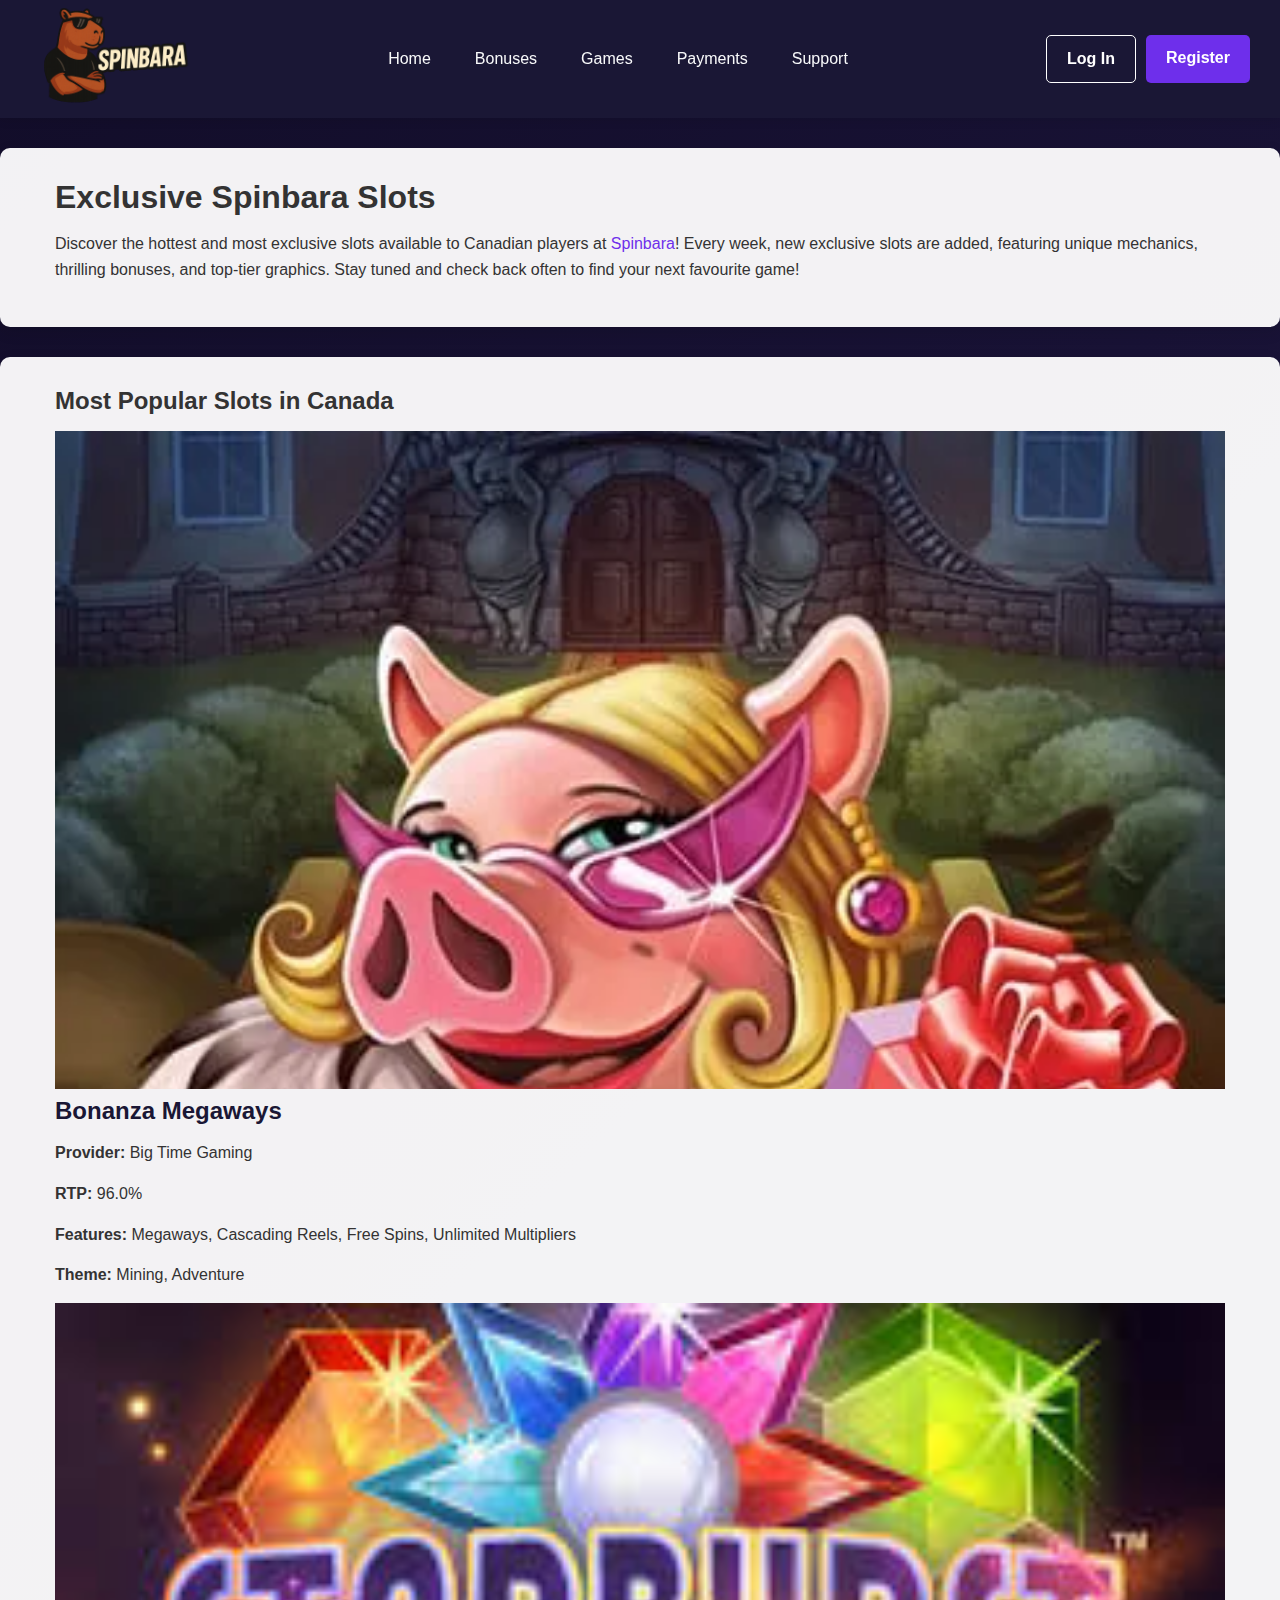
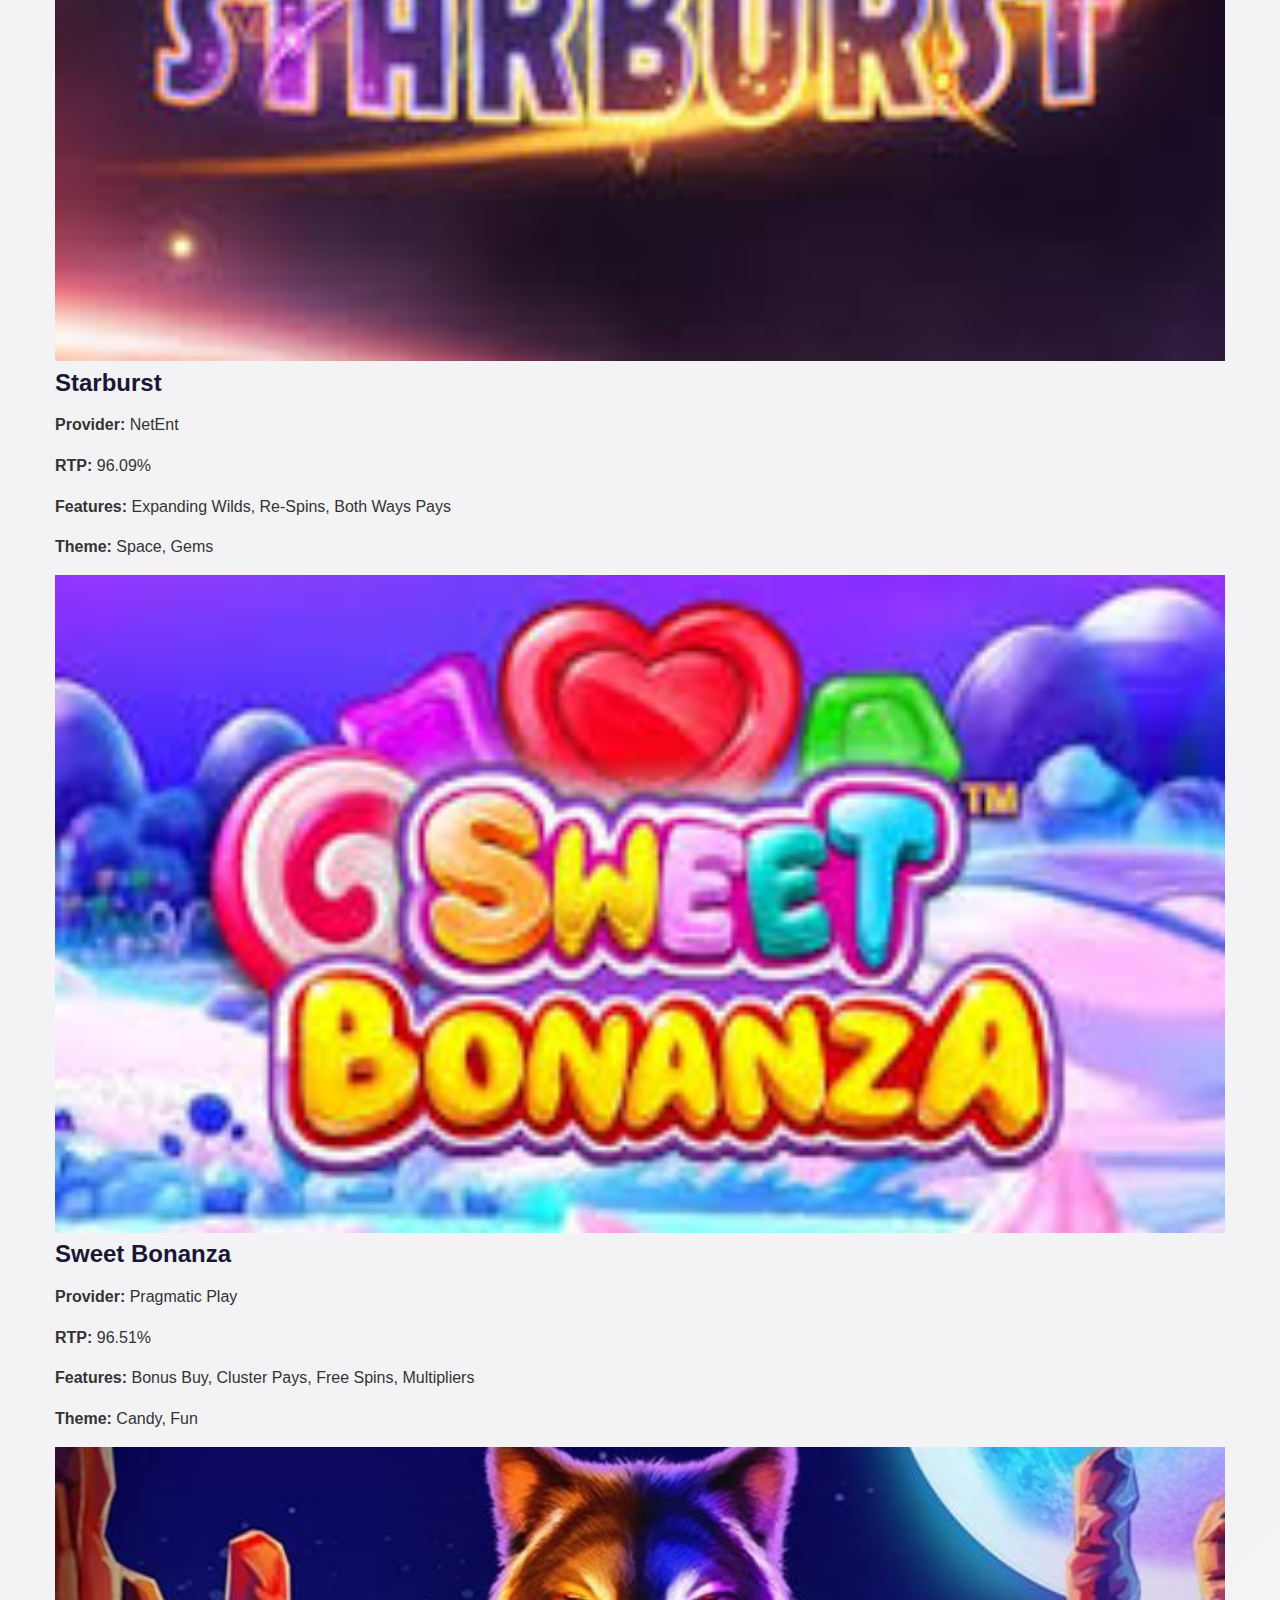
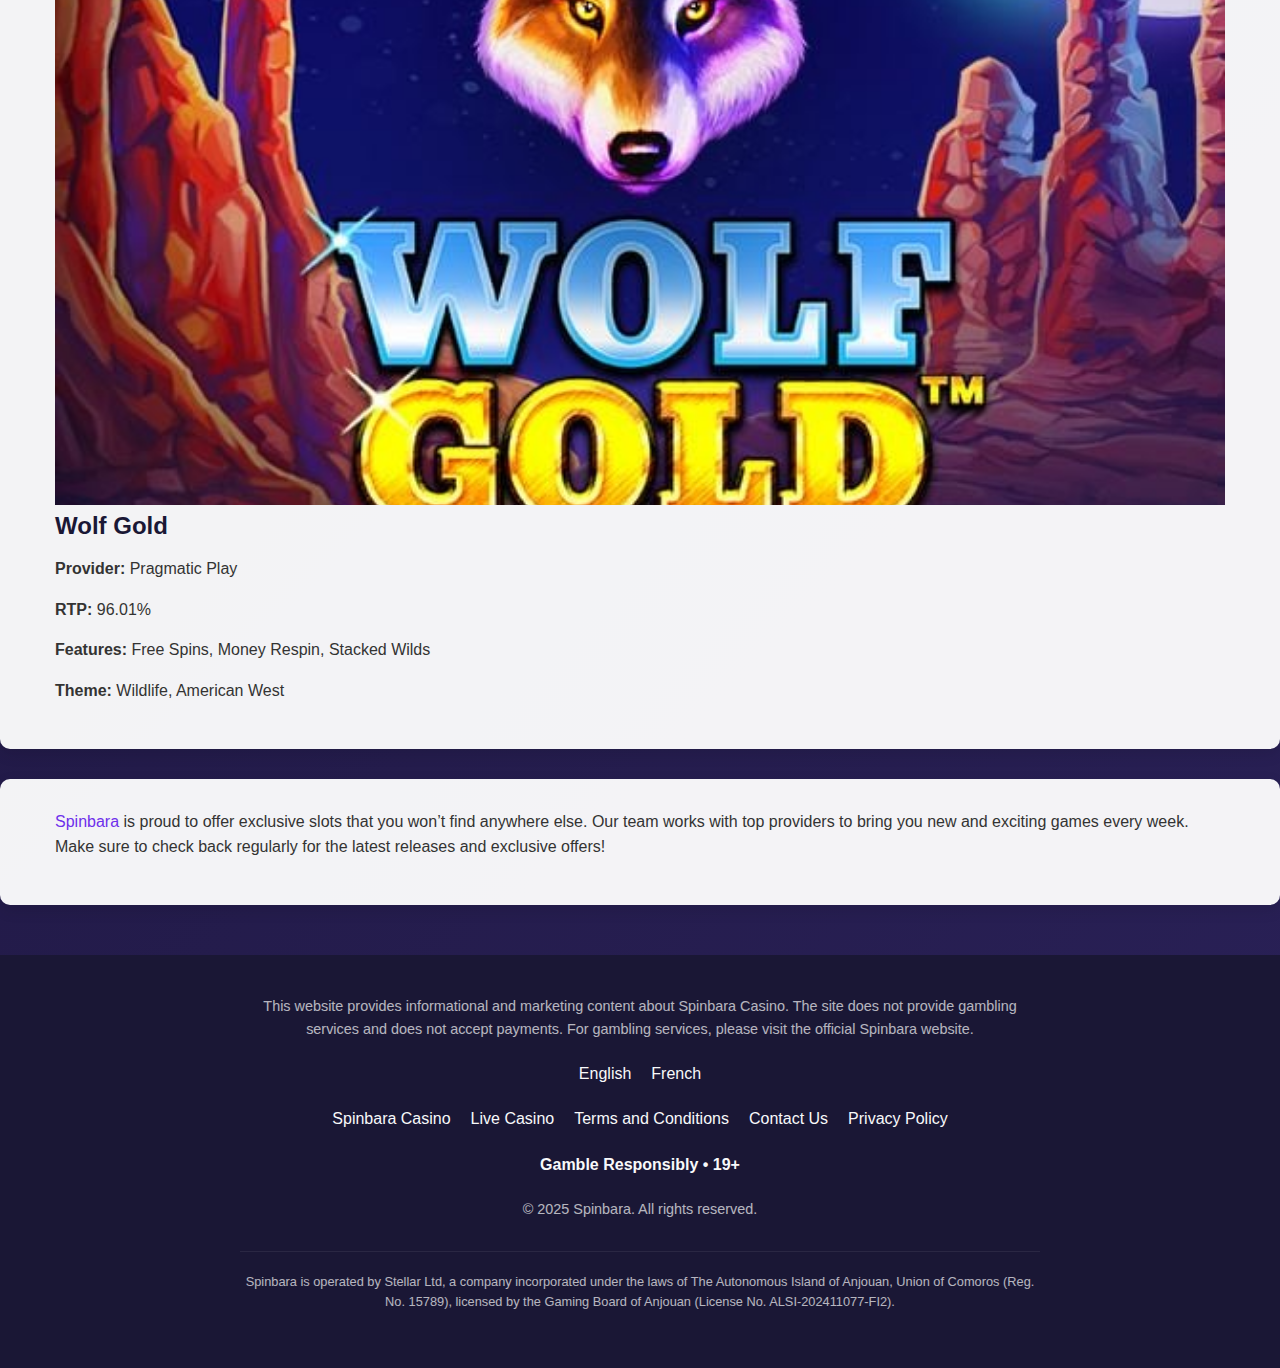
<file: exclusive-slots.html>
<!DOCTYPE html>
<html lang="en-CA">
<head>
    <meta charset="UTF-8">
    <meta name="viewport" content="width=device-width, initial-scale=1.0">
    <title>Exclusive Spinbara Slots</title>
    <meta name="description" content="Discover the most popular and exclusive slots at Spinbara Casino Canada. New exclusive slots appear every week!">
    <link rel="stylesheet" href="spinbara-css.css">
    <link rel="icon" href="favicon.webp" type="image/webp" sizes="32x32">
    <link rel="stylesheet" href="https://cdnjs.cloudflare.com/ajax/libs/font-awesome/5.15.4/css/all.min.css">
    <link rel="alternate" hreflang="en-CA" href="/exclusive-slots.html" />
    <link rel="alternate" hreflang="fr-CA" href="/fr/exclusive-slots.html" />
</head>
<body>
    <header>
        <div class="logo-container">
            <a href="/">
                <img src="images/logo.png" alt="Spinbara Casino Logo" class="logo" style="margin:-20px 0;">
            </a>
        </div>
        <nav>
            <ul>
                <li><a href="/">Home</a></li>
                <li><a href="/bonus">Bonuses</a></li>
                <li><a href="/games">Games</a></li>
                <li><a href="/banking">Payments</a></li>
                <li><a href="#support">Support</a></li>
            </ul>
        </nav>
        <div class="cta-buttons">
            <a href="/visit" class="btn btn-secondary">Log In</a>
            <a href="/visit" class="btn btn-primary">Register</a>
        </div>
    </header>
    <main>
        <section class="exclusive-slots-intro">
            <div class="container">
                <h1>Exclusive Spinbara Slots</h1>
                <p>Discover the hottest and most exclusive slots available to Canadian players at <a href="/">Spinbara</a>! Every week, new exclusive slots are added, featuring unique mechanics, thrilling bonuses, and top-tier graphics. Stay tuned and check back often to find your next favourite game!</p>
            </div>
        </section>
        <section class="slots-list">
            <div class="container">
                <h2>Most Popular Slots in Canada</h2>
                <div class="slots-grid">
                    <!-- Slot 1 -->
                    <div class="slot-card">
                        <img src="images/megaways1.jpg" alt="Bonanza Megaways Slot" class="slot-image" style="aspect-ratio:16/9;width:100%;object-fit:cover;">
                        <div class="slot-info">
                            <h3>Bonanza Megaways</h3>
                            <p><strong>Provider:</strong> Big Time Gaming</p>
                            <p><strong>RTP:</strong> 96.0%</p>
                            <p><strong>Features:</strong> Megaways, Cascading Reels, Free Spins, Unlimited Multipliers</p>
                            <p><strong>Theme:</strong> Mining, Adventure</p>
                        </div>
                    </div>
                    <!-- Slot 2 -->
                    <div class="slot-card">
                        <img src="images/starburst.jpeg" alt="Starburst Slot" class="slot-image" style="aspect-ratio:16/9;width:100%;object-fit:cover;">
                        <div class="slot-info">
                            <h3>Starburst</h3>
                            <p><strong>Provider:</strong> NetEnt</p>
                            <p><strong>RTP:</strong> 96.09%</p>
                            <p><strong>Features:</strong> Expanding Wilds, Re-Spins, Both Ways Pays</p>
                            <p><strong>Theme:</strong> Space, Gems</p>
                        </div>
                    </div>
                    <!-- Slot 3 -->
                    <div class="slot-card">
                        <img src="images/sweet-bonanza.jpeg" alt="Sweet Bonanza Slot" class="slot-image" style="aspect-ratio:16/9;width:100%;object-fit:cover;">
                        <div class="slot-info">
                            <h3>Sweet Bonanza</h3>
                            <p><strong>Provider:</strong> Pragmatic Play</p>
                            <p><strong>RTP:</strong> 96.51%</p>
                            <p><strong>Features:</strong> Bonus Buy, Cluster Pays, Free Spins, Multipliers</p>
                            <p><strong>Theme:</strong> Candy, Fun</p>
                        </div>
                    </div>
                    <!-- Slot 4 -->
                    <div class="slot-card">
                        <img src="images/wolf-gold.jpg" alt="Wolf Gold Slot" class="slot-image" style="aspect-ratio:16/9;width:100%;object-fit:cover;">
                        <div class="slot-info">
                            <h3>Wolf Gold</h3>
                            <p><strong>Provider:</strong> Pragmatic Play</p>
                            <p><strong>RTP:</strong> 96.01%</p>
                            <p><strong>Features:</strong> Free Spins, Money Respin, Stacked Wilds</p>
                            <p><strong>Theme:</strong> Wildlife, American West</p>
                        </div>
                    </div>
                </div>
            </div>
        </section>
        <section class="exclusive-slots-note">
            <div class="container">
                <p><a href="/">Spinbara</a> is proud to offer exclusive slots that you won’t find anywhere else. Our team works with top providers to bring you new and exciting games every week. Make sure to check back regularly for the latest releases and exclusive offers!</p>
            </div>
        </section>
    </main>
    <footer>
        <div class="container">
            <div class="footer-info">
                <p class="disclaimer">This website provides informational and marketing content about Spinbara Casino. The site does not provide gambling services and does not accept payments. For gambling services, please visit the official Spinbara website.</p>
                <div class="footer-links">
                    <a href="/">English</a>
                    <a href="/fr">French</a>
                </div>
                <div class="footer-links">
                    <a href="/">Spinbara Casino</a>
                    <a href="/live-casino">Live Casino</a>
                    <a href="#">Terms and Conditions</a>
                    <a href="#">Contact Us</a>
                    <a href="#">Privacy Policy</a>
                </div>
                <p class="responsible-message">Gamble Responsibly • 19+</p>
                <p class="copyright">© 2025 Spinbara. All rights reserved.</p>
            </div>
            <div class="operator-info">
                <p>Spinbara is operated by Stellar Ltd, a company incorporated under the laws of The Autonomous Island of Anjouan, Union of Comoros (Reg. No. 15789), licensed by the Gaming Board of Anjouan (License No. ALSI-202411077-FI2).</p>
            </div>
        </div>
    </footer>
</body>
</html>
</file>
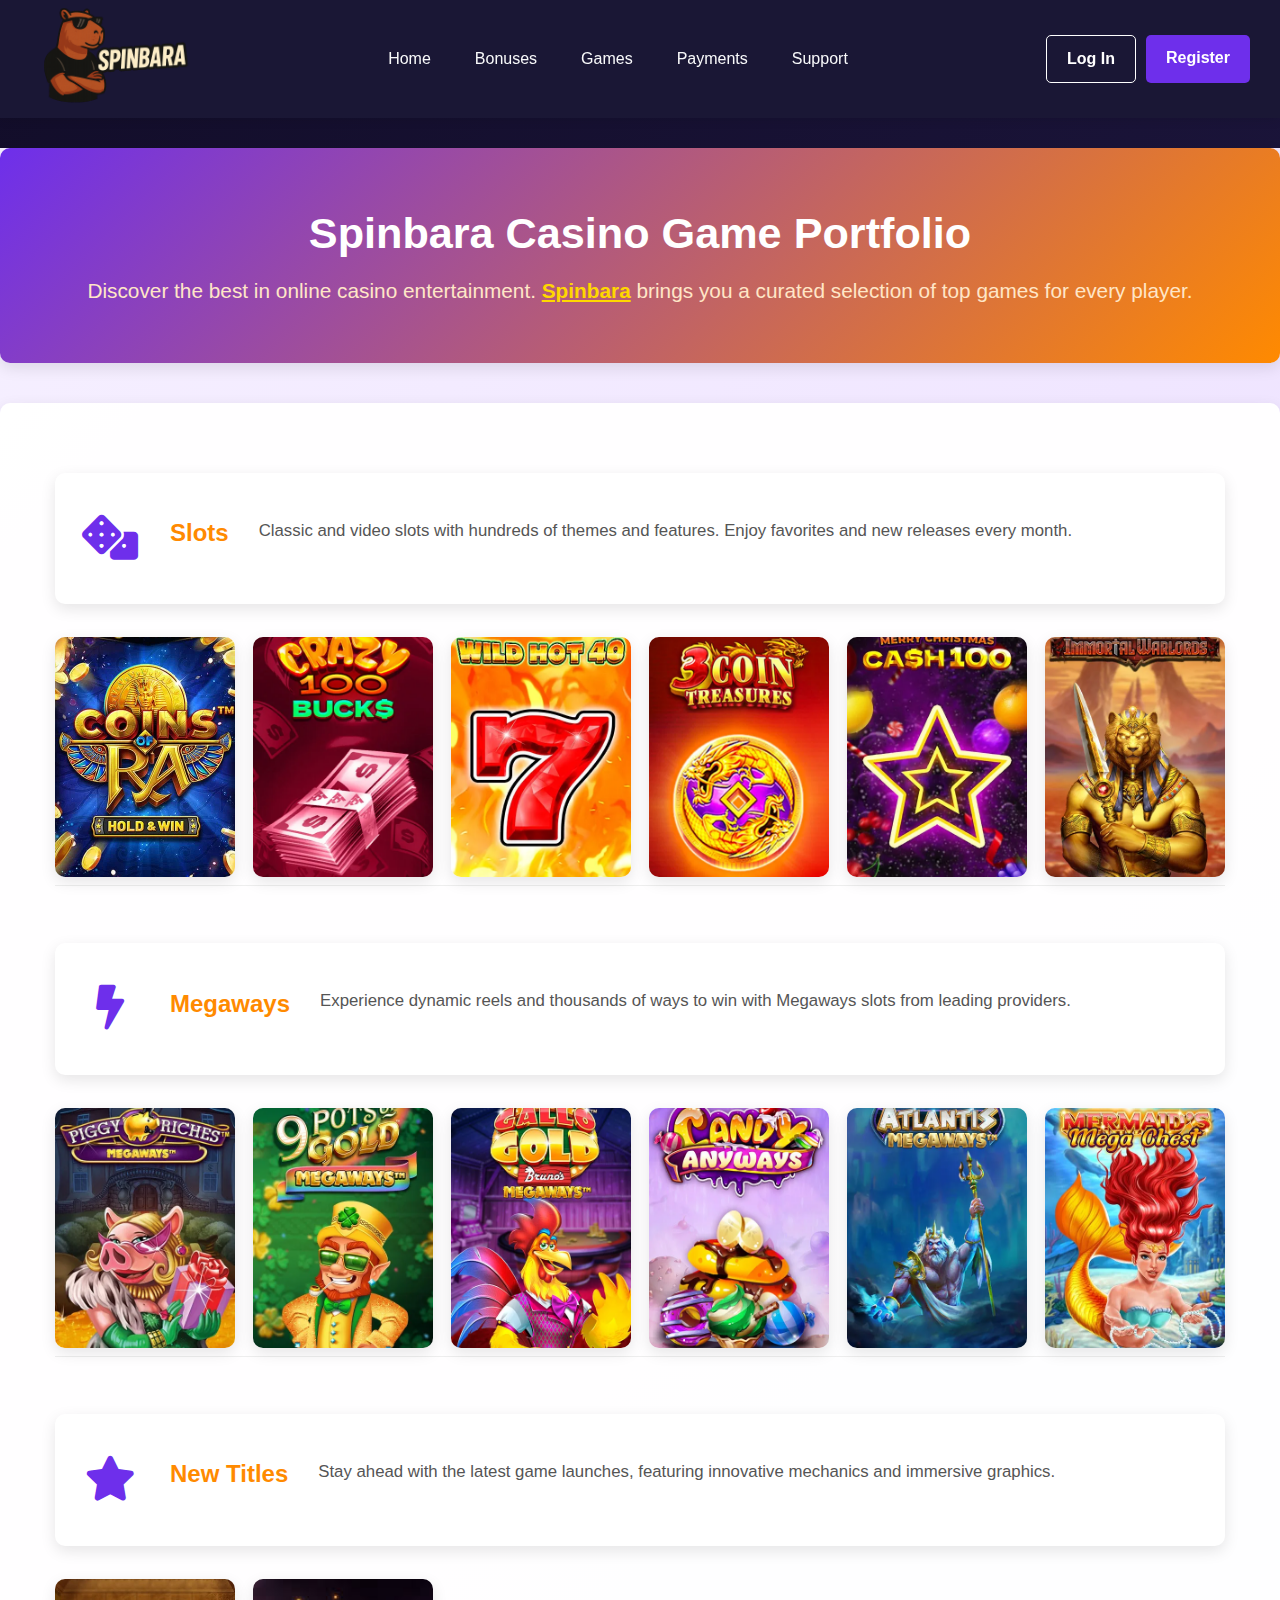
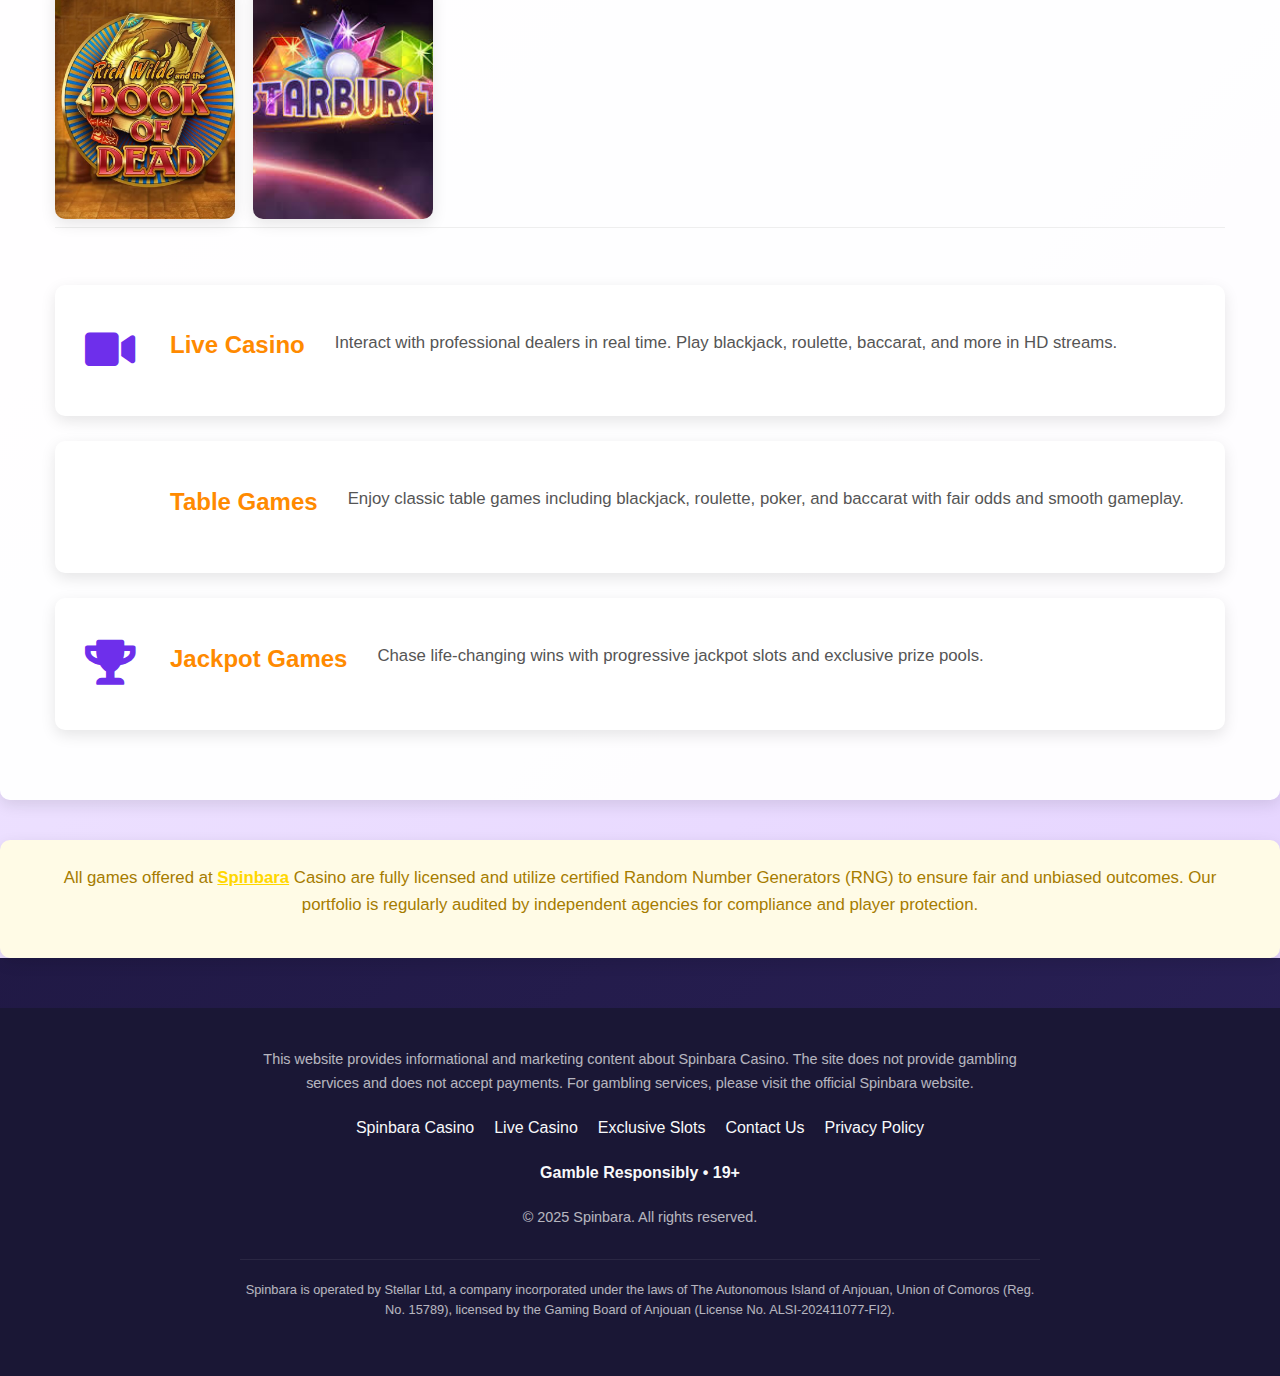
<file: games.html>
<!DOCTYPE html>
<html lang="en-CA">
<head>
    <meta charset="UTF-8">
    <meta name="viewport" content="width=device-width, initial-scale=1.0">
    <title>Game Portfolio - Spinbara Casino</title>
    <meta name="description" content="Explore the game portfolio of Spinbara Casino. Discover slots, megaways, new titles, live casino, table games, and jackpot games—all licensed and certified for fair play.">
    <link rel="stylesheet" href="spinbara-css.css">
    <link rel="stylesheet" href="portfolio-page.css">
    <link rel="icon" href="favicon.webp" type="image/webp" sizes="32x32">
    <link rel="stylesheet" href="https://cdnjs.cloudflare.com/ajax/libs/font-awesome/5.15.4/css/all.min.css">
</head>
<body>
    <!-- Header (unchanged) -->
    <header>
        <div class="logo-container">
            <a href="/">
                <img src="images/logo.png" alt="Spinbara Casino Logo" class="logo" style="margin:-20px 0;">
            </a>
        </div>
        <nav>
            <ul>
                <li><a href="/">Home</a></li>
                <li><a href="/bonus">Bonuses</a></li>
                <li><a href="/games">Games</a></li>
                <li><a href="/banking">Payments</a></li>
                <li><a href="#support">Support</a></li>
            </ul>
        </nav>
        <div class="cta-buttons">
            <a href="/visit" class="btn btn-secondary">Log In</a>
            <a href="/visit" class="btn btn-primary">Register</a>
        </div>
    </header>

    <main class="portfolio-main">
        <!-- Hero Section -->
        <section class="portfolio-hero">
            <div class="container">
                <h1>Spinbara Casino Game Portfolio</h1>
                <p class="hero-subtitle">Discover the best in online casino entertainment. <a href="/" class="spinbara-link">Spinbara</a> brings you a curated selection of top games for every player.</p>
            </div>
        </section>

        <!-- Game Types Grid -->
        <section class="game-types-grid">
            <div class="container">
                <div class="grid-6x1">
                    <div class="game-type-card">
                        <div class="game-type-icon"><i class="fas fa-dice"></i></div>
                        <h3>Slots</h3>
                        <p>Classic and video slots with hundreds of themes and features. Enjoy favorites and new releases every month.</p>
                    </div>
                    <div class="games-row">
                        <div class="game-thumb">
                            <img src="images/slot1" alt="Coins of ra">
                            <a href="#" class="play-btn"><i class="fas fa-play"></i></a>
                        </div>
                        <div class="game-thumb">
                            <img src="images/slot2.jpg" alt="Crazy 100 Bucks">
                            <a href="#" class="play-btn"><i class="fas fa-play"></i></a>
                        </div>
                        <div class="game-thumb">
                            <img src="images/slot3.jpg" alt="Wild hot 40">
                            <a href="#" class="play-btn"><i class="fas fa-play"></i></a>
                        </div>
                        <div class="game-thumb">
                            <img src="images/slot4.jpg" alt="3 Coins treusure">
                            <a href="#" class="play-btn"><i class="fas fa-play"></i></a>
                        </div>
                        <div class="game-thumb">
                            <img src="images/slot5.jpg" alt="Cash 100">
                            <a href="#" class="play-btn"><i class="fas fa-play"></i></a>
                        </div>
                        <div class="game-thumb">
                            <img src="images/slot6.jpg" alt="Immortal Warlords">
                            <a href="#" class="play-btn"><i class="fas fa-play"></i></a>
                        </div>
                    </div>
                    <div class="game-type-card">
                        <div class="game-type-icon"><i class="fas fa-bolt"></i></div>
                        <h3>Megaways</h3>
                        <p>Experience dynamic reels and thousands of ways to win with Megaways slots from leading providers.</p>
                    </div>
                    <div class="games-row">
                        <div class="game-thumb">
                            <img src="images/megaways1.jpg" alt="Piggy Riches megaways">
                            <a href="#" class="play-btn"><i class="fas fa-play"></i></a>
                        </div>
                        <div class="game-thumb">
                            <img src="images/megaways2.jpg" alt="9 pots of gold megaways">
                            <a href="#" class="play-btn"><i class="fas fa-play"></i></a>
                        </div>
                        <div class="game-thumb">
                            <img src="images/megaways3.jpg" alt="Gallo gold megaways">
                            <a href="#" class="play-btn"><i class="fas fa-play"></i></a>
                        </div>
                        <div class="game-thumb">
                            <img src="images/megaways4.jpg" alt="Candy anyways">
                            <a href="#" class="play-btn"><i class="fas fa-play"></i></a>
                        </div>
                        <div class="game-thumb">
                            <img src="images/megaways5.jpeg" alt="Atlantis megaways">
                            <a href="#" class="play-btn"><i class="fas fa-play"></i></a>
                        </div>
                        <div class="game-thumb">
                            <img src="images/megaways6.jpg" alt="Mermaid's ega chest">
                            <a href="#" class="play-btn"><i class="fas fa-play"></i></a>
                        </div>
                    </div>
                    <div class="game-type-card">
                        <div class="game-type-icon"><i class="fas fa-star"></i></div>
                        <h3>New Titles</h3>
                        <p>Stay ahead with the latest game launches, featuring innovative mechanics and immersive graphics.</p>
                    </div>
                    <div class="games-row">
                        <div class="game-thumb">
                            <img src="images/book-of-dead.jpg" alt="Book of Dead">
                            <a href="#" class="play-btn"><i class="fas fa-play"></i></a>
                        </div>
                        <div class="game-thumb">
                            <img src="images/starburst.jpeg" alt="Starburst">
                            <a href="#" class="play-btn"><i class="fas fa-play"></i></a>
                        </div>
                    </div>
                    <div class="game-type-card">
                        <div class="game-type-icon"><i class="fas fa-video"></i></div>
                        <h3>Live Casino</h3>
                        <p>Interact with professional dealers in real time. Play blackjack, roulette, baccarat, and more in HD streams.</p>
                    </div>
                
                    <div class="game-type-card">
                        <div class="game-type-icon"><i class="fas fa-spade"></i></div>
                        <h3>Table Games</h3>
                        <p>Enjoy classic table games including blackjack, roulette, poker, and baccarat with fair odds and smooth gameplay.</p>
                    </div>
                    
                    <div class="game-type-card">
                        <div class="game-type-icon"><i class="fas fa-trophy"></i></div>
                        <h3>Jackpot Games</h3>
                        <p>Chase life-changing wins with progressive jackpot slots and exclusive prize pools.</p>
                    </div>
                    
                </div>
            </div>
        </section>

        <!-- Disclaimer Section -->
        <section class="portfolio-disclaimer">
            <div class="container">
                <p class="disclaimer-text">
                    All games offered at <a href="/" class="spinbara-link">Spinbara</a> Casino are fully licensed and utilize certified Random Number Generators (RNG) to ensure fair and unbiased outcomes. Our portfolio is regularly audited by independent agencies for compliance and player protection.
                </p>
            </div>
        </section>
    </main>

    <!-- Footer (unchanged) -->
    <footer>
        <div class="container">
            <div class="footer-info">
                <p class="disclaimer">This website provides informational and marketing content about Spinbara Casino. The site does not provide gambling services and does not accept payments. For gambling services, please visit the official Spinbara website.</p>
                <div class="footer-links">
                    <a href="/">Spinbara Casino</a>
                    <a href="/live-casino">Live Casino</a>
                    <a href="/exclusive-slots">Exclusive Slots</a>
                    <a href="#">Contact Us</a>
                    <a href="#">Privacy Policy</a>
                </div>
                <p class="responsible-message">Gamble Responsibly • 19+</p>
                <p class="copyright">© 2025 Spinbara. All rights reserved.</p>
            </div>
            <div class="operator-info">
                <p>Spinbara is operated by Stellar Ltd, a company incorporated under the laws of The Autonomous Island of Anjouan, Union of Comoros (Reg. No. 15789), licensed by the Gaming Board of Anjouan (License No. ALSI-202411077-FI2).</p>
            </div>
        </div>
    </footer>
</body>
</html>
</file>
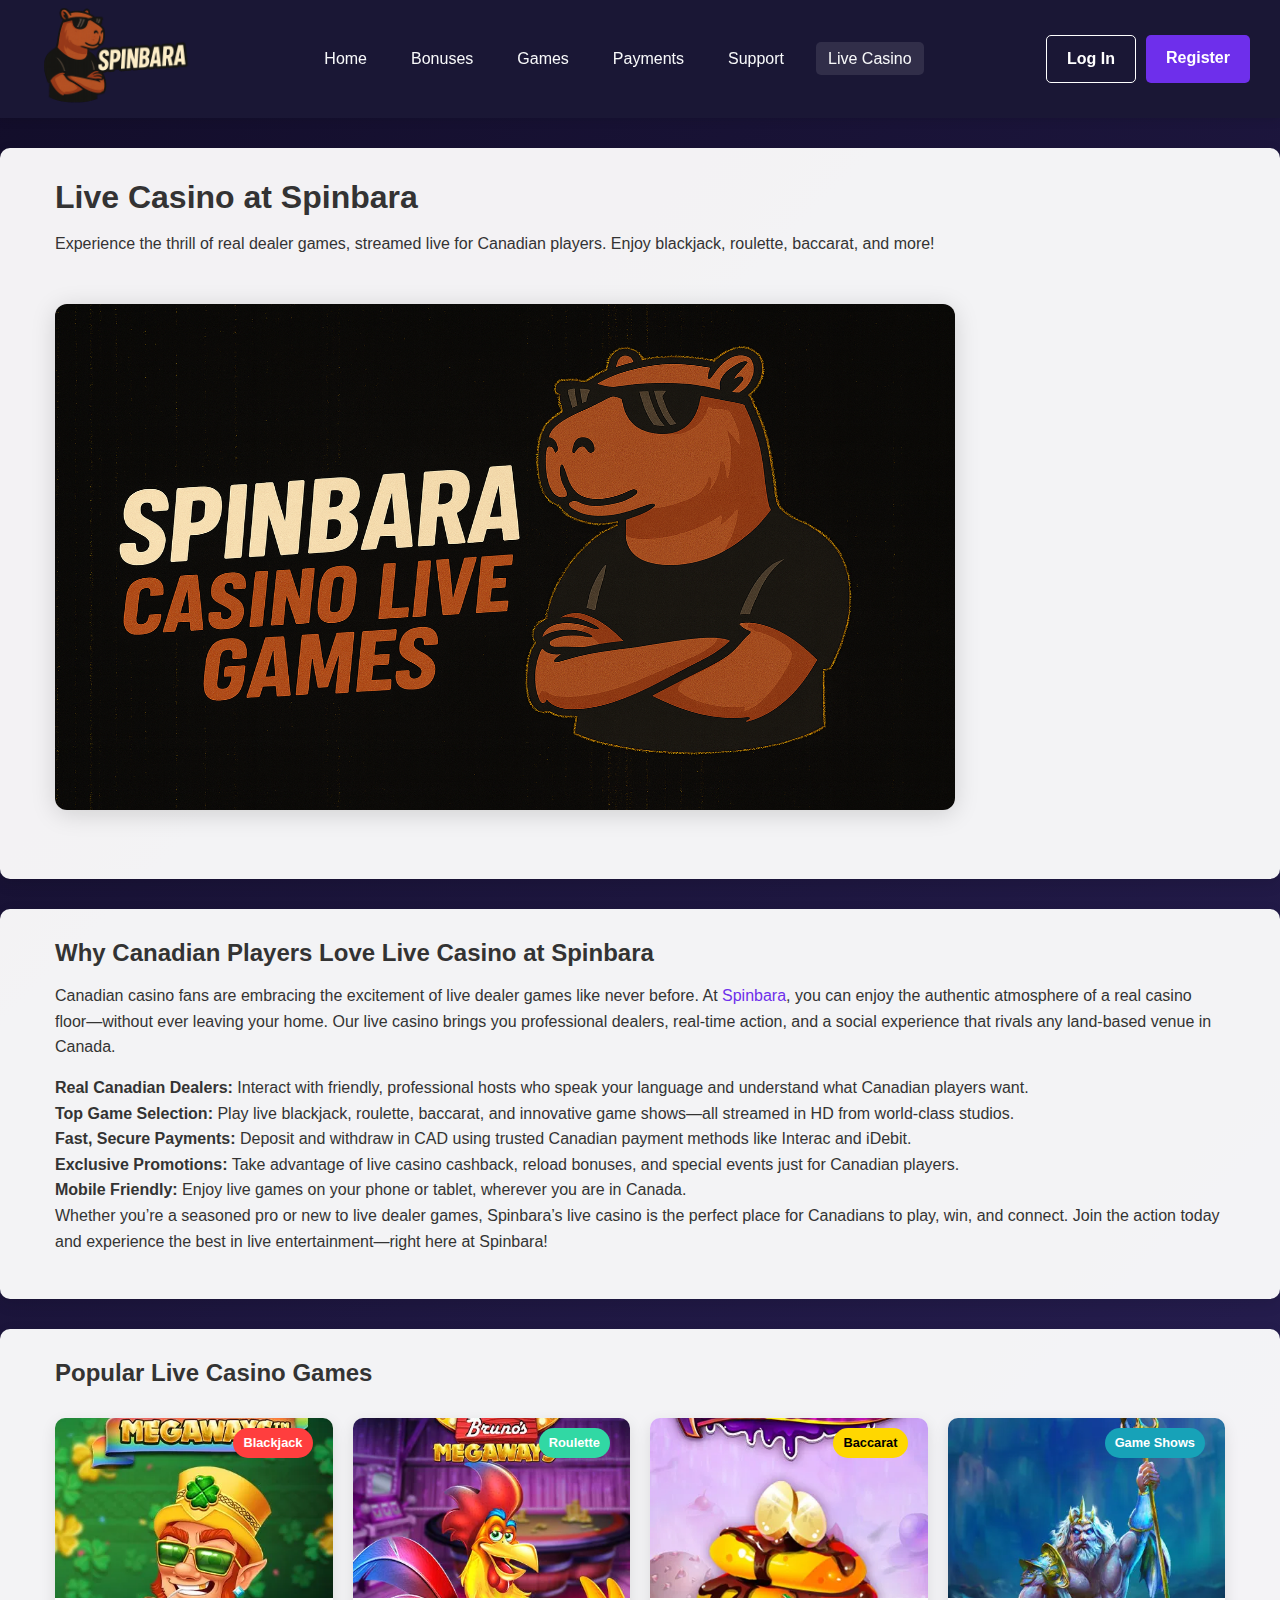
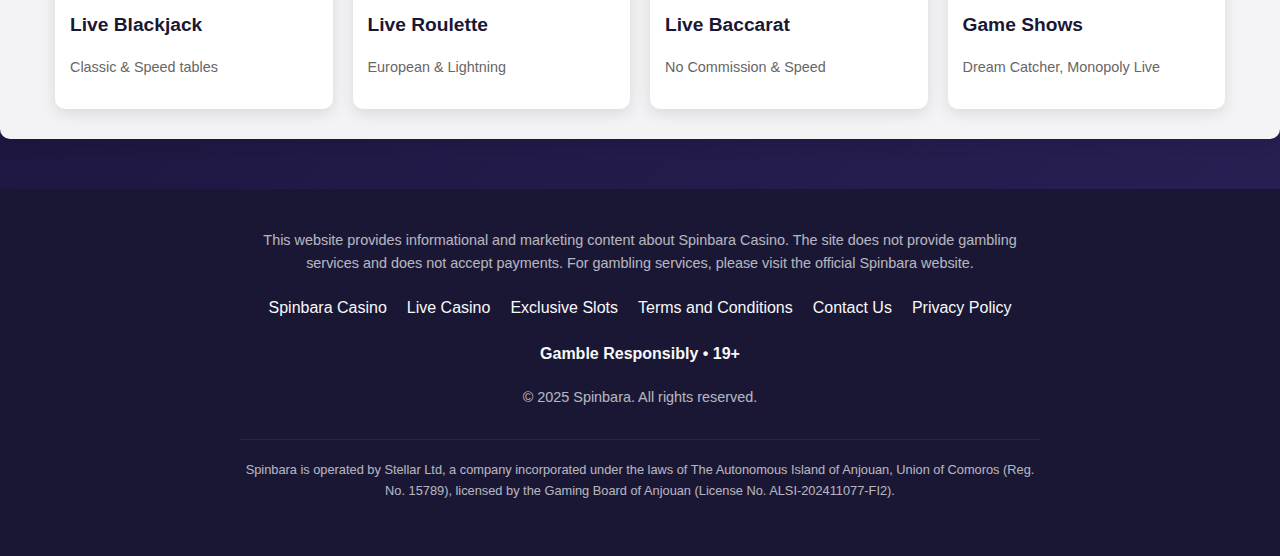
<file: live-casino.html>
<!DOCTYPE html>
<html lang="en-CA">
<head>
    <meta charset="UTF-8">
    <meta name="viewport" content="width=device-width, initial-scale=1.0">
    <title>Live Casino | Spinbara</title>
    <meta name="description" content="Play live casino games at Spinbara. Enjoy real dealer action and top live games in Canada.">
    <link rel="stylesheet" href="spinbara-css.css">
    <link rel="icon" href="favicon.webp" type="image/webp" sizes="32x32">
</head>
<body>
    <header>
        <div class="logo-container">
            <a href="/">
                <img src="images/logo.png" alt="Spinbara Casino Logo" class="logo" style="margin:-20px 0;">
            </a>
        </div>
        <nav>
            <ul>
                <li><a href="/">Home</a></li>
                <li><a href="/bonus">Bonuses</a></li>
                <li><a href="/games">Games</a></li>
                <li><a href="/banking">Payments</a></li>
                <li><a href="#support">Support</a></li>
                <li><a href="/live-casino" class="active">Live Casino</a></li>
            </ul>
        </nav>
        <div class="cta-buttons">
            <a href="/visit" class="btn btn-secondary">Log In</a>
            <a href="/visit" class="btn btn-primary">Register</a>
        </div>
    </header>
    <main>
        <section class="live-casino-hero">
            <div class="container">
                <h1>Live Casino at Spinbara</h1>
                <p>Experience the thrill of real dealer games, streamed live for Canadian players. Enjoy blackjack, roulette, baccarat, and more!</p>
                <img src="images/spinbara-live-casino.png" alt="Live Casino" style="width:100%;max-width:900px;aspect-ratio:16/9;border-radius:12px;box-shadow:0 4px 24px rgba(0,0,0,0.15);margin:32px 0;">
            </div>
        </section>

        <!-- Marketing Article for Canadian Live Casino Players -->
        <section class="live-casino-article">
            <div class="container">
                <article>
                    <h2>Why Canadian Players Love Live Casino at Spinbara</h2>
                    <p>Canadian casino fans are embracing the excitement of live dealer games like never before. At <a class="underline hover:no-underline" href="/">Spinbara</a>, you can enjoy the authentic atmosphere of a real casino floor—without ever leaving your home. Our live casino brings you professional dealers, real-time action, and a social experience that rivals any land-based venue in Canada.</p>
                    <ul>
                        <li><strong>Real Canadian Dealers:</strong> Interact with friendly, professional hosts who speak your language and understand what Canadian players want.</li>
                        <li><strong>Top Game Selection:</strong> Play live blackjack, roulette, baccarat, and innovative game shows—all streamed in HD from world-class studios.</li>
                        <li><strong>Fast, Secure Payments:</strong> Deposit and withdraw in CAD using trusted Canadian payment methods like Interac and iDebit.</li>
                        <li><strong>Exclusive Promotions:</strong> Take advantage of live casino cashback, reload bonuses, and special events just for Canadian players.</li>
                        <li><strong>Mobile Friendly:</strong> Enjoy live games on your phone or tablet, wherever you are in Canada.</li>
                    </ul>
                    <p>Whether you’re a seasoned pro or new to live dealer games, Spinbara’s live casino is the perfect place for Canadians to play, win, and connect. Join the action today and experience the best in live entertainment—right here at Spinbara!</p>
                </article>
            </div>
        </section>
        <section class="games-portfolio">
            <div class="container">
                <h2>Popular Live Casino Games</h2>
                <div class="games-grid">
                    <div class="game-card">
                        <div class="game-image">
                            <img src="images/megaways2.jpg" alt="Live Blackjack">
                            <div class="play-icon"><i class="fa fa-play-circle"></i></div>
                            <span class="badge badge-popular">Blackjack</span>
                        </div>
                        <h3>Live Blackjack</h3>
                        <p class="game-info">Classic & Speed tables</p>
                    </div>
                    <div class="game-card">
                        <div class="game-image">
                            <img src="images/megaways3.jpg" alt="Live Roulette">
                            <div class="play-icon"><i class="fa fa-play-circle"></i></div>
                            <span class="badge badge-freespins">Roulette</span>
                        </div>
                        <h3>Live Roulette</h3>
                        <p class="game-info">European & Lightning</p>
                    </div>
                    <div class="game-card">
                        <div class="game-image">
                            <img src="images/megaways4.jpg" alt="Live Baccarat">
                            <div class="play-icon"><i class="fa fa-play-circle"></i></div>
                            <span class="badge badge-exclusive">Baccarat</span>
                        </div>
                        <h3>Live Baccarat</h3>
                        <p class="game-info">No Commission & Speed</p>
                    </div>
                    <div class="game-card">
                        <div class="game-image">
                            <img src="images/megaways5.jpeg" alt="Game Shows">
                            <div class="play-icon"><i class="fa fa-play-circle"></i></div>
                            <span class="badge badge-info">Game Shows</span>
                        </div>
                        <h3>Game Shows</h3>
                        <p class="game-info">Dream Catcher, Monopoly Live</p>
                    </div>
                </div>
            </div>
        </section>
    </main>
    <footer>
        <div class="container">
            <div class="footer-info">
                <p class="disclaimer">This website provides informational and marketing content about Spinbara Casino. The site does not provide gambling services and does not accept payments. For gambling services, please visit the official Spinbara website.</p>
                <div class="footer-links">
                    <a href="/">Spinbara Casino</a>
                    <a href="/live-casino">Live Casino</a>
                    <a href="/exclusive-slots">Exclusive Slots</a>
                    <a href="#">Terms and Conditions</a>
                    <a href="#">Contact Us</a>
                    <a href="#">Privacy Policy</a>
                </div>
                <p class="responsible-message">Gamble Responsibly • 19+</p>
                <p class="copyright">© 2025 Spinbara. All rights reserved.</p>
            </div>
            <div class="operator-info">
                <p>Spinbara is operated by Stellar Ltd, a company incorporated under the laws of The Autonomous Island of Anjouan, Union of Comoros (Reg. No. 15789), licensed by the Gaming Board of Anjouan (License No. ALSI-202411077-FI2).</p>
            </div>
        </div>
    </footer>
</body>
</html>
</file>
<file: spinbara-css.css>
/* Main Styles for Spinbara Casino Website */

/* Base Styles & Variables */
:root {
    --primary-color: #6e2feb;
    --secondary-color: #ff8a00;
    --success-color: #28a745;
    --info-color: #17a2b8;
    --warning-color: #ffc107;
    --danger-color: #dc3545;
    --dark-color: #1a1735;
    --light-color: #f8f9fa;
    --text-color: #333;
    --text-light: #f8f9fa;
    --border-radius: 10px;
    --box-shadow: 0 5px 15px rgba(0, 0, 0, 0.1);
    --transition: all 0.3s ease;
}

* {
    margin: 0;
    padding: 0;
    box-sizing: border-box;
}

body {
    font-family: 'Roboto', sans-serif;
    line-height: 1.6;
    color: var(--text-color);
    background: linear-gradient(135deg, #120d29 0%, #2a2158 100%);
    min-height: 100vh;
}

.container {
    max-width: 1200px;
    margin: 0 auto;
    padding: 0 15px;
}

a {
    text-decoration: none;
    color: var(--primary-color);
    transition: var(--transition);
}

a:hover {
    color: var(--secondary-color);
}

img {
    max-width: 100%;
    height: auto;
}

ul {
    list-style: none;
}

section {
    background-color: rgba(255, 255, 255, 0.95);
    border-radius: var(--border-radius);
    box-shadow: var(--box-shadow);
    margin: 30px 0;
    padding: 30px;
}

h1, h2, h3, h4, h5, h6 {
    margin-bottom: 15px;
    font-weight: 700;
    line-height: 1.2;
}

        max-width: 120px;
    font-size: 2.5rem;
    color: var(--primary-color);
}

h2 {
    font-size: 2rem;
    color: var(--dark-color);
    text-align: center;
    margin-bottom: 30px;
}

h3 {
    font-size: 1.5rem;
    color: var(--dark-color);
}

p {
    margin-bottom: 15px;
}

/* Header Styles */
header {
    background-color: var(--dark-color);
    padding: 15px 0;
@media (max-width: 576px) {
    .logo-container {
        max-width: 90px;
    }
    .logo-container img {
        max-width: 100%;
        height: auto;
    }
}
    position: sticky;
    top: 0;
    z-index: 1000;
    box-shadow: 0 2px 10px rgba(0, 0, 0, 0.1);
    display: flex;
    justify-content: space-between;
    align-items: center;
    padding: 15px 30px;
}

.logo-container {
    max-width: 180px;
}

nav ul {
    display: flex;
}

nav ul li {
    margin-right: 20px;
}

nav ul li a {
    color: var(--text-light);
    font-weight: 500;
    padding: 8px 12px;
    border-radius: 5px;
}

nav ul li a:hover,
nav ul li a.active {
    background-color: rgba(255, 255, 255, 0.1);
}

.cta-buttons {
    display: flex;
    gap: 10px;
}

/* Button Styles */
.btn {
    display: inline-block;
    padding: 10px 20px;
    border-radius: 5px;
    font-weight: 600;
    text-align: center;
    transition: var(--transition);
    cursor: pointer;
}

.btn-primary {
    background-color: var(--primary-color);
    color: white;
}

.btn-primary:hover {
    background-color: #5d1cd9;
    color: white;
}

.btn-secondary {
    background-color: transparent;
    color: white;
    border: 1px solid white;
}

.btn-secondary:hover {
    background-color: rgba(255, 255, 255, 0.1);
    color: white;
}

.btn-large {
    padding: 15px 30px;
    font-size: 1.2rem;
}

/* Badge Styles */
.badge {
    display: inline-block;
    padding: 5px 10px;
    border-radius: 20px;
    font-size: 0.8rem;
    font-weight: 600;
    margin-right: 10px;
    margin-bottom: 10px;
}

.badge-primary {
    background-color: var(--primary-color);
    color: white;
}

.badge-secondary {
    background-color: var(--secondary-color);
    color: white;
}

.badge-success {
    background-color: var(--success-color);
    color: white;
}

.badge-info {
    background-color: var(--info-color);
    color: white;
}

.badge-warning {
    background-color: var(--warning-color);
    color: var(--dark-color);
}

.badge-popular {

    /* Responsive logo size for mobile */
    @media (max-width: 768px) {
        .logo-container {
            max-width: 120px;
        }
        .logo-container img {
            max-width: 100%;
            height: auto;
        }
    }
    background-color: #ff3e3e;
    color: white;
}

.badge-freespins {
    background-color: #31d8a4;
    color: white;
}

.badge-exclusive {
    background-color: #ffd700;
    color: black;
}

/* Hero Welcome Bonus Section */
.hero-bonus {
    text-align: center;
}

.hero-image {
    border-radius: var(--border-radius);
    margin-bottom: 20px;
    width: 90%;
    max-height: 500px;
    object-fit: cover;
    object-position: top;
}

.bonus-description {
    font-size: 1.2rem;
    margin-bottom: 30px;
}

.bonus-steps {
    display: flex;
    justify-content: space-between;
    margin: 30px 0;
    flex-wrap: wrap;
}

.step {
    flex: 1;
    min-width: 200px;
    padding: 20px;
    margin: 10px;
    background-color: rgba(110, 47, 235, 0.05);
    border-radius: var(--border-radius);
}

.step-number {
    background-color: var(--primary-color);
    color: white;
    width: 40px;
    height: 40px;
    border-radius: 50%;
    display: flex;
    align-items: center;
    justify-content: center;
    margin: 0 auto 15px;
    font-weight: bold;
}

.bonus-terms {
    background-color: rgba(240, 240, 240, 0.5);
    padding: 20px;
    border-radius: var(--border-radius);
    margin-top: 30px;
}

.bonus-terms ul {
    list-style: none;
    padding-left: 20px;
    margin-bottom: 20px;
}

.bonus-terms li {
    margin-bottom: 10px;
}

/* All Promotions Section */
.promotions-grid {
    display: grid;
    grid-template-columns: repeat(auto-fill, minmax(250px, 1fr));
    gap: 20px;
}

.promo-card {
    background-color: white;
    padding: 20px;
    border-radius: var(--border-radius);
    box-shadow: var(--box-shadow);
    transition: var(--transition);
}

.promo-card:hover {
    transform: translateY(-5px);
    box-shadow: 0 10px 20px rgba(0, 0, 0, 0.15);
}

.terms {
    font-size: 0.9rem;
    color: #666;
    border-top: 1px solid #eee;
    padding-top: 10px;
    margin-top: 10px;
}

/* Bonus Crab Section */
.bonus-crab {
    background: linear-gradient(135deg, #f6f0ff 0%, #e6d5ff 100%);
}

.crab-content {
    display: flex;
    flex-wrap: wrap;
    align-items: center;
    gap: 30px;
}

.crab-image {
    flex: 1;
    min-width: 250px;
}

.crab-info {
    flex: 2;
    min-width: 300px;
}

.crab-steps {
    margin-top: 20px;
}

.crab-step {
    margin-bottom: 15px;
    background-color: rgba(255, 255, 255, 0.7);
    padding: 15px;
    border-radius: var(--border-radius);
}

.crab-step h4 {
    color: var(--primary-color);
    margin-bottom: 5px;
}

/* Games Portfolio Section */
.games-grid {
    display: grid;
    grid-template-columns: repeat(auto-fill, minmax(250px, 1fr));
    gap: 20px;
    margin-top: 30px;
}

.game-card {
    background-color: white;
    border-radius: var(--border-radius);
    overflow: hidden;
    box-shadow: var(--box-shadow);
    transition: var(--transition);
}

.game-card:hover {
    transform: translateY(-5px);
    box-shadow: 0 10px 20px rgba(0, 0, 0, 0.15);
    border: 1px solid var(--primary-color);
}

.game-image {
    position: relative;
    height: 180px;
    overflow: hidden;
}

.game-image img {
    width: 100%;
    height: 100%;
    object-fit: cover;
    transition: transform 0.5s ease;
}

.game-card:hover .game-image img {
    transform: scale(1.05);
}

.play-icon {
    position: absolute;
    top: 50%;
    left: 50%;
    transform: translate(-50%, -50%);
    color: white;
    font-size: 3rem;
    opacity: 0.8;
    transition: var(--transition);
}

.game-card:hover .play-icon {
    opacity: 1;
    color: var(--primary-color);
    filter: drop-shadow(0 0 5px rgba(255, 255, 255, 0.7));
}

.game-card h3 {
    padding: 15px 15px 5px;
    font-size: 1.2rem;
}

.game-info {
    padding: 0 15px 15px;
    color: #666;
    font-size: 0.9rem;
}

.game-image .badge {
    position: absolute;
    top: 10px;
    right: 10px;
}

/* FAQ Section */
.faq-container {
    max-width: 800px;
    margin: 0 auto;
}

.faq-item {
    margin-bottom: 15px;
    border-radius: var(--border-radius);
    overflow: hidden;
    box-shadow: 0 2px 5px rgba(0, 0, 0, 0.1);
}

.faq-question {
    background-color: var(--primary-color);
    color: white;
    padding: 15px 20px;
    cursor: pointer;
    font-weight: 600;
    position: relative;
}

.faq-answer {
    padding: 15px 20px;
    background-color: white;
}

/* Payment Methods Section */
.table-responsive {
    overflow-x: auto;
}

.payment-table {
    width: 100%;
    border-collapse: collapse;
    margin-top: 20px;
}

.payment-table th,
.payment-table td {
    padding: 12px 15px;
    text-align: left;
    border-bottom: 1px solid #ddd;
}

.payment-table thead th {
    background-color: var(--primary-color);
    color: white;
}

.payment-table tbody tr:nth-child(even) {
    background-color: rgba(240, 240, 240, 0.5);
}

.payment-table tbody tr:hover {
    background-color: rgba(110, 47, 235, 0.05);
}

/* Withdrawal Limits Section */
.limits-info {
    max-width: 700px;
    margin: 0 auto;
}

.limits-table {
    margin: 20px 0;
    overflow-x: auto;
}

.limits-table table {
    width: 100%;
    border-collapse: collapse;
}

.limits-table th,
.limits-table td {
    padding: 12px 15px;
    text-align: left;
    border-bottom: 1px solid #ddd;
}

.limits-table thead th {
    background-color: var(--primary-color);
    color: white;
}

.limits-table tbody tr:nth-child(even) {
    background-color: rgba(240, 240, 240, 0.5);
}

.note {
    font-style: italic;
    color: #666;
    text-align: center;
    margin-top: 20px;
}

/* About Casino Section */
.benefits-list {
    display: grid;
    grid-template-columns: repeat(auto-fill, minmax(250px, 1fr));
    gap: 20px;
    margin-top: 30px;
}

.benefit-item {
    background-color: white;
    padding: 20px;
    border-radius: var(--border-radius);
    box-shadow: var(--box-shadow);
    text-align: center;
    transition: var(--transition);
}

.benefit-item:hover {
    transform: translateY(-5px);
    box-shadow: 0 10px 20px rgba(0, 0, 0, 0.15);
}

.benefit-item i {
    font-size: 2.5rem;
    color: var(--primary-color);
    margin-bottom: 15px;
}

/* Responsible Gambling Section */
.responsible-gambling {
    background-color: rgba(240, 240, 240, 0.9);
}

.responsible-content {
    max-width: 800px;
    margin: 0 auto;
}

.support-orgs {
    margin-top: 20px;
    padding-left: 20px;
}

.support-orgs li {
    margin-bottom: 10px;
}

/* CTA Section */
.cta-section {
    background: linear-gradient(135deg, #6e2feb 0%, #5d1cd9 100%);
    color: white;
    text-align: center;
    padding: 50px 30px;
}

.cta-section h2 {
    color: white;
}

.cta-section .btn {
    background-color: var(--secondary-color);
    color: white;
    margin-top: 20px;
}

.cta-section .btn:hover {
    background-color: #e67e00;
}

/* Footer Styles */
footer {
    background-color: var(--dark-color);
    color: var(--text-light);
    padding: 40px 0;
    margin-top: 50px;
}

.footer-info {
    max-width: 800px;
    margin: 0 auto;
    text-align: center;
}

.disclaimer {
    margin-bottom: 20px;
    font-size: 0.9rem;
    opacity: 0.7;
}

.footer-links {
    display: flex;
    justify-content: center;
    flex-wrap: wrap;
    gap: 20px;
    margin: 20px 0;
}

.footer-links a {
    color: var(--text-light);
}

.responsible-message {
    font-weight: 600;
    margin: 20px 0;
}

.copyright {
    font-size: 0.9rem;
    opacity: 0.7;
    margin-top: 20px;
}

.operator-info {
    font-size: 0.8rem;
    opacity: 0.7;
    max-width: 800px;
    margin: 30px auto 0;
    text-align: center;
    padding-top: 20px;
    border-top: 1px solid rgba(255, 255, 255, 0.1);
}


/* Trustpilot Reviews Section */
.trustpilot-reviews {
    background: linear-gradient(135deg, #f8f9ff 0%, #e8f0ff 100%);
    border: 1px solid #e0e7ff;
}

.trustpilot-intro {
    text-align: center;
    font-size: 1.1rem;
    color: #666;
    max-width: 800px;
    margin: 0 auto 30px;
    line-height: 1.6;
}

.trustpilot-rating-block {
    background: linear-gradient(135deg, #00b67a 0%, #00a86b 100%);
    border-radius: var(--border-radius);
    padding: 25px;
    margin: 30px auto;
    max-width: 400px;
    text-align: center;
    box-shadow: 0 8px 25px rgba(0, 182, 122, 0.2);
}

.rating-header {
    display: flex;
    align-items: center;
    justify-content: center;
    gap: 20px;
}

.trustpilot-logo {
    height: 30px;
    filter: brightness(0) invert(1);
}

.rating-info {
    color: white;
}

.rating-score {
    font-size: 2.5rem;
    font-weight: bold;
    line-height: 1;
}

.rating-stars {
    margin: 5px 0;
}

.rating-stars .star {
    font-size: 1.5rem;
    color: white;
    margin: 0 2px;
}

.rating-text {
    font-size: 1.1rem;
    font-weight: 600;
    text-transform: uppercase;
    letter-spacing: 1px;
}

.review-card {
    background: white;
    border-radius: var(--border-radius);
    padding: 25px;
    margin: 30px auto;
    max-width: 700px;
    box-shadow: var(--box-shadow);
    border-left: 4px solid #00b67a;
}

.review-card .review-stars {
    margin-bottom: 15px;
}

.review-card .star {
    font-size: 1.2rem;
    color: #ffa500;
    margin-right: 3px;
}

.review-title {
    color: var(--dark-color);
    margin-bottom: 15px;
    font-size: 1.3rem;
}

.review-text {
    font-size: 1rem;
    line-height: 1.6;
    color: #555;
    margin-bottom: 20px;
    font-style: italic;
}

.review-author {
    display: flex;
    justify-content: space-between;
    align-items: center;
    padding-top: 15px;
    border-top: 1px solid #eee;
}

.author-info {
    display: flex;
    flex-direction: column;
    gap: 5px;
}

.author-name {
    font-weight: 600;
    color: var(--dark-color);
}

.review-date {
    font-size: 0.9rem;
    color: #888;
}

.verified-badge {
    background: #00b67a;
    color: white;
    padding: 5px 12px;
    border-radius: 15px;
    font-size: 0.85rem;
    font-weight: 600;
}

/* Responsive adjustments */
@media (max-width: 768px) {
    .rating-header {
        flex-direction: column;
        gap: 15px;
    }
    
    .review-author {
        flex-direction: column;
        align-items: flex-start;
        gap: 10px;
    }
    
    .verified-badge {
        align-self: flex-start;
    }
}

/* Responsive Styles */
@media (max-width: 768px) {
    header {
        flex-direction: column;
        padding: 15px;
    }
    
    .logo-container {
        margin-bottom: 15px;
    }
    
    nav ul {
        margin-bottom: 15px;
    }
    
    h1 {
        font-size: 2rem;
    }
    
    h2 {
        font-size: 1.5rem;
    }
    
    .bonus-steps, 
    .benefits-list {
        grid-template-columns: 1fr;
    }
    
    .crab-content {
        flex-direction: column;
    }
}

@media (max-width: 576px) {

    .games-grid,
    .promotions-grid {
        grid-template-columns: 1fr;
    }
    
    nav ul {
        flex-wrap: wrap;
        justify-content: center;
    }
    
    nav ul li {
        margin: 5px;
    }
    
    .step {
        min-width: 100%;
    }
}
</file>
<file: about-page.css>
/* About Page Specific Styles */

.about-main {
    padding-top: 0;
}

/* Hero Section */
.about-hero {
    background: linear-gradient(135deg, #6e2feb 0%, #5d1cd9 100%);
    color: white;
    text-align: center;
    padding: 80px 0 60px;
    margin: 0;
    border-radius: 0;
    box-shadow: none;
}

.about-hero h1 {
    font-size: 3rem;
    margin-bottom: 15px;
    color: white;
}

.hero-subtitle {
    font-size: 1.3rem;
    opacity: 0.9;
    max-width: 600px;
    margin: 0 auto;
}

/* Casino Overview */
.casino-overview {
    padding: 60px 30px;
}

.overview-content {
    display: grid;
    grid-template-columns: 2fr 1fr;
    gap: 50px;
    align-items: center;
}

.overview-text p {
    font-size: 1.1rem;
    line-height: 1.7;
    margin-bottom: 20px;
}

.overview-stats {
    display: grid;
    grid-template-columns: 1fr 1fr;
    gap: 25px;
}

.stat-item {
    text-align: center;
    padding: 25px;
    background: linear-gradient(135deg, #f8f9ff 0%, #e8f0ff 100%);
    border-radius: var(--border-radius);
    border: 2px solid #e0e7ff;
}

.stat-number {
    font-size: 2.5rem;
    font-weight: bold;
    color: var(--primary-color);
    margin-bottom: 5px;
}

.stat-label {
    font-size: 0.9rem;
    color: #666;
    font-weight: 600;
    text-transform: uppercase;
    letter-spacing: 1px;
}

/* Security Grid */
.security-grid {
    display: grid;
    grid-template-columns: repeat(auto-fit, minmax(280px, 1fr));
    gap: 30px;
    margin-top: 40px;
}

.security-card {
    background: white;
    padding: 30px;
    border-radius: var(--border-radius);
    box-shadow: var(--box-shadow);
    text-align: center;
    transition: var(--transition);
    border: 1px solid #f0f0f0;
}

.security-card:hover {
    transform: translateY(-5px);
    box-shadow: 0 15px 30px rgba(0, 0, 0, 0.1);
    border-color: var(--primary-color);
}

.security-icon {
    width: 70px;
    height: 70px;
    background: linear-gradient(135deg, var(--primary-color) 0%, #5d1cd9 100%);
    border-radius: 50%;
    display: flex;
    align-items: center;
    justify-content: center;
    margin: 0 auto 20px;
}

.security-icon i {
    font-size: 1.8rem;
    color: white;
}

.security-card h3 {
    color: var(--dark-color);
    margin-bottom: 15px;
    font-size: 1.3rem;
}

.security-card p {
    color: #666;
    line-height: 1.6;
}

/* Company Information */
.company-info {
    background: linear-gradient(135deg, #f8f9ff 0%, #e8f0ff 100%);
}

.company-details {
    display: grid;
    grid-template-columns: repeat(auto-fit, minmax(300px, 1fr));
    gap: 30px;
    margin-top: 30px;
}

.company-card {
    background: white;
    padding: 30px;
    border-radius: var(--border-radius);
    box-shadow: var(--box-shadow);
    border-left: 4px solid var(--primary-color);
}

.company-card h3 {
    color: var(--primary-color);
    margin-bottom: 20px;
    font-size: 1.4rem;
}

.company-card p {
    margin-bottom: 10px;
    line-height: 1.6;
}

.company-card strong {
    color: var(--dark-color);
}

/* Game Portfolio */
.game-portfolio {
    padding: 60px 30px;
}

.section-intro {
    text-align: center;
    font-size: 1.1rem;
    color: #666;
    max-width: 800px;
    margin: 0 auto 40px;
    line-height: 1.6;
}

.providers-grid {
    display: grid;
    grid-template-columns: repeat(auto-fit, minmax(250px, 1fr));
    gap: 25px;
    margin-bottom: 50px;
}

.provider-card {
    background: white;
    padding: 25px;
    border-radius: var(--border-radius);
    box-shadow: var(--box-shadow);
    text-align: center;
    transition: var(--transition);
}

.provider-card:hover {
    transform: translateY(-3px);
    box-shadow: 0 10px 25px rgba(0, 0, 0, 0.1);
}

.provider-card h3 {
    color: var(--primary-color);
    margin-bottom: 15px;
    font-size: 1.3rem;
}

.game-categories {
    display: grid;
    grid-template-columns: repeat(auto-fit, minmax(250px, 1fr));
    gap: 30px;
    margin-top: 40px;
}

.category-item {
    text-align: center;
    padding: 30px 20px;
}

.category-icon {
    width: 60px;
    height: 60px;
    background: linear-gradient(135deg, var(--secondary-color) 0%, #e67e00 100%);
    border-radius: 50%;
    display: flex;
    align-items: center;
    justify-content: center;
    margin: 0 auto 20px;
}

.category-icon i {
    font-size: 1.5rem;
    color: white;
}

.category-item h4 {
    color: var(--dark-color);
    margin-bottom: 15px;
    font-size: 1.2rem;
}

.category-item p {
    color: #666;
    line-height: 1.6;
}

/* Banking & Payments */
.banking-payments {
    background: linear-gradient(135deg, #f8f9ff 0%, #e8f0ff 100%);
}

.payment-categories {
    display: grid;
    grid-template-columns: repeat(auto-fit, minmax(250px, 1fr));
    gap: 30px;
    margin: 40px 0;
}

.payment-category {
    background: white;
    padding: 30px;
    border-radius: var(--border-radius);
    box-shadow: var(--box-shadow);
}

.payment-category h3 {
    color: var(--primary-color);
    margin-bottom: 20px;
    font-size: 1.3rem;
    text-align: center;
}

.payment-category ul {
    list-style: none;
}

.payment-category li {
    padding: 10px 0;
    border-bottom: 1px solid #f0f0f0;
    display: flex;
    align-items: center;
    gap: 10px;
}

.payment-category li:last-child {
    border-bottom: none;
}

.payment-category i {
    color: var(--primary-color);
    width: 20px;
}

.transaction-info {
    display: grid;
    grid-template-columns: repeat(auto-fit, minmax(250px, 1fr));
    gap: 25px;
    margin-top: 40px;
}

.info-card {
    background: white;
    padding: 25px;
    border-radius: var(--border-radius);
    box-shadow: var(--box-shadow);
    text-align: center;
}

.info-card h4 {
    color: var(--primary-color);
    margin-bottom: 15px;
    font-size: 1.2rem;
}

/* Customer Support */
.customer-support {
    padding: 60px 30px;
}

.support-content {
    max-width: 800px;
    margin: 0 auto;
}

.support-content > .support-text {
    text-align: center;
    font-size: 1.1rem;
    line-height: 1.7;
    margin-bottom: 40px;
}

.support-methods {
    display: grid;
    grid-template-columns: repeat(auto-fit, minmax(200px, 1fr));
    gap: 30px;
}

.support-method {
    text-align: center;
    padding: 30px 20px;
    background: white;
    border-radius: var(--border-radius);
    box-shadow: var(--box-shadow);
    transition: var(--transition);
}

.support-method:hover {
    transform: translateY(-5px);
    box-shadow: 0 15px 30px rgba(0, 0, 0, 0.1);
}

.support-method .support-icon {
    width: 60px;
    height: 60px;
    background: linear-gradient(135deg, var(--info-color) 0%, #138496 100%);
    border-radius: 50%;
    display: flex;
    align-items: center;
    justify-content: center;
    margin: 0 auto 20px;
}

.support-method .support-icon i {
    font-size: 1.5rem;
    color: white;
}

.support-method h4 {
    color: var(--dark-color);
    margin-bottom: 15px;
    font-size: 1.2rem;
}

/* Exclusive Features */
.exclusive-features {
    background: linear-gradient(135deg, #f8f9ff 0%, #e8f0ff 100%);
}

.features-grid {
    display: grid;
    grid-template-columns: repeat(auto-fit, minmax(280px, 1fr));
    gap: 30px;
    margin-top: 40px;
}

.feature-card {
    background: white;
    padding: 30px;
    border-radius: var(--border-radius);
    box-shadow: var(--box-shadow);
    text-align: center;
    transition: var(--transition);
    position: relative;
}

.feature-card.featured {
    border: 2px solid var(--primary-color);
    transform: scale(1.02);
}

.feature-card.featured::before {
    content: "SIGNATURE FEATURE";
    position: absolute;
    top: -10px;
    left: 50%;
    transform: translateX(-50%);
    background: var(--primary-color);
    color: white;
    padding: 5px 15px;
    border-radius: 15px;
    font-size: 0.7rem;
    font-weight: bold;
    letter-spacing: 1px;
}

.feature-card:hover {
    transform: translateY(-5px);
    box-shadow: 0 15px 30px rgba(0, 0, 0, 0.1);
}

.feature-card.featured:hover {
    transform: translateY(-5px) scale(1.02);
}

.feature-card .feature-icon {
    width: 70px;
    height: 70px;
    background: linear-gradient(135deg, var(--secondary-color) 0%, #e67e00 100%);
    border-radius: 50%;
    display: flex;
    align-items: center;
    justify-content: center;
    margin: 0 auto 20px;
}

.feature-card .feature-icon i {
    font-size: 1.8rem;
    color: white;
}

.feature-card h3 {
    color: var(--dark-color);
    margin-bottom: 15px;
    font-size: 1.3rem;
}

/* Commitment Section */
.commitment {
    padding: 60px 30px;
}

.commitment-grid {
    display: grid;
    grid-template-columns: repeat(auto-fit, minmax(250px, 1fr));
    gap: 30px;
    margin-top: 40px;
}

.commitment-item {
    background: white;
    padding: 30px;
    border-radius: var(--border-radius);
    box-shadow: var(--box-shadow);
    text-align: center;
    border-top: 4px solid var(--success-color);
}

.commitment-item h4 {
    color: var(--dark-color);
    margin-bottom: 15px;
    font-size: 1.2rem;
}

.commitment-item p {
    color: #666;
    line-height: 1.6;
}

/* Responsive Design */
@media (max-width: 768px) {
    .about-hero h1 {
        font-size: 2.2rem;
    }
    
    .hero-subtitle {
        font-size: 1.1rem;
    }
    
    .overview-content {
        grid-template-columns: 1fr;
        gap: 30px;
    }
    
    .overview-stats {
        grid-template-columns: 1fr 1fr;
        gap: 15px;
    }
    
    .stat-number {
        font-size: 2rem;
    }
    
    .security-grid,
    .company-details,
    .providers-grid,
    .game-categories,
    .payment-categories,
    .features-grid,
    .commitment-grid {
        grid-template-columns: 1fr;
        gap: 20px;
    }
    
    .transaction-info {
        grid-template-columns: 1fr;
    }
    
    .support-methods {
        grid-template-columns: 1fr;
        gap: 20px;
    }
}

@media (max-width: 480px) {
    .about-hero {
        padding: 60px 0 40px;
    }
    
    .about-hero h1 {
        font-size: 1.8rem;
    }
    
    .hero-subtitle {
        font-size: 1rem;
    }
    
    .overview-stats {
        grid-template-columns: 1fr;
    }
    
    .security-card,
    .company-card,
    .provider-card,
    .feature-card,
    .commitment-item {
        padding: 20px;
    }
    
    .stat-number {
        font-size: 1.8rem;
    }
}
</file>
<file: banking.css>
/* Banking Page Specific Styles */

.banking-main {
    min-height: 100vh;
    background: linear-gradient(135deg, #667eea 0%, #764ba2 100%);
    padding: 2rem 0;
    font-family: 'Inter', -apple-system, BlinkMacSystemFont, sans-serif;
}

.banking-header {
    text-align: center;
    margin-bottom: 3rem;
    color: white;
}

.banking-header h1 {
    font-size: 3rem;
    font-weight: 800;
    margin-bottom: 1.5rem;
    text-shadow: 0 2px 20px rgba(0,0,0,0.3);
}

.banking-description {
    font-size: 1.2rem;
    line-height: 1.8;
    max-width: 800px;
    margin: 0 auto;
    opacity: 0.95;
    text-shadow: 0 1px 10px rgba(0,0,0,0.2);
}

.banking-content {
    max-width: 1200px;
    margin: 0 auto;
}

.payment-section {
    background: white;
    border-radius: 20px;
    padding: 2.5rem;
    margin-bottom: 2rem;
    box-shadow: 0 20px 60px rgba(0,0,0,0.1);
}

.payment-section h2 {
    font-size: 2.2rem;
    font-weight: 700;
    color: #2d3748;
    margin-bottom: 0.5rem;
}

.section-description {
    color: #718096;
    font-size: 1.1rem;
    margin-bottom: 2rem;
    line-height: 1.6;
}

.payment-table-container {
    overflow-x: auto;
    border-radius: 15px;
    box-shadow: 0 8px 30px rgba(0,0,0,0.08);
}

.payment-table {
    width: 100%;
    border-collapse: collapse;
    background: white;
    border-radius: 15px;
    overflow: hidden;
}

.payment-table thead {
    background: linear-gradient(135deg, #667eea 0%, #764ba2 100%);
    color: white;
}

.payment-table th {
    padding: 1.5rem 1.25rem;
    text-align: left;
    font-weight: 600;
    font-size: 0.95rem;
    text-transform: uppercase;
    letter-spacing: 0.5px;
}

.payment-row {
    border-bottom: 1px solid #e2e8f0;
    transition: all 0.3s ease;
}

.payment-row:hover {
    background: #f8fafc;
    transform: translateY(-1px);
}

.payment-row.featured {
    background: linear-gradient(135deg, #e6fffa 0%, #f0fff4 100%);
    border-left: 4px solid #38a169;
}

.payment-row.featured:hover {
    background: linear-gradient(135deg, #d4edda 0%, #e8f5e8 100%);
}

.payment-table td {
    padding: 1.25rem;
    vertical-align: middle;
}

.method-cell {
    display: flex;
    align-items: center;
    gap: 1rem;
    min-width: 200px;
}

.payment-logo {
    width: 40px;
    height: 40px;
    border-radius: 8px;
    object-fit: cover;
    box-shadow: 0 4px 12px rgba(0,0,0,0.1);
}

.method-info {
    display: flex;
    flex-direction: column;
    gap: 0.25rem;
}

.method-name {
    font-weight: 600;
    color: #2d3748;
    font-size: 1rem;
}

.method-badge {
    font-size: 0.75rem;
    padding: 0.25rem 0.5rem;
    border-radius: 20px;
    font-weight: 600;
    text-transform: uppercase;
    letter-spacing: 0.5px;
}

.method-badge.recommended {
    background: linear-gradient(135deg, #38a169 0%, #48bb78 100%);
    color: white;
}

.amount-cell {
    font-weight: 600;
    color: #2d3748;
    font-size: 1rem;
}

.time-cell {
    text-align: center;
}

.instant {
    background: linear-gradient(135deg, #38a169 0%, #48bb78 100%);
    color: white;
    padding: 0.5rem 1rem;
    border-radius: 20px;
    font-weight: 600;
    font-size: 0.85rem;
    display: inline-block;
}

.fast {
    background: linear-gradient(135deg, #3182ce 0%, #4299e1 100%);
    color: white;
    padding: 0.5rem 1rem;
    border-radius: 20px;
    font-weight: 600;
    font-size: 0.85rem;
    display: inline-block;
}

.standard {
    background: linear-gradient(135deg, #ed8936 0%, #f6ad55 100%);
    color: white;
    padding: 0.5rem 1rem;
    border-radius: 20px;
    font-weight: 600;
    font-size: 0.85rem;
    display: inline-block;
}

.crypto {
    background: linear-gradient(135deg, #805ad5 0%, #9f7aea 100%);
    color: white;
    padding: 0.5rem 1rem;
    border-radius: 20px;
    font-weight: 600;
    font-size: 0.85rem;
    display: inline-block;
}

.fee-cell {
    font-weight: 600;
    color: #38a169;
    text-align: center;
}

.info-section {
    margin: 3rem 0;
}

.info-cards {
    display: grid;
    grid-template-columns: repeat(auto-fit, minmax(300px, 1fr));
    gap: 2rem;
}

.info-card {
    background: white;
    padding: 2rem;
    border-radius: 20px;
    text-align: center;
    box-shadow: 0 15px 40px rgba(0,0,0,0.08);
    transition: transform 0.3s ease;
}

.info-card:hover {
    transform: translateY(-5px);
}

.info-icon {
    font-size: 3rem;
    margin-bottom: 1rem;
}

.info-card h3 {
    font-size: 1.4rem;
    font-weight: 700;
    color: #2d3748;
    margin-bottom: 1rem;
}

.info-card p {
    color: #718096;
    line-height: 1.6;
}

.faq-section {
    background: white;
    border-radius: 20px;
    padding: 2.5rem;
    margin: 2rem 0;
    box-shadow: 0 20px 60px rgba(0,0,0,0.1);
}

.faq-section h2 {
    font-size: 2.2rem;
    font-weight: 700;
    color: #2d3748;
    margin-bottom: 2rem;
    text-align: center;
}

.faq-container {
    max-width: 800px;
    margin: 0 auto;
}

.faq-item {
    border: 1px solid #e2e8f0;
    border-radius: 12px;
    margin-bottom: 1rem;
    overflow: hidden;
    transition: all 0.3s ease;
}

.faq-item:hover {
    border-color: #667eea;
    box-shadow: 0 5px 20px rgba(102, 126, 234, 0.1);
}

.faq-question {
    padding: 1.5rem;
    background: #f8fafc;
    cursor: pointer;
    display: flex;
    justify-content: space-between;
    align-items: center;
    transition: background 0.3s ease;
}

.faq-question:hover {
    background: #edf2f7;
}

.faq-question h3 {
    font-size: 1.2rem;
    font-weight: 600;
    color: #2d3748;
    margin: 0;
}

.faq-toggle {
    font-size: 1.5rem;
    font-weight: bold;
    color: #667eea;
    transition: transform 0.3s ease;
}

.faq-item.active .faq-toggle {
    transform: rotate(45deg);
}

.faq-answer {
    padding: 0 1.5rem;
    max-height: 0;
    overflow: hidden;
    transition: all 0.3s ease;
}

.faq-item.active .faq-answer {
    padding: 1.5rem;
    max-height: 500px;
}

.faq-answer p {
    color: #4a5568;
    line-height: 1.6;
    margin-bottom: 1rem;
}

.faq-answer ul, .faq-answer ol {
    color: #4a5568;
    line-height: 1.6;
    padding-left: 1.5rem;
}

.faq-answer li {
    margin-bottom: 0.5rem;
}

.faq-answer strong {
    color: #2d3748;
}

.support-section {
    background: linear-gradient(135deg, #667eea 0%, #764ba2 100%);
    border-radius: 20px;
    padding: 3rem;
    text-align: center;
    color: white;
    margin-top: 3rem;
}

.support-section h2 {
    font-size: 2.5rem;
    font-weight: 700;
    margin-bottom: 1rem;
}

.support-content p {
    font-size: 1.2rem;
    margin-bottom: 2rem;
    opacity: 0.9;
}

.support-methods {
    display: grid;
    grid-template-columns: repeat(auto-fit, minmax(250px, 1fr));
    gap: 2rem;
    margin-top: 2rem;
}

.support-method {
    background: rgba(255,255,255,0.1);
    padding: 2rem;
    border-radius: 15px;
    backdrop-filter: blur(10px);
    border: 1px solid rgba(255,255,255,0.2);
}

.support-icon {
    font-size: 2.5rem;
    margin-bottom: 1rem;
}

.support-method h3 {
    font-size: 1.4rem;
    font-weight: 600;
    margin-bottom: 0.5rem;
}

.support-method p {
    opacity: 0.8;
    margin-bottom: 1.5rem;
}

.support-btn {
    background: white;
    color: #667eea;
    border: none;
    padding: 0.75rem 2rem;
    border-radius: 25px;
    font-weight: 600;
    cursor: pointer;
    transition: all 0.3s ease;
}

.support-btn:hover {
    transform: translateY(-2px);
    box-shadow: 0 8px 25px rgba(0,0,0,0.2);
}

/* Responsive Design */
@media (max-width: 768px) {
    .banking-main {
        padding: 1rem 0;
    }
    
    .banking-header h1 {
        font-size: 2.5rem;
    }
    
    .banking-description {
        font-size: 1.1rem;
        padding: 0 1rem;
    }
    
    .payment-section {
        padding: 1.5rem;
        margin: 0 1rem 2rem;
    }
    
    .payment-table {
        font-size: 0.9rem;
    }
    
    .payment-table th,
    .payment-table td {
        padding: 1rem 0.75rem;
    }
    
    .method-cell {
        min-width: 150px;
    }
    
    .payment-logo {
        width: 32px;
        height: 32px;
    }
    
    .info-cards {
        grid-template-columns: 1fr;
        padding: 0 1rem;
    }
    
    .faq-section {
        margin: 0 1rem 2rem;
        padding: 1.5rem;
    }
    
    .support-section {
        margin: 2rem 1rem 0;
        padding: 2rem;
    }
    
    .support-methods {
        grid-template-columns: 1fr;
    }
}

/* JavaScript Interaction for FAQ */
.faq-item {
    cursor: pointer;
}

.faq-item.active .faq-question {
    background: #edf2f7;
}

/* Additional animations */
@keyframes fadeInUp {
    from {
        opacity: 0;
        transform: translateY(30px);
    }
    to {
        opacity: 1;
        transform: translateY(0);
    }
}

.payment-section,
.info-card,
.faq-item {
    animation: fadeInUp 0.6s ease-out;
}

.payment-section:nth-child(2) { animation-delay: 0.1s; }
.payment-section:nth-child(3) { animation-delay: 0.2s; }
.info-card:nth-child(2) { animation-delay: 0.1s; }
.info-card:nth-child(3) { animation-delay: 0.2s; }
</file>
<file: bonuses.css>
/* Additional CSS for Bonuses Inner Page */

/* Page Header */
.page-header {
    background: linear-gradient(135deg, #6e2feb 0%, #5d1cd9 100%);
    color: white;
    text-align: center;
    padding: 60px 30px;
    margin: 0;
}

.page-header h1 {
    color: white;
    font-size: 2.5rem;
    margin-bottom: 20px;
}

.page-intro {
    font-size: 1.1rem;
    max-width: 800px;
    margin: 0 auto;
    line-height: 1.7;
    opacity: 0.95;
}

/* Bonus Detail Sections */
.bonus-detail-section {
    margin: 40px 0;
}

.bonus-detail-card {
    background: white;
    border-radius: var(--border-radius);
    box-shadow: var(--box-shadow);
    overflow: hidden;
}

.bonus-card-header {
    position: relative;
    display: flex;
    align-items: center;
    padding: 30px;
    background: linear-gradient(135deg, rgba(110, 47, 235, 0.05) 0%, rgba(240, 240, 240, 0.3) 100%);
}

.bonus-detail-image {
    width: 200px;
    height: 160px;
    object-fit: cover;
    border-radius: var(--border-radius);
    margin-right: 30px;
    flex-shrink: 0;
}

.bonus-highlight h3 {
    font-size: 1.8rem;
    color: var(--primary-color);
    margin-top: 10px;
    margin-bottom: 0;
}

.bonus-description-full {
    padding: 30px;
    border-bottom: 1px solid #eee;
}

.bonus-description-full p {
    font-size: 1.1rem;
    margin-bottom: 25px;
    color: var(--text-color);
}

/* Inline Steps */
.bonus-steps-inline {
    display: grid;
    grid-template-columns: repeat(auto-fit, minmax(250px, 1fr));
    gap: 15px;
    margin-top: 20px;
}

.step-inline {
    display: flex;
    align-items: center;
    padding: 12px 15px;
    background-color: rgba(110, 47, 235, 0.05);
    border-radius: 8px;
    border-left: 3px solid var(--primary-color);
}

.step-number-small {
    background-color: var(--primary-color);
    color: white;
    width: 24px;
    height: 24px;
    border-radius: 50%;
    display: flex;
    align-items: center;
    justify-content: center;
    font-size: 0.8rem;
    font-weight: bold;
    margin-right: 12px;
    flex-shrink: 0;
}

.step-inline span:last-child {
    font-size: 0.9rem;
    font-weight: 500;
}

/* Bonus Terms Table */
.bonus-terms-table {
    padding: 30px;
    border-bottom: 1px solid #eee;
}

.bonus-terms-table h4 {
    color: var(--dark-color);
    margin-bottom: 20px;
    font-size: 1.3rem;
}

.terms-table {
    width: 100%;
    border-collapse: collapse;
}

.terms-table td {
    padding: 12px 15px;
    border-bottom: 1px solid #f0f0f0;
    vertical-align: top;
}

.terms-table td:first-child {
    background-color: rgba(110, 47, 235, 0.05);
    font-weight: 600;
    width: 30%;
    color: var(--dark-color);
}

.terms-table td:last-child {
    color: var(--text-color);
}

.terms-table tr:last-child td {
    border-bottom: none;
}

/* Bonus CTA */
.bonus-cta {
    padding: 30px;
    text-align: center;
    background-color: rgba(240, 240, 240, 0.3);
}

/* Other Promotions Section */
.other-promotions-section {
    background-color: #fff;
}

.section-intro {
    text-align: center;
    font-size: 1.1rem;
    color: #666;
    max-width: 600px;
    margin: 0 auto 40px;
}

.promotions-grid-extended {
    display: grid;
    grid-template-columns: repeat(auto-fit, minmax(350px, 1fr));
    gap: 25px;
    margin-bottom: 40px;
}

.promo-card-extended {
    background: white;
    border-radius: var(--border-radius);
    overflow: hidden;
    box-shadow: var(--box-shadow);
    transition: var(--transition);
    display: flex;
    flex-direction: column;
}

.promo-card-extended:hover {
    transform: translateY(-3px);
    box-shadow: 0 8px 25px rgba(0, 0, 0, 0.15);
}

.promo-image {
    height: 300px;
    overflow: hidden;
}

.promo-card-extended .promo-image {
    height: 600px;
}

.promo-image img {
    width: 100%;
    height: 100%;
    object-fit: cover;
    transition: transform 0.3s ease;
}

.promo-card-extended:hover .promo-image img {
    transform: scale(1.05);
}

.promo-content {
    padding: 20px;
    flex: 1;
    display: flex;
    flex-direction: column;
}

.promo-content h3 {
    margin-bottom: 10px;
    font-size: 1.3rem;
    color: var(--dark-color);
}

.promo-offer {
    font-size: 1.2rem;
    font-weight: 700;
    color: var(--primary-color);
    margin: 10px 0;
}

.promo-content > p {
    margin-bottom: 15px;
    color: #666;
    flex: 1;
}

.promo-highlights {
    list-style: none;
    padding: 0;
    margin-top: auto;
}

.promo-highlights li {
    padding: 5px 0;
    position: relative;
    padding-left: 15px;
    font-size: 0.9rem;
    color: #555;
}

.promo-highlights li:before {
    content: "•";
    color: var(--primary-color);
    position: absolute;
    left: 0;
    font-weight: bold;
}

/* Promotions CTA */
.promotions-cta {
    text-align: center;
    padding: 40px 20px;
    background: linear-gradient(135deg, rgba(110, 47, 235, 0.05) 0%, rgba(240, 240, 240, 0.3) 100%);
    border-radius: var(--border-radius);
    margin-top: 40px;
}

.promotions-cta p {
    font-size: 1.2rem;
    margin-bottom: 20px;
    color: var(--dark-color);
}

/* Terms Notice */
.terms-notice {
    background-color: #fff;
    border-top: 1px solid #ddd;
}

.terms-notice h3 {
    text-align: center;
    color: var(--dark-color);
    margin-bottom: 20px;
}

.terms-notice p {
    text-align: center;
    color: #666;
    font-size: 0.95rem;
    line-height: 1.6;
    max-width: 800px;
    margin: 0 auto 20px;
}

.responsible-links {
    display: flex;
    justify-content: center;
    gap: 30px;
    flex-wrap: wrap;
}

.text-link {
    color: var(--primary-color);
    text-decoration: underline;
    font-weight: 500;
    transition: var(--transition);
}

.text-link:hover {
    color: var(--secondary-color);
}

/* Responsive Design */
@media (max-width: 768px) {
    .page-header {
        padding: 40px 20px;
    }
    
    .page-header h1 {
        font-size: 2rem;
    }
    
    .page-intro {
        font-size: 1rem;
    }
    
    .bonus-card-header {
        flex-direction: column;
        text-align: center;
        padding: 20px;
    }
    
    .bonus-detail-image {
        margin-right: 0;
        margin-bottom: 20px;
        width: 100%;
        max-width: 300px;
        height: 180px;
    }
    
    .bonus-description-full,
    .bonus-terms-table,
    .bonus-cta {
        padding: 20px;
    }
    
    .bonus-steps-inline {
        grid-template-columns: 1fr;
    }
    
    .terms-table td:first-child {
        width: 40%;
    }
    
    .terms-table td {
        padding: 8px 10px;
        font-size: 0.9rem;
    }
    
    .promotions-grid-extended {
        grid-template-columns: 1fr;
        gap: 20px;
    }
    
    .responsible-links {
        flex-direction: column;
        gap: 15px;
    }
}

@media (max-width: 576px) {
    .page-header h1 {
        font-size: 1.7rem;
    }
    
    .bonus-highlight h3 {
        font-size: 1.4rem;
    }
    
    .terms-table td:first-child {
        width: 45%;
    }
    
    .promo-card-extended {
        margin: 0 10px;
    }
    
    .step-inline {
        padding: 10px 12px;
    }
    
    .step-inline span:last-child {
        font-size: 0.85rem;
    }
}
</file>
<file: portfolio-page.css>
/* Portfolio Page Custom Styles */

.portfolio-main {
    background: linear-gradient(135deg, #f6f0ff 0%, #e6d5ff 100%);
    min-height: 100vh;
}

.portfolio-hero {
    background: linear-gradient(135deg, #6e2feb 0%, #ff8a00 100%);
    color: white;
    text-align: center;
    padding: 60px 30px 40px;
    border-radius: var(--border-radius);
    box-shadow: var(--box-shadow);
    margin-bottom: 40px;
}

.portfolio-hero h1 {
    font-size: 2.7rem;
    margin-bottom: 15px;
    color: #fff;
}

.portfolio-hero .hero-subtitle {
    font-size: 1.3rem;
    color: #ffe6c7;
}

.spinbara-link {
    color: #ffd700;
    font-weight: bold;
    text-decoration: underline;
}

.grid-6x1 {
    display: grid;
    grid-template-columns: 1fr;
    gap: 25px;
    margin: 40px 0;
}

.grid-6x1 > .game-type-card {
    margin-bottom: 0;
}

.grid-6x1 > .games-row {
    margin-bottom: 32px;
    margin-top: 0;
    width: 100%;
    padding-bottom: 8px;
    padding-top: 8px;
    border-bottom: 1px solid #eee;
}

.game-type-card {
    background: white;
    border-radius: var(--border-radius);
    box-shadow: var(--box-shadow);
    padding: 30px 25px;
    display: flex;
    align-items: center;
    gap: 30px;
    transition: var(--transition);
}

.game-type-card:hover {
    box-shadow: 0 10px 25px rgba(110, 47, 235, 0.15);
    transform: translateY(-5px);
}

.game-type-icon {
    font-size: 2.8rem;
    color: var(--primary-color);
    min-width: 60px;
    text-align: center;
}

.game-type-card h3 {
    font-size: 1.5rem;
    color: var(--secondary-color);
    margin-bottom: 10px;
}

.game-type-card p {
    color: #555;
    font-size: 1.05rem;
}

.portfolio-disclaimer {
    background: #fffbe6;
    border-radius: var(--border-radius);
    box-shadow: var(--box-shadow);
    margin: 40px 0;
    padding: 25px 30px;
    text-align: center;
}

.disclaimer-text {
    color: #a67c00;
    font-size: 1.05rem;
    font-weight: 500;
}

.games-row {
    display: grid;
    grid-template-columns: repeat(6, 1fr);
    gap: 18px;
    margin-top: 18px;
    margin-bottom: 10px;
}

.game-thumb {
    position: relative;
    border-radius: var(--border-radius);
    overflow: hidden;
    box-shadow: var(--box-shadow);
    background: #fff;
    transition: var(--transition);
    cursor: pointer;
    height: 240px;
    display: flex;
    align-items: center;
    justify-content: center;
}

.game-thumb img {
    width: 100%;
    height: 100%;
    object-fit: cover;
    transition: transform 0.4s;
}

.game-thumb:hover img {
    transform: scale(1.07);
    filter: brightness(0.95);
}

.play-btn {
    position: absolute;
    top: 50%;
    left: 50%;
    transform: translate(-50%, -50%);
    background: rgba(110, 47, 235, 0.85);
    color: #fff;
    border-radius: 50%;
    width: 48px;
    height: 48px;
    display: flex;
    align-items: center;
    justify-content: center;
    font-size: 1.7rem;
    opacity: 0;
    transition: opacity 0.3s, background 0.3s;
    z-index: 2;
    box-shadow: 0 2px 8px rgba(110,47,235,0.15);
}

.game-thumb:hover .play-btn {
    opacity: 1;
}

.play-btn:hover {
    background: var(--secondary-color);
    color: #fff;
}

@media (max-width: 768px) {
    .portfolio-hero {
        padding: 40px 10px 30px;
    }
    .game-type-card {
        flex-direction: column;
        gap: 15px;
        padding: 20px 10px;
    }
    .grid-6x1 {
        gap: 15px;
    }
}

@media (max-width: 900px) {
    .games-row {
        grid-template-columns: repeat(3, 1fr);
    }
    .game-thumb {
        height: 90px;
    }
}

@media (max-width: 600px) {
    .games-row {
        grid-template-columns: repeat(2, 1fr);
    }
    .game-thumb {
        height: 70px;
    }
}
</file>
